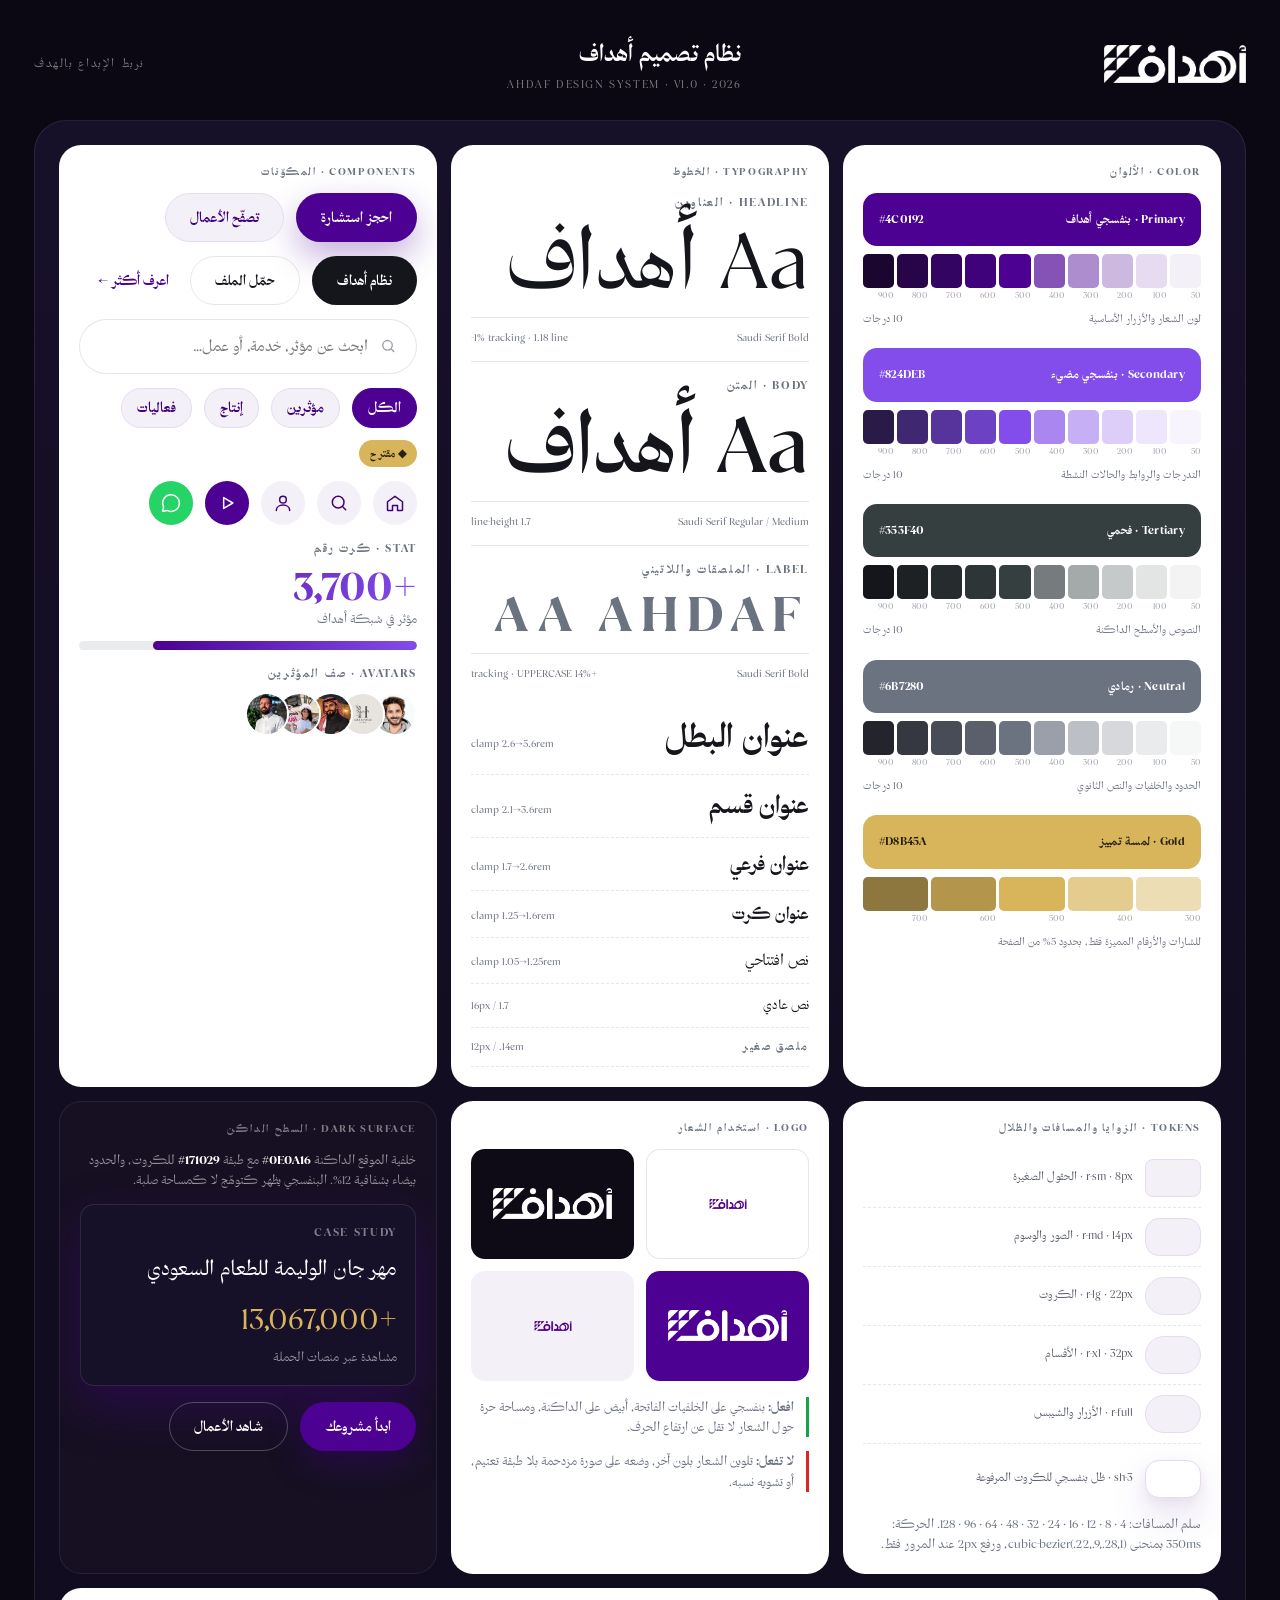
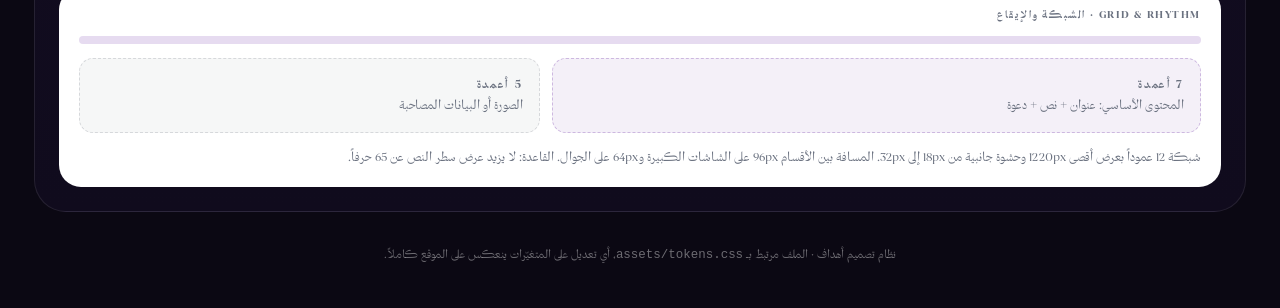
<file: design-system.html>
<!DOCTYPE html>
<html lang="ar" dir="rtl">
<head>
<meta charset="utf-8">
<meta name="viewport" content="width=device-width,initial-scale=1">
<title>نظام تصميم أهداف · Ahdaf Design System v1.0</title>
<link rel="icon" href="assets/ahdaf-logo-sm.png">
<link rel="stylesheet" href="assets/tokens.css">
<style>
  body{background:#0B0813;color:#fff;font-family:var(--font-body)}
  .shell{max-width:1320px;margin:0 auto;padding:clamp(16px,3vw,34px)}
  .top{display:flex;align-items:center;justify-content:space-between;gap:20px;flex-wrap:wrap;
       margin-bottom:26px}
  .top img{height:38px}
  .top .meta{font-family:var(--font-label);font-size:.72rem;letter-spacing:.14em;
             text-transform:uppercase;color:rgba(255,255,255,.45)}
  .frame{background:linear-gradient(180deg,#171029,#100B1D);border:1px solid rgba(255,255,255,.09);
         border-radius:var(--r-xl);padding:clamp(14px,2vw,24px)}
  .grid{display:grid;gap:14px;grid-template-columns:repeat(12,1fr)}
  .panel{background:#fff;color:var(--ink);border-radius:var(--r-lg);padding:20px;overflow:hidden}
  .panel.dark{background:#161022;color:#fff;border:1px solid rgba(255,255,255,.08)}
  .panel h3{font-family:var(--font-label);font-size:.7rem;letter-spacing:.14em;text-transform:uppercase;
            color:var(--n-500);font-weight:600;margin-bottom:14px}
  .panel.dark h3{color:rgba(255,255,255,.45)}
  .c4{grid-column:span 4}.c3{grid-column:span 3}.c6{grid-column:span 6}
  .c8{grid-column:span 8}.c12{grid-column:span 12}.c5{grid-column:span 5}.c7{grid-column:span 7}
  @media(max-width:900px){.c4,.c3,.c6,.c8,.c5,.c7{grid-column:span 12}}

  /* ألوان */
  .swatch span:last-child,.hex{direction:ltr;unicode-bidi:isolate}
  .swatch{border-radius:var(--r-md);padding:16px;color:#fff;display:flex;
          align-items:flex-start;justify-content:space-between;font-family:var(--font-label);
          font-size:.78rem;font-weight:600;letter-spacing:.02em}
  .ramp{display:flex;gap:3px;margin-top:8px}
  .ramp span{flex:1;height:34px;border-radius:5px;position:relative}
  .ramp span::after{content:attr(data-k);position:absolute;inset-inline-start:0;bottom:-16px;
                    font-size:.55rem;color:var(--n-400);font-family:var(--font-label)}
  .ramp-wrap{margin-bottom:20px}
  .hexrow{display:flex;justify-content:space-between;font-size:.68rem;color:var(--n-500);
          font-family:var(--font-label);margin-top:22px}

  /* خطوط */
  .aa{font-family:var(--font-display);font-size:5.4rem;line-height:1;margin:6px 0 4px}
  .aa.body{font-family:var(--font-body);font-weight:500}
  .aa.label{font-family:var(--font-label);font-size:3.4rem;font-weight:600}
  .fontmeta{display:flex;justify-content:space-between;font-family:var(--font-label);
            font-size:.7rem;color:var(--n-500);border-top:1px solid var(--line);padding-top:10px;margin-top:12px}
  .scale li{display:flex;justify-content:space-between;align-items:baseline;gap:16px;
            padding:9px 0;border-bottom:1px dashed var(--line)}
  .scale{list-style:none;margin:0;padding:0}
  .scale b{font-family:var(--font-display);font-weight:700}
  .scale code{font-family:var(--font-label);font-size:.68rem;color:var(--n-500);white-space:nowrap}

  .row{display:flex;flex-wrap:wrap;gap:12px;align-items:center}
  .stack{display:flex;flex-direction:column;gap:14px}
  .bar{height:9px;border-radius:var(--r-full);background:var(--n-100);overflow:hidden}
  .bar i{display:block;height:100%;border-radius:var(--r-full);background:linear-gradient(90deg,var(--p-500),var(--s-500))}
  .tokenbox{display:flex;align-items:center;gap:12px;padding:10px 0;border-bottom:1px dashed var(--line);
            font-family:var(--font-label);font-size:.74rem;color:var(--n-600)}
  .tokenbox .demo{width:56px;height:38px;background:var(--p-50);border:1px solid var(--p-100);flex:none}
  .stat{font-family:var(--font-display);font-size:2.6rem;font-weight:700;line-height:1;
        background:linear-gradient(120deg,var(--p-500),var(--s-500));-webkit-background-clip:text;
        background-clip:text;color:transparent}
  .avatars{display:flex}
  .avatars img{width:44px;height:44px;border-radius:50%;object-fit:cover;border:2.5px solid #fff;
               margin-inline-start:-12px}
  .avatars img:first-child{margin:0}
  .do{border-inline-start:3px solid #16A34A;padding-inline-start:12px}
  .dont{border-inline-start:3px solid #DC2626;padding-inline-start:12px}
  .logo-demo{display:grid;grid-template-columns:1fr 1fr;gap:12px}
  .logo-demo div{border-radius:var(--r-md);display:grid;place-items:center;padding:22px;min-height:110px}
  .note{font-size:.8rem;color:var(--n-500);line-height:1.6}
  .panel.dark .note{color:rgba(255,255,255,.55)}
  .grain{position:relative}
  .grain::after{content:'';position:absolute;inset:0;border-radius:inherit;pointer-events:none;
     background-image:radial-gradient(rgba(255,255,255,.5) .5px,transparent .5px);
     background-size:4px 4px;opacity:.14}
  footer{color:rgba(255,255,255,.4);font-size:.78rem;text-align:center;padding:32px 0 8px}
</style>
</head>
<body>
<div class="shell">

  <div class="top">
    <img src="assets/ahdaf-logo-white.png" alt="أهداف">
    <div>
      <div style="font-family:var(--font-display);font-size:1.5rem;font-weight:700">نظام تصميم أهداف</div>
      <div class="meta">Ahdaf Design System · v1.0 · 2026</div>
    </div>
    <div class="meta">نربط الإبداع بالهدف</div>
  </div>

  <div class="frame grain">
    <div class="grid">

      <!-- ================= الألوان ================= -->
      <section class="panel c4">
        <h3>Color · الألوان</h3>

        <div class="ramp-wrap">
          <div class="swatch" style="background:#4C0192"><span>Primary · بنفسجي أهداف</span><span>#4C0192</span></div>
          <div class="ramp">
            <span data-k="50" style="background:#F4F0F8"></span><span data-k="100" style="background:#E6DBF0"></span>
            <span data-k="200" style="background:#CDB8E0"></span><span data-k="300" style="background:#AE8DCE"></span>
            <span data-k="400" style="background:#8552B5"></span><span data-k="500" style="background:#4C0192"></span>
            <span data-k="600" style="background:#40027A"></span><span data-k="700" style="background:#340462"></span>
            <span data-k="800" style="background:#280549"></span><span data-k="900" style="background:#1B0630"></span>
          </div>
          <div class="hexrow"><span>لون الشعار والأزرار الأساسية</span><span>10 درجات</span></div>
        </div>

        <div class="ramp-wrap">
          <div class="swatch" style="background:#824DEB"><span>Secondary · بنفسجي مضيء</span><span>#824DEB</span></div>
          <div class="ramp">
            <span data-k="50" style="background:#F8F4FE"></span><span data-k="100" style="background:#EEE6FC"></span>
            <span data-k="200" style="background:#DCCDF9"></span><span data-k="300" style="background:#C7AFF6"></span>
            <span data-k="400" style="background:#AA86F1"></span><span data-k="500" style="background:#824DEB"></span>
            <span data-k="600" style="background:#6C41C3"></span><span data-k="700" style="background:#57349B"></span>
            <span data-k="800" style="background:#402771"></span><span data-k="900" style="background:#291A47"></span>
          </div>
          <div class="hexrow"><span>التدرجات والروابط والحالات النشطة</span><span>10 درجات</span></div>
        </div>

        <div class="ramp-wrap">
          <div class="swatch" style="background:#353F40"><span>Tertiary · فحمي</span><span>#353F40</span></div>
          <div class="ramp">
            <span data-k="50" style="background:#F3F3F4"></span><span data-k="100" style="background:#E3E4E4"></span>
            <span data-k="200" style="background:#C6C9CA"></span><span data-k="300" style="background:#A4A9A9"></span>
            <span data-k="400" style="background:#767C7D"></span><span data-k="500" style="background:#353F40"></span>
            <span data-k="600" style="background:#2D3537"></span><span data-k="700" style="background:#262B2E"></span>
            <span data-k="800" style="background:#1D2124"></span><span data-k="900" style="background:#15161B"></span>
          </div>
          <div class="hexrow"><span>النصوص والأسطح الداكنة</span><span>10 درجات</span></div>
        </div>

        <div class="ramp-wrap">
          <div class="swatch" style="background:#6B7280"><span>Neutral · رمادي</span><span>#6B7280</span></div>
          <div class="ramp">
            <span data-k="50" style="background:#F6F7F7"></span><span data-k="100" style="background:#EAEBED"></span>
            <span data-k="200" style="background:#D6D8DB"></span><span data-k="300" style="background:#BCC0C6"></span>
            <span data-k="400" style="background:#9A9FA9"></span><span data-k="500" style="background:#6B7280"></span>
            <span data-k="600" style="background:#5A5F6B"></span><span data-k="700" style="background:#484C57"></span>
            <span data-k="800" style="background:#363841"></span><span data-k="900" style="background:#23242C"></span>
          </div>
          <div class="hexrow"><span>الحدود والخلفيات والنص الثانوي</span><span>10 درجات</span></div>
        </div>

        <div class="ramp-wrap" style="margin-bottom:0">
          <div class="swatch" style="background:#D8B45A;color:#2a2210"><span>Gold · لمسة تمييز</span><span>#D8B45A</span></div>
          <div class="ramp">
            <span data-k="300" style="background:#EDDDB5"></span><span data-k="400" style="background:#E4CC8F"></span>
            <span data-k="500" style="background:#D8B45A"></span><span data-k="600" style="background:#B3954C"></span>
            <span data-k="700" style="background:#8E763F"></span>
          </div>
          <div class="hexrow"><span>للشارات والأرقام المميزة فقط، بحدود 5% من الصفحة</span><span></span></div>
        </div>
      </section>

      <!-- ================= الخطوط ================= -->
      <section class="panel c4">
        <h3>Typography · الخطوط</h3>

        <div style="border-bottom:1px solid var(--line);padding-bottom:14px;margin-bottom:14px">
          <div class="label">Headline · العناوين</div>
          <div class="aa">Aa أهداف</div>
          <div class="fontmeta"><span>Saudi Serif Bold</span><span>‎-1% tracking · 1.18 line</span></div>
        </div>

        <div style="border-bottom:1px solid var(--line);padding-bottom:14px;margin-bottom:14px">
          <div class="label">Body · المتن</div>
          <div class="aa body">Aa أهداف</div>
          <div class="fontmeta"><span>Saudi Serif Regular / Medium</span><span>1.7 line-height</span></div>
        </div>

        <div style="margin-bottom:16px">
          <div class="label">Label · الملصقات واللاتيني</div>
          <div class="aa label">Aa Ahdaf</div>
          <div class="fontmeta"><span>Saudi Serif Bold</span><span>+14% tracking · UPPERCASE</span></div>
        </div>

        <ul class="scale">
          <li><b style="font-size:2.1rem">عنوان البطل</b><code>clamp 2.6→5.6rem</code></li>
          <li><b style="font-size:1.6rem">عنوان قسم</b><code>clamp 2.1→3.6rem</code></li>
          <li><b style="font-size:1.25rem">عنوان فرعي</b><code>clamp 1.7→2.6rem</code></li>
          <li><b style="font-size:1.05rem">عنوان كرت</b><code>clamp 1.25→1.6rem</code></li>
          <li><span style="font-family:var(--font-body)">نص افتتاحي</span><code>clamp 1.05→1.25rem</code></li>
          <li><span style="font-family:var(--font-body);font-size:.9rem">نص عادي</span><code>16px / 1.7</code></li>
          <li><span class="label">ملصق صغير</span><code>12px / .14em</code></li>
        </ul>
      </section>

      <!-- ================= المكوّنات ================= -->
      <section class="panel c4">
        <h3>Components · المكوّنات</h3>
        <div class="stack">
          <div class="row">
            <button class="btn btn-primary">احجز استشارة</button>
            <button class="btn btn-secondary">تصفّح الأعمال</button>
          </div>
          <div class="row">
            <button class="btn btn-inverted">نظام أهداف</button>
            <button class="btn btn-outlined">حمّل الملف</button>
            <button class="btn btn-ghost">اعرف أكثر ←</button>
          </div>

          <div class="field">
            <svg width="18" height="18" viewBox="0 0 24 24" fill="none" stroke="#9A9FA9" stroke-width="2"><circle cx="11" cy="11" r="7"/><path d="m20 20-3.5-3.5" stroke-linecap="round"/></svg>
            <input placeholder="ابحث عن مؤثر، خدمة، أو عمل…">
          </div>

          <div class="row">
            <span class="chip is-on">الكل</span>
            <span class="chip">مؤثرين</span>
            <span class="chip">إنتاج</span>
            <span class="chip">فعاليات</span>
            <span class="badge-idea">◆ مقترح</span>
          </div>

          <div class="row">
            <button class="iconbtn" aria-label="الرئيسية"><svg viewBox="0 0 24 24"><path d="M3 10.5 12 4l9 6.5V20a1 1 0 0 1-1 1h-5v-6H9v6H4a1 1 0 0 1-1-1z"/></svg></button>
            <button class="iconbtn" aria-label="بحث"><svg viewBox="0 0 24 24"><circle cx="11" cy="11" r="7"/><path d="m20 20-3.5-3.5"/></svg></button>
            <button class="iconbtn" aria-label="الحساب"><svg viewBox="0 0 24 24"><circle cx="12" cy="8" r="4"/><path d="M4 21c0-4 3.6-6.5 8-6.5s8 2.5 8 6.5"/></svg></button>
            <button class="iconbtn" style="background:var(--brand);color:#fff" aria-label="تشغيل"><svg viewBox="0 0 24 24" fill="currentColor" stroke="none"><path d="M8 5.5v13l11-6.5z"/></svg></button>
            <button class="iconbtn" style="background:#25D366;color:#fff" aria-label="محادثة"><svg viewBox="0 0 24 24"><path d="M2.992 16.342a2 2 0 0 1 .094 1.167l-1.065 3.29a1 1 0 0 0 1.236 1.168l3.412-.943a2 2 0 0 1 1.099.092 10 10 0 1 0-4.776-4.774"/></svg></button>
          </div>

          <div>
            <div class="label" style="margin-bottom:8px">Stat · كرت رقم</div>
            <div class="stat">+3,700</div>
            <div class="note">مؤثر في شبكة أهداف</div>
            <div class="bar" style="margin-top:12px"><i style="width:78%"></i></div>
          </div>

          <div>
            <div class="label" style="margin-bottom:8px">Avatars · صف المؤثرين</div>
            <div class="avatars">
              <img src="assets/avatars/az_binfahad.jpg" alt=""><img src="assets/avatars/hind_alfawzan.jpg" alt="">
              <img src="assets/avatars/e5bll.jpg" alt=""><img src="assets/avatars/arwa_naseer.jpg" alt="">
              <img src="assets/avatars/ibrahimbasha.jpg" alt="">
            </div>
          </div>
        </div>
      </section>

      <!-- ================= التوكنز ================= -->
      <section class="panel c4">
        <h3>Tokens · الزوايا والمسافات والظلال</h3>
        <div class="tokenbox"><span class="demo" style="border-radius:8px"></span> r-sm · 8px · الحقول الصغيرة</div>
        <div class="tokenbox"><span class="demo" style="border-radius:14px"></span> r-md · 14px · الصور والوسوم</div>
        <div class="tokenbox"><span class="demo" style="border-radius:22px"></span> r-lg · 22px · الكروت</div>
        <div class="tokenbox"><span class="demo" style="border-radius:32px"></span> r-xl · 32px · الأقسام</div>
        <div class="tokenbox"><span class="demo" style="border-radius:999px"></span> r-full · الأزرار والشيبس</div>
        <div class="tokenbox" style="border:0;padding-top:16px">
          <span class="demo" style="border-radius:14px;box-shadow:var(--sh-3);background:#fff"></span> sh-3 · ظل بنفسجي للكروت المرفوعة
        </div>
        <div class="note" style="margin-top:6px">
          سلم المسافات: 4 · 8 · 12 · 16 · 24 · 32 · 48 · 64 · 96 · 128. الحركة: 350ms بمنحنى
          <code style="font-family:var(--font-label)">cubic-bezier(.22,.9,.28,1)</code>، ورفع 2px عند المرور فقط.
        </div>
      </section>

      <!-- ================= الشعار ================= -->
      <section class="panel c4">
        <h3>Logo · استخدام الشعار</h3>
        <div class="logo-demo">
          <div style="background:#fff;border:1px solid var(--line)"><img src="assets/ahdaf-logo.png" style="max-height:44px;width:auto" alt=""></div>
          <div style="background:#0E0A16"><img src="assets/ahdaf-logo-white.png" style="max-height:44px;width:auto" alt=""></div>
          <div style="background:var(--p-500)"><img src="assets/ahdaf-logo-white.png" style="max-height:44px;width:auto" alt=""></div>
          <div style="background:var(--p-50)"><img src="assets/ahdaf-logo.png" style="max-height:44px;width:auto" alt=""></div>
        </div>
        <div class="stack" style="margin-top:16px">
          <div class="do note"><b>افعل:</b> بنفسجي على الخلفيات الفاتحة، أبيض على الداكنة، ومساحة حرة حول الشعار لا تقل عن ارتفاع الحرف.</div>
          <div class="dont note"><b>لا تفعل:</b> تلوين الشعار بلون آخر، وضعه على صورة مزدحمة بلا طبقة تعتيم، أو تشويه نسبه.</div>
        </div>
      </section>

      <!-- ================= الوضع الداكن ================= -->
      <section class="panel dark c4">
        <h3>Dark Surface · السطح الداكن</h3>
        <div class="note" style="margin-bottom:14px">
          خلفية الموقع الداكنة <b class="hex" style="color:#fff">#0E0A16</b> مع طبقة <b class="hex" style="color:#fff">#171029</b> للكروت،
          والحدود بيضاء بشفافية 12%. البنفسجي يظهر كتوهّج لا كمساحة صلبة.
        </div>
        <div style="background:#171029;border:1px solid rgba(255,255,255,.1);border-radius:var(--r-md);
                    padding:18px;box-shadow:0 20px 50px rgba(76,1,146,.35)">
          <div class="label" style="color:rgba(255,255,255,.45)">CASE STUDY</div>
          <div style="font-family:var(--font-display);font-size:1.35rem;margin:6px 0">مهرجان الوليمة للطعام السعودي</div>
          <div style="font-family:var(--font-display);font-size:2rem;color:var(--g-500)">+13,067,000</div>
          <div class="note">مشاهدة عبر منصات الحملة</div>
        </div>
        <div class="row" style="margin-top:16px">
          <button class="btn btn-primary">ابدأ مشروعك</button>
          <button class="btn btn-outlined" style="color:#fff;border-color:rgba(255,255,255,.25)">شاهد الأعمال</button>
        </div>
      </section>

      <!-- ================= الشبكة ================= -->
      <section class="panel c12">
        <h3>Grid & Rhythm · الشبكة والإيقاع</h3>
        <div style="display:grid;grid-template-columns:repeat(12,1fr);gap:12px;margin-bottom:14px">
          <div style="grid-column:span 12;height:8px;background:var(--p-100);border-radius:4px"></div>
        </div>
        <div style="display:grid;grid-template-columns:repeat(12,1fr);gap:12px">
          <div style="grid-column:span 7;background:var(--p-50);border:1px dashed var(--p-200);border-radius:var(--r-md);padding:16px">
            <div class="label">7 أعمدة</div><div class="note">المحتوى الأساسي: عنوان + نص + دعوة</div>
          </div>
          <div style="grid-column:span 5;background:var(--n-50);border:1px dashed var(--n-200);border-radius:var(--r-md);padding:16px">
            <div class="label">5 أعمدة</div><div class="note">الصورة أو البيانات المصاحبة</div>
          </div>
        </div>
        <div class="note" style="margin-top:14px">
          شبكة 12 عموداً بعرض أقصى 1220px وحشوة جانبية من 18px إلى 32px. المسافة بين الأقسام 96px على الشاشات
          الكبيرة و64px على الجوال. القاعدة: لا يزيد عرض سطر النص عن 65 حرفاً.
        </div>
      </section>

    </div>
  </div>

  <footer>نظام تصميم أهداف · الملف مرتبط بـ <code>assets/tokens.css</code>، أي تعديل على المتغيّرات ينعكس على الموقع كاملاً.</footer>
</div>
</body>
</html>
</file>
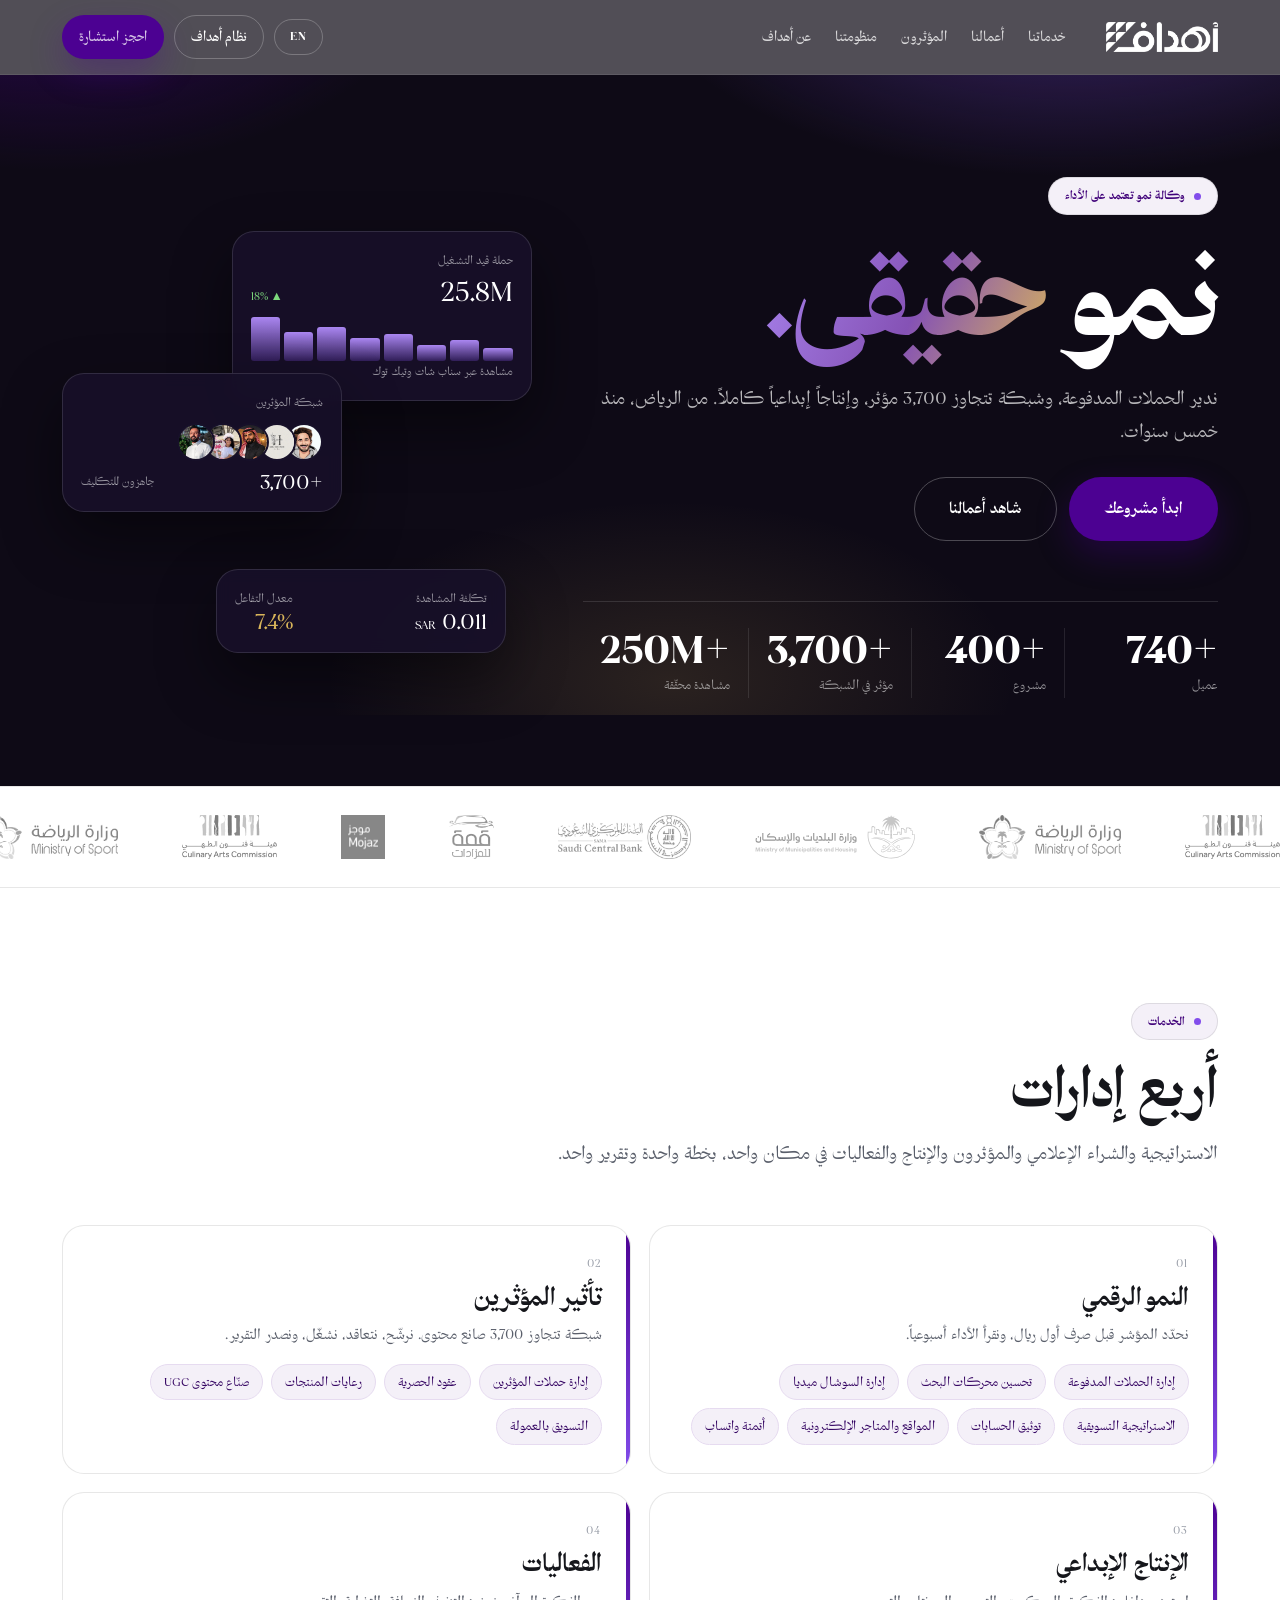
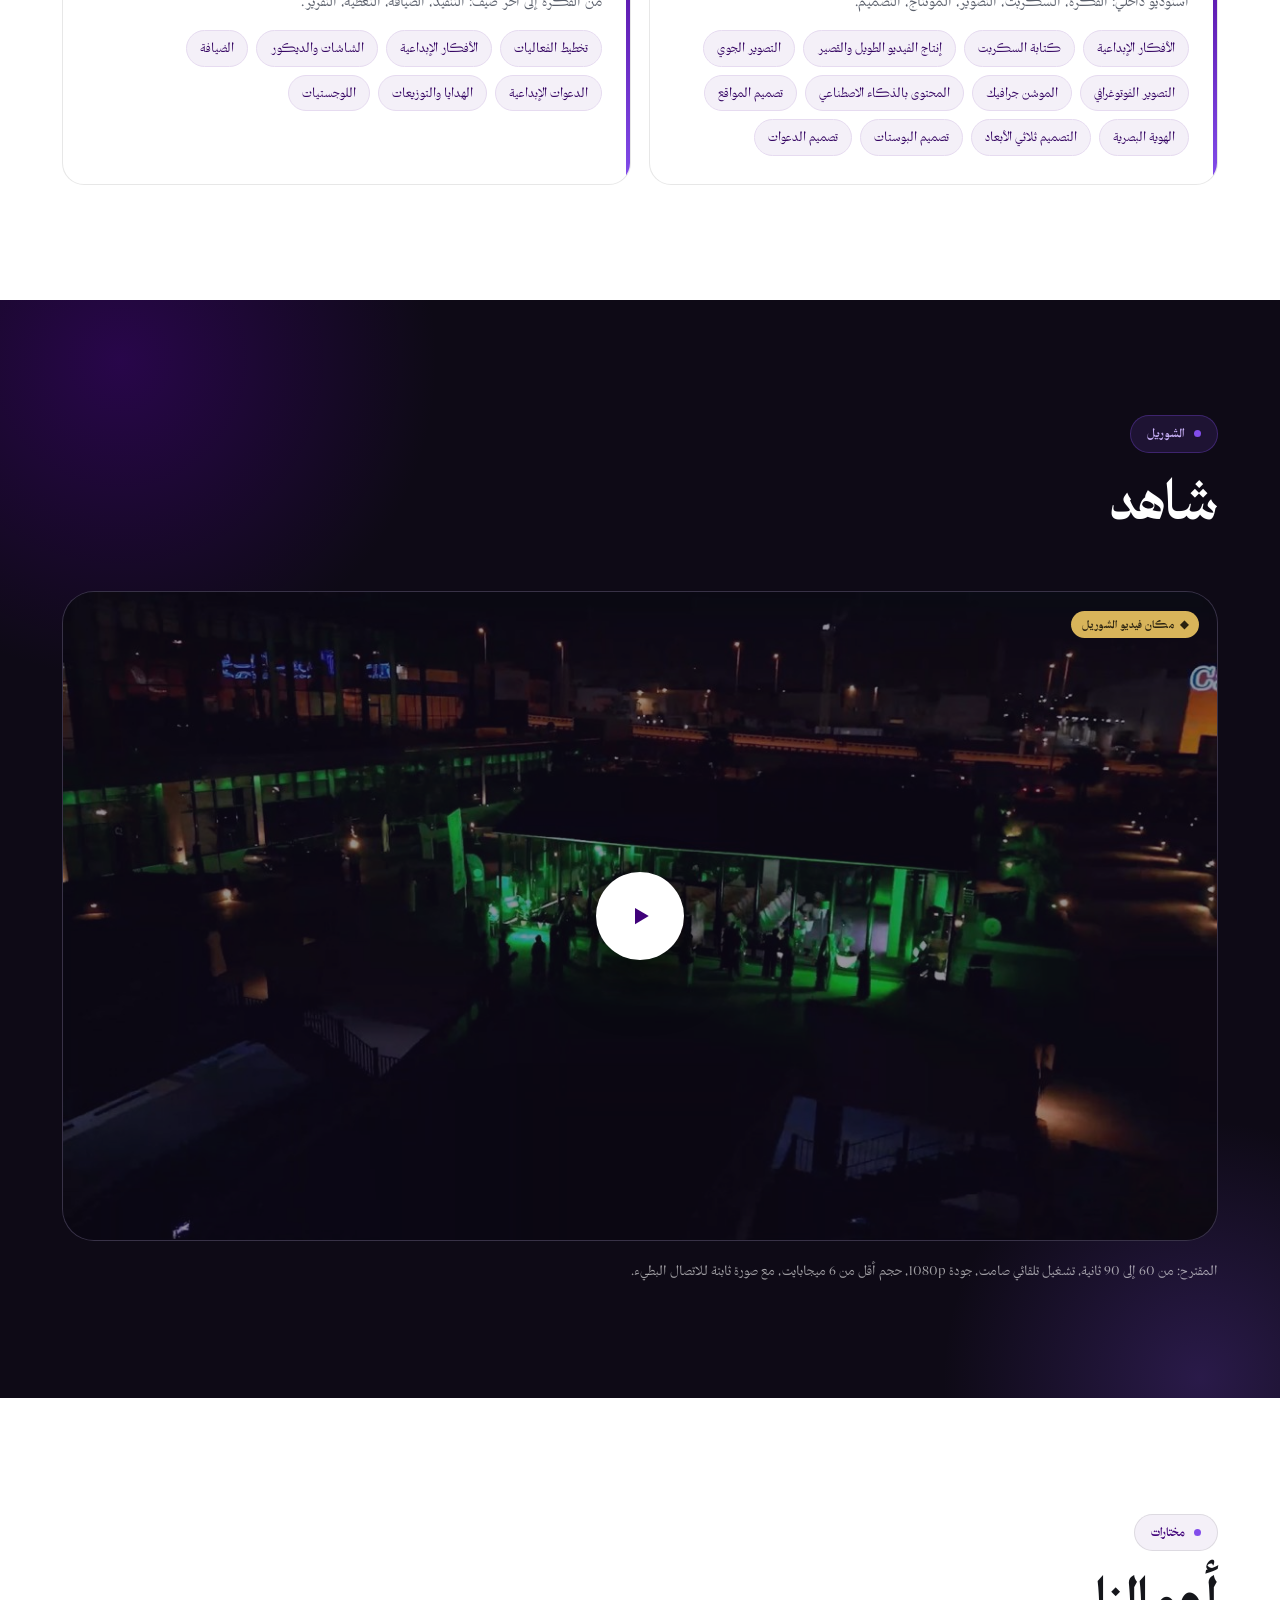
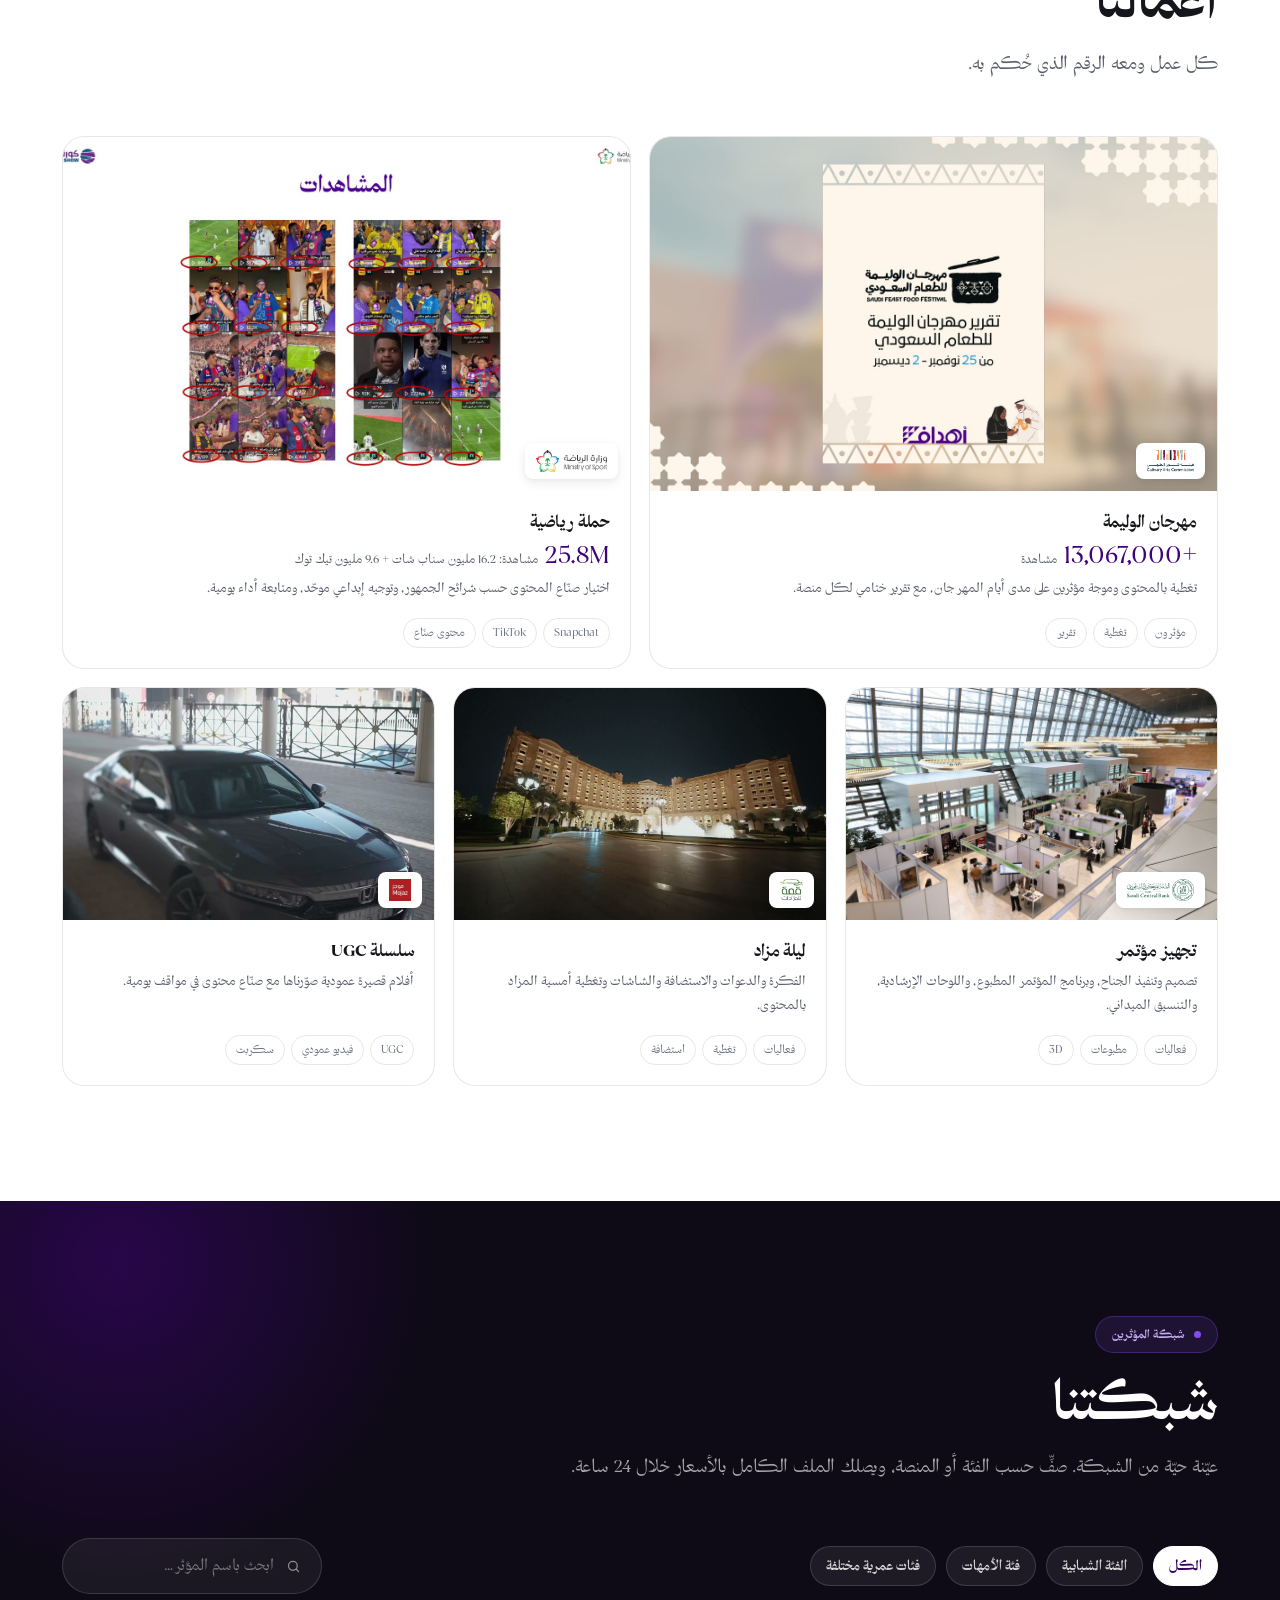
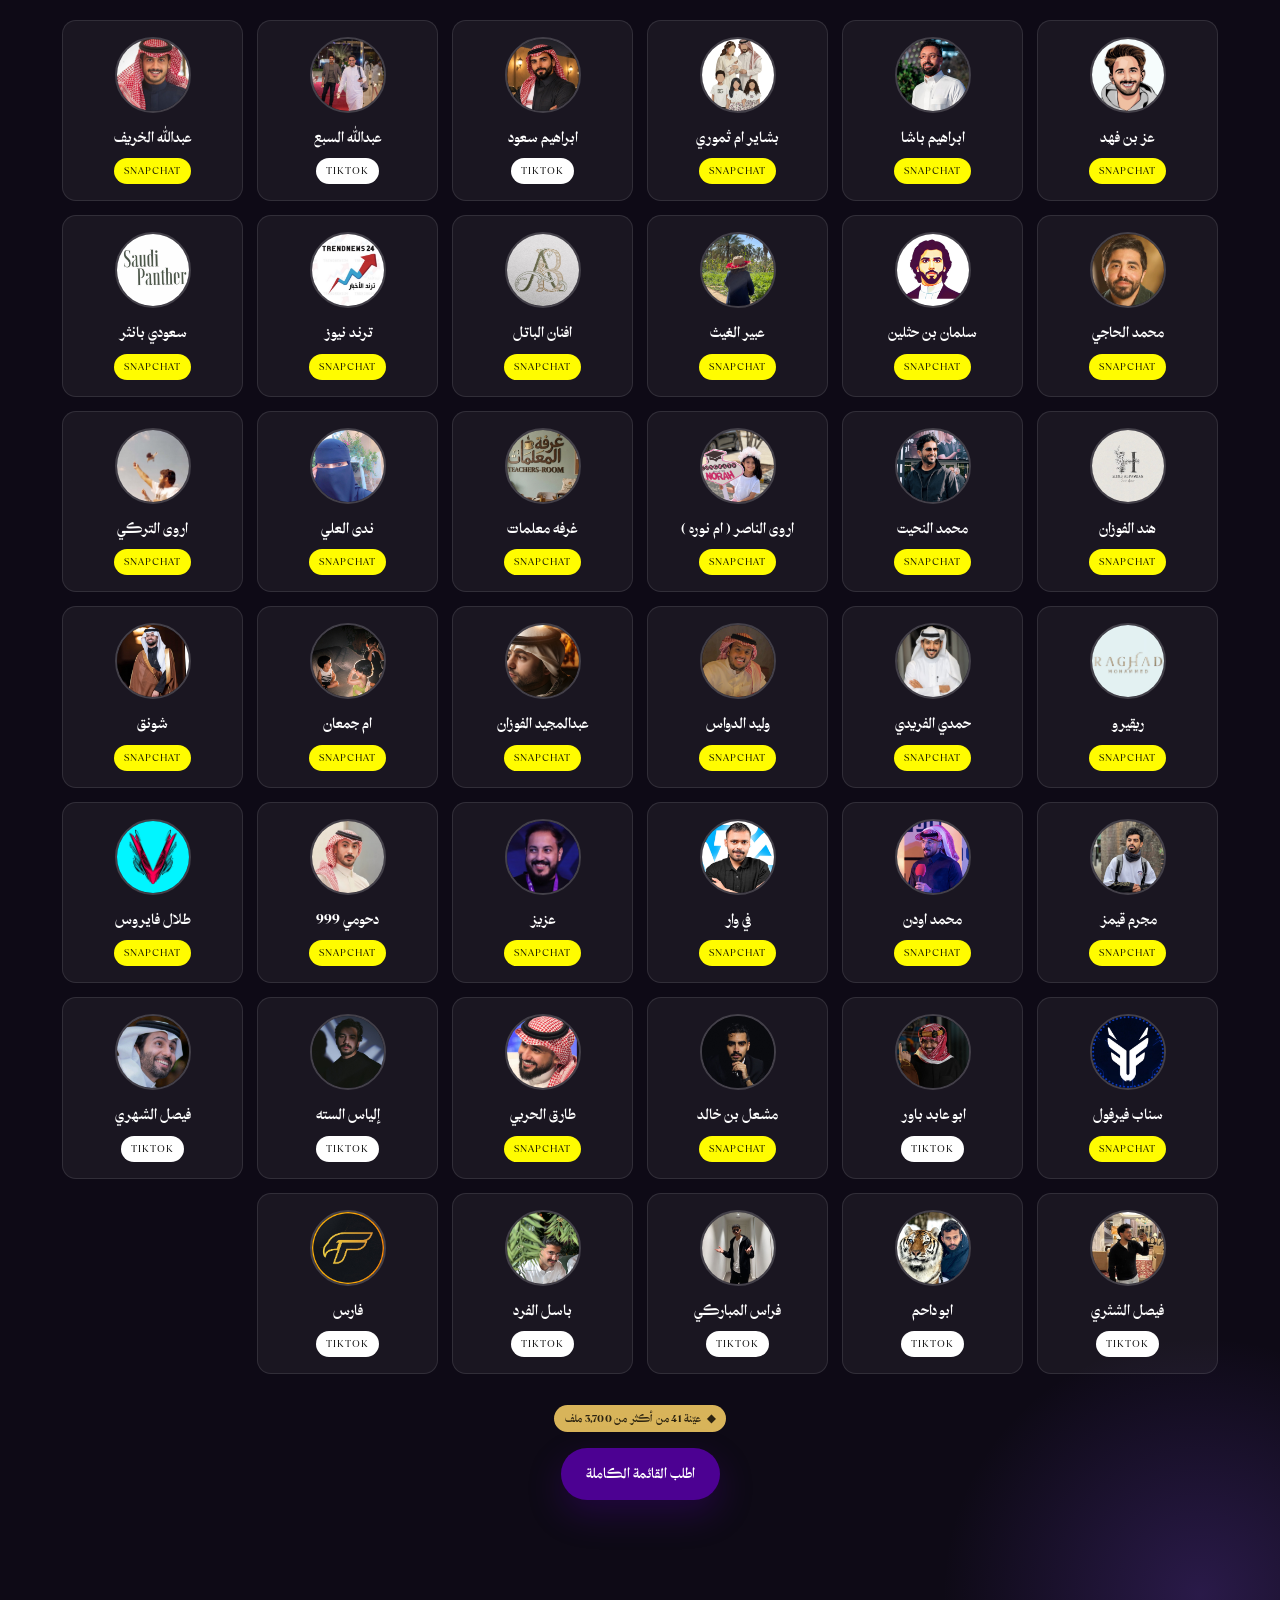
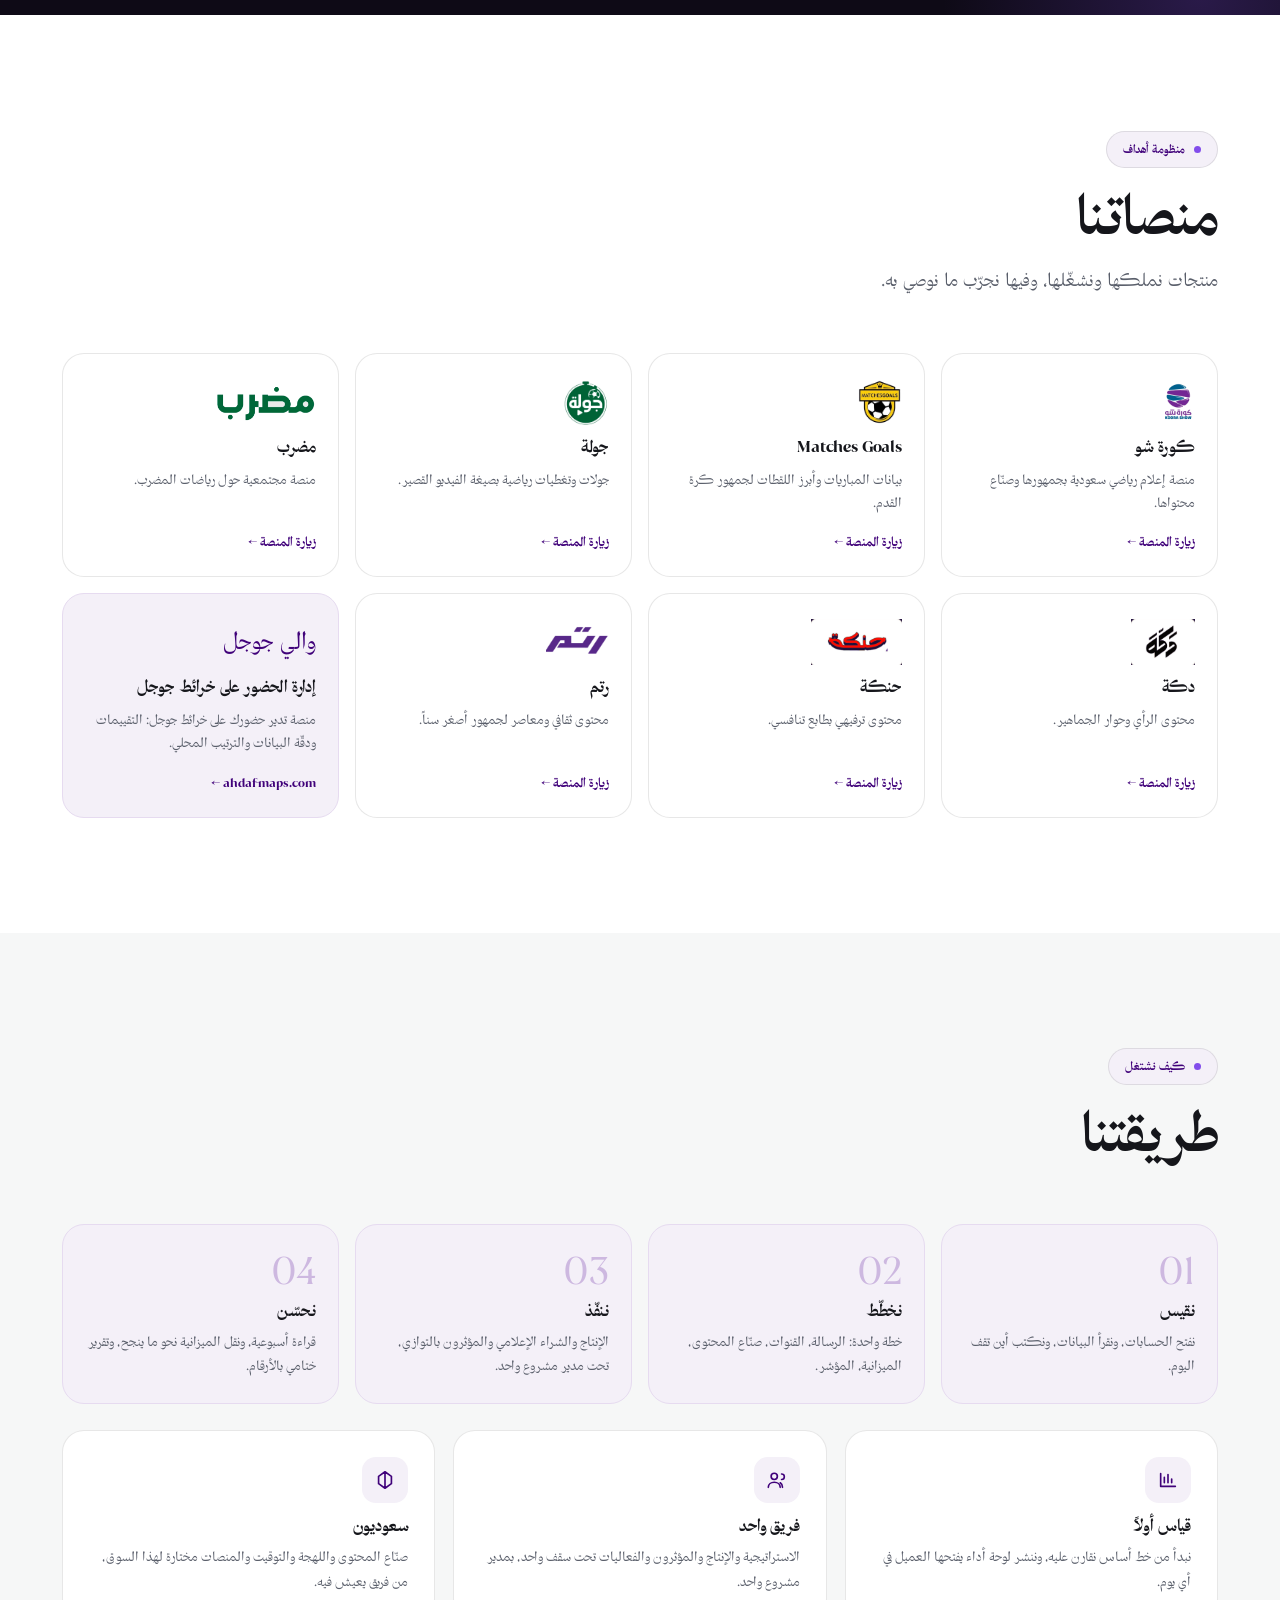
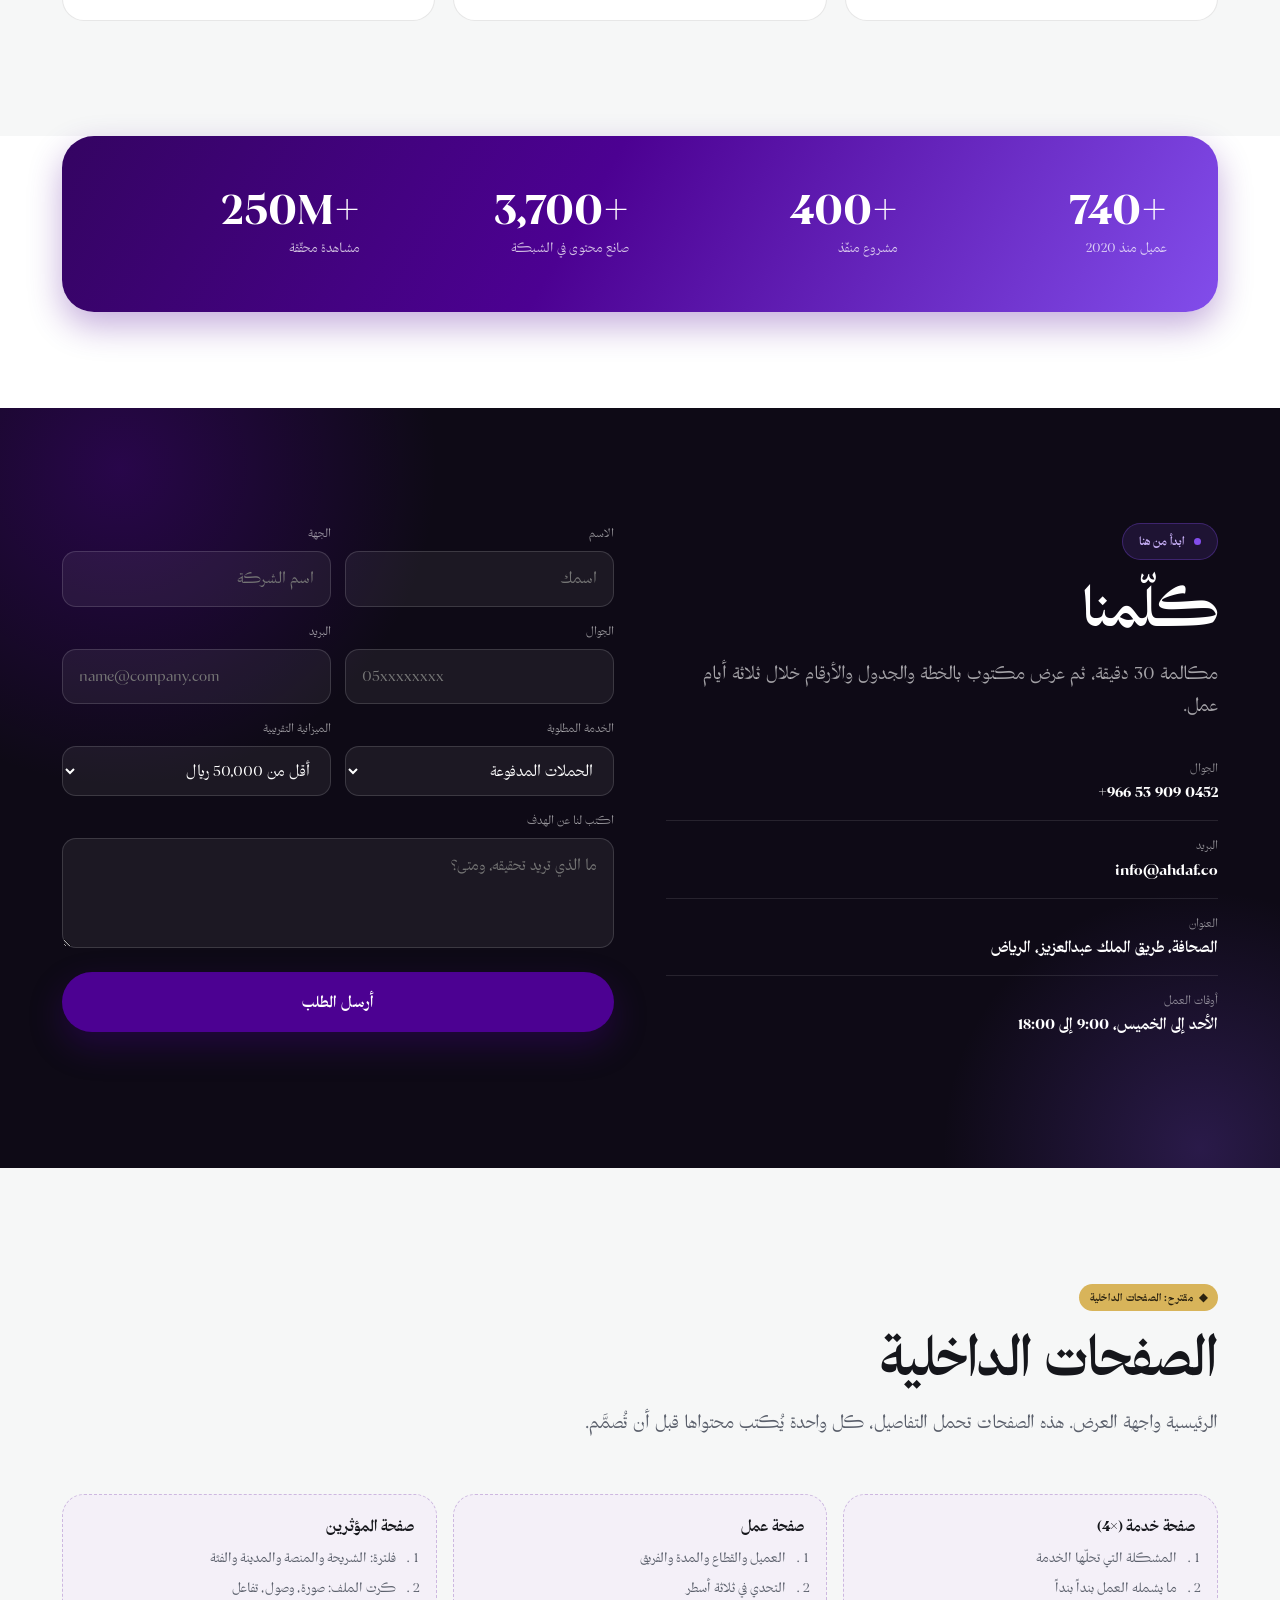
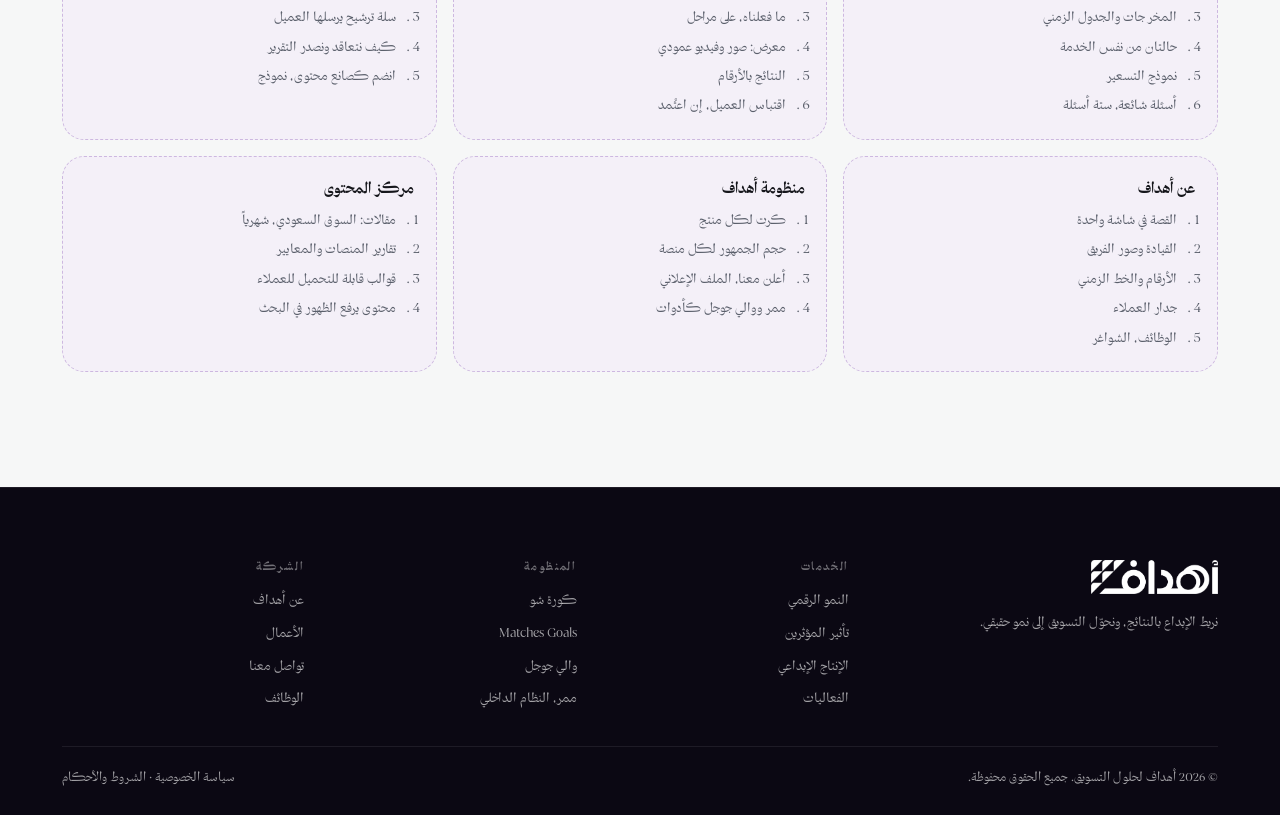
<file: site-v1.html>
<!DOCTYPE html>
<html lang="ar" dir="rtl">
<head>
<meta charset="utf-8">
<meta name="viewport" content="width=device-width,initial-scale=1">
<title>أهداف · نربط الإبداع بالهدف</title>
<link rel="icon" href="assets/ahdaf-logo-sm.png">
<link rel="preconnect" href="https://fonts.googleapis.com">
<link rel="preconnect" href="https://fonts.gstatic.com" crossorigin>
<link href="https://fonts.googleapis.com/css2?family=IBM+Plex+Sans+Arabic:wght@300;400;500;600;700&family=Inter:wght@400;500;600;700;800&display=swap" rel="stylesheet">
<link rel="stylesheet" href="assets/tokens.css">
<style>
/* ================= أساسيات ================= */
body{background:var(--paper)}
section{position:relative}
.sec{padding:clamp(64px,9vw,120px) 0}
.dark-sec{background:var(--dark);color:#fff;overflow:hidden}
/* هالة بنفسجية محيطة، مستوحاة من مخرجات Stitch */
.dark-sec::before{content:'';position:absolute;width:640px;height:640px;border-radius:50%;
  top:-260px;inset-inline-end:-200px;pointer-events:none;
  background:radial-gradient(circle,rgba(76,1,146,.42) 0%,rgba(14,10,22,0) 70%)}
.dark-sec::after{content:'';position:absolute;width:520px;height:520px;border-radius:50%;
  bottom:-240px;inset-inline-start:-180px;pointer-events:none;
  background:radial-gradient(circle,rgba(130,77,235,.24) 0%,rgba(14,10,22,0) 70%)}
.dark-sec .wrap{position:relative;z-index:1}
.dark-sec .label{color:rgba(255,255,255,.45)}
.eyebrow{display:inline-flex;align-items:center;gap:9px;padding:7px 16px;border-radius:var(--r-full);
  border:1px solid var(--line);font-size:.78rem;font-weight:600;color:var(--p-600);background:var(--p-50)}
.dark-sec .eyebrow{background:rgba(130,77,235,.14);border-color:rgba(130,77,235,.32);color:#C7AFF6}
.eyebrow i{width:7px;height:7px;border-radius:50%;background:var(--s-500);display:block}
.sec-head{max-width:720px;margin-bottom:clamp(32px,5vw,56px)}
.sec-head h2{font-size:var(--fs-h1);margin:16px 0 14px}
.sec-head p{color:var(--ink-2);font-size:var(--fs-lead)}
.dark-sec .sec-head p{color:rgba(255,255,255,.62)}
.grad-text{background:linear-gradient(115deg,var(--s-400),var(--p-400) 55%,var(--g-500));
  -webkit-background-clip:text;background-clip:text;color:transparent}

/* ================= الهيدر ================= */
header{position:sticky;top:0;z-index:60;background:rgba(14,10,22,.72);backdrop-filter:blur(14px);
  border-bottom:1px solid rgba(255,255,255,.08)}
header.scrolled{background:rgba(14,10,22,.94)}
.nav{display:flex;align-items:center;gap:22px;height:74px}
.nav .logo img{height:30px;width:auto}
.nav ul{display:flex;gap:24px;list-style:none;margin:0;padding:0;margin-inline-start:18px}
.nav a{color:rgba(255,255,255,.78);font-size:.9rem;font-weight:500;transition:color .25s}
.nav a:hover{color:#fff}
.nav .spacer{flex:1}
.nav-actions{display:flex;align-items:center;gap:10px}
.lang{background:transparent;border:1px solid rgba(255,255,255,.24);color:#fff;border-radius:var(--r-full);
  padding:8px 15px;font-size:.78rem;font-weight:700;cursor:pointer;font-family:var(--font-label);letter-spacing:.06em}
.lang:hover{background:rgba(255,255,255,.1)}
.burger{display:none;background:none;border:0;color:#fff;cursor:pointer}
@media(max-width:1000px){
  .nav ul{display:none}
  .burger{display:block}
  .nav-actions .btn-outlined{display:none}
}
.mobile-menu{display:none;border-top:1px solid rgba(255,255,255,.08);padding:14px 0 22px}
.mobile-menu.open{display:block}
.mobile-menu a{display:block;color:rgba(255,255,255,.85);padding:11px 0;font-size:1rem;
  border-bottom:1px solid rgba(255,255,255,.06)}

/* ================= البطل ================= */
.hero{background:var(--dark);color:#fff;overflow:hidden;padding:clamp(56px,8vw,104px) 0 clamp(48px,7vw,88px)}
.hero::before{content:'';position:absolute;inset:-30% -10% auto -10%;height:120%;pointer-events:none;
  background:
    radial-gradient(46% 40% at 78% 12%,rgba(130,77,235,.42),transparent 62%),
    radial-gradient(40% 44% at 12% 8%,rgba(76,1,146,.55),transparent 64%),
    radial-gradient(34% 32% at 52% 96%,rgba(216,180,90,.14),transparent 66%)}
.hero::after{content:'';position:absolute;inset:0;pointer-events:none;opacity:.16;
  background-image:radial-gradient(rgba(255,255,255,.55) .5px,transparent .5px);background-size:4px 4px}
.hero .wrap{position:relative;z-index:2}
.hero-grid{display:grid;grid-template-columns:1.15fr .85fr;gap:clamp(28px,4vw,56px);align-items:center}
@media(max-width:980px){.hero-grid{grid-template-columns:1fr}}
.hero h1{font-size:clamp(3.6rem,10vw,8.6rem);margin:18px 0 24px;letter-spacing:-.03em;line-height:.98}
.hero p.lead{font-size:var(--fs-lead);color:rgba(255,255,255,.7);max-width:56ch}
.hero-cta{display:flex;gap:12px;flex-wrap:wrap;margin-top:30px}
.hero-cta .btn-outlined{color:#fff;border-color:rgba(255,255,255,.26)}
.hero-cta .btn-outlined:hover{background:rgba(255,255,255,.08)}
.stats{display:grid;grid-template-columns:repeat(4,1fr);gap:0;margin-top:clamp(38px,5vw,60px);
  border-top:1px solid rgba(255,255,255,.12);padding-top:26px}
.stats>div{padding-inline:18px;border-inline-start:1px solid rgba(255,255,255,.1)}
.stats>div:first-child{border:0;padding-inline-start:0}
@media(max-width:680px){.stats{grid-template-columns:repeat(2,1fr);row-gap:20px}
  .stats>div:nth-child(3){border-inline-start:0;padding-inline-start:0}}
.stats b{display:block;font-family:var(--font-display);font-size:clamp(1.7rem,3.4vw,2.7rem);line-height:1}
.stats span{font-size:.82rem;color:rgba(255,255,255,.55)}

/* بطاقات البطل العائمة */
.float-stack{position:relative;min-height:430px}
@media(max-width:980px){.float-stack{min-height:340px;margin-top:16px}}
.fcard{position:absolute;background:rgba(23,16,41,.92);border:1px solid rgba(255,255,255,.12);
  border-radius:var(--r-lg);padding:18px;backdrop-filter:blur(8px);box-shadow:0 26px 60px rgba(0,0,0,.45)}
.fcard-1{inset-inline-start:0;top:8px;width:min(300px,86%);animation:float1 7s ease-in-out infinite}
.fcard-2{inset-inline-end:0;top:150px;width:min(280px,80%);animation:float2 9s ease-in-out infinite}
.fcard-3{inset-inline-start:26px;bottom:0;width:min(290px,84%);animation:float1 8s ease-in-out infinite .6s}
@keyframes float1{0%,100%{transform:translateY(0)}50%{transform:translateY(-12px)}}
@keyframes float2{0%,100%{transform:translateY(0)}50%{transform:translateY(14px)}}
.fcard .row{display:flex;align-items:center;gap:10px}
.fcard .k{font-family:var(--font-display);font-size:1.9rem;line-height:1}
.fcard .t{font-size:.78rem;color:rgba(255,255,255,.55)}
.avatars{display:flex}
.avatars img{width:38px;height:38px;border-radius:50%;object-fit:cover;border:2px solid #171029;margin-inline-start:-11px}
.avatars img:first-child{margin:0}
.spark{display:flex;align-items:flex-end;gap:4px;height:44px;margin-top:10px}
.spark i{flex:1;background:linear-gradient(180deg,var(--s-400),rgba(130,77,235,.25));border-radius:3px}

/* ================= شريط العملاء ================= */
.marquee{overflow:hidden;border-block:1px solid var(--line);padding:28px 0;background:#fff}
.marquee-track{display:flex;gap:64px;width:max-content;animation:slide 32s linear infinite}
.marquee:hover .marquee-track{animation-play-state:paused}
@keyframes slide{from{transform:translateX(0)}to{transform:translateX(-50%)}}
.marquee img{height:44px;width:auto;object-fit:contain;filter:grayscale(1);opacity:.62;
  transition:filter .3s,opacity .3s}
.marquee img:hover{filter:none;opacity:1}

/* ================= الخدمات ================= */
.svc-grid{display:grid;grid-template-columns:repeat(2,1fr);gap:18px}
@media(max-width:860px){.svc-grid{grid-template-columns:1fr}}
.svc{padding:28px;border-radius:var(--r-lg);border:1px solid var(--line);background:var(--paper);
  position:relative;overflow:hidden;transition:transform var(--dur) var(--ease),box-shadow var(--dur) var(--ease)}
.svc:hover{transform:translateY(-4px);box-shadow:var(--sh-3)}
.svc::before{content:'';position:absolute;inset-inline-start:0;top:0;bottom:0;width:4px;
  background:linear-gradient(180deg,var(--p-500),var(--s-500))}
.svc .no{font-family:var(--font-label);font-size:.72rem;color:var(--n-400);letter-spacing:.14em}
.svc h3{font-size:var(--fs-h3);margin:8px 0 10px}
.svc p{color:var(--ink-2);font-size:.94rem;margin-bottom:16px}
.svc ul{list-style:none;padding:0;margin:0;display:flex;flex-wrap:wrap;gap:8px}
.svc li{font-size:.83rem;background:var(--p-50);color:var(--p-700);border:1px solid var(--p-100);
  padding:6px 13px;border-radius:var(--r-full)}

/* ================= الشوريل ================= */
.reel{position:relative;border-radius:var(--r-xl);overflow:hidden;aspect-ratio:16/9;
  border:1px solid rgba(255,255,255,.14);background:#171029}
.reel img{width:100%;height:100%;object-fit:cover;opacity:.55}
.reel .play{position:absolute;inset:0;display:grid;place-items:center}
.reel .play button{width:88px;height:88px;border-radius:50%;border:0;cursor:pointer;background:#fff;
  color:var(--p-600);display:grid;place-items:center;box-shadow:0 20px 50px rgba(0,0,0,.5);
  transition:transform var(--dur) var(--ease)}
.reel .play button:hover{transform:scale(1.08)}
.reel .tag{position:absolute;inset-block-start:18px;inset-inline-start:18px}
.reel-note{display:flex;gap:14px;flex-wrap:wrap;margin-top:18px;color:rgba(255,255,255,.6);font-size:.88rem}

/* ================= الأعمال ================= */
.work-grid{display:grid;grid-template-columns:repeat(6,1fr);gap:18px}
.work{grid-column:span 2;border-radius:var(--r-lg);overflow:hidden;border:1px solid var(--line);
  background:var(--paper);display:flex;flex-direction:column;
  transition:transform var(--dur) var(--ease),box-shadow var(--dur) var(--ease)}
.work:hover{transform:translateY(-5px);box-shadow:var(--sh-3)}
.work.wide{grid-column:span 3}
@media(max-width:900px){.work,.work.wide{grid-column:span 6}}
.work .ph{aspect-ratio:16/10;overflow:hidden;background:var(--n-100);position:relative}
.work .ph img{width:100%;height:100%;object-fit:cover;transition:transform .6s var(--ease)}
.work:hover .ph img{transform:scale(1.05)}
.work .brand{position:absolute;inset-block-end:12px;inset-inline-start:12px;background:#fff;border-radius:var(--r-sm);
  padding:7px 11px;box-shadow:var(--sh-2)}
.work .brand img{height:22px;width:auto;object-fit:contain}
.work .body{padding:20px;display:flex;flex-direction:column;gap:8px;flex:1}
.work h3{font-size:1.15rem}
.work .metric{font-family:var(--font-display);font-size:1.7rem;color:var(--p-600);line-height:1}
.work .desc{font-size:.88rem;color:var(--ink-2)}
.work .tags{display:flex;gap:6px;flex-wrap:wrap;margin-top:auto;padding-top:10px}
.work .tags span{font-size:.72rem;color:var(--n-500);border:1px solid var(--line);padding:4px 10px;border-radius:var(--r-full)}

/* ================= المؤثرون ================= */
.inf-toolbar{display:flex;gap:10px;flex-wrap:wrap;align-items:center;margin-bottom:26px}
.dark-sec .chip{background:rgba(255,255,255,.07);border-color:rgba(255,255,255,.14);color:rgba(255,255,255,.8)}
.dark-sec .chip.is-on{background:#fff;color:var(--p-700);border-color:#fff}
.dark-sec .field{background:rgba(255,255,255,.06);border-color:rgba(255,255,255,.14);color:#fff}
.dark-sec .field input::placeholder{color:rgba(255,255,255,.4)}
.inf-grid{display:grid;grid-template-columns:repeat(auto-fill,minmax(168px,1fr));gap:14px}
.inf{background:rgba(255,255,255,.05);border:1px solid rgba(255,255,255,.1);border-radius:var(--r-md);
  padding:16px;text-align:center;transition:transform var(--dur) var(--ease),background var(--dur) var(--ease)}
.inf:hover{transform:translateY(-4px);background:rgba(130,77,235,.16);
  box-shadow:0 0 40px rgba(76,1,146,.5)}
.inf img{width:76px;height:76px;border-radius:50%;object-fit:cover;margin:0 auto 12px;
  border:2px solid rgba(255,255,255,.18)}
.inf .nm{font-weight:600;font-size:.94rem;margin-bottom:6px}
.inf .pf{font-family:var(--font-label);font-size:.66rem;letter-spacing:.1em;text-transform:uppercase;
  display:inline-flex;align-items:center;gap:5px;padding:4px 10px;border-radius:var(--r-full)}
.pf.snap{background:#FFFC00;color:#1a1a00}
.pf.tiktok{background:#fff;color:#111}
.inf-more{text-align:center;margin-top:30px}

/* ================= المنظومة ================= */
.eco-grid{display:grid;grid-template-columns:repeat(4,1fr);gap:16px}
@media(max-width:980px){.eco-grid{grid-template-columns:repeat(2,1fr)}}
@media(max-width:560px){.eco-grid{grid-template-columns:1fr}}
.eco{border:1px solid var(--line);border-radius:var(--r-lg);padding:22px;background:var(--paper);
  display:flex;flex-direction:column;gap:10px;transition:transform var(--dur) var(--ease),box-shadow var(--dur) var(--ease)}
.eco:hover{transform:translateY(-4px);box-shadow:var(--sh-3)}
.eco .mark{height:52px;display:flex;align-items:center}
.eco .mark img{max-height:46px;width:auto;object-fit:contain}
.eco h3{font-size:1.05rem}
.eco p{font-size:.86rem;color:var(--ink-2)}
.eco a{font-size:.8rem;color:var(--p-600);font-weight:600;margin-top:auto;padding-top:8px}

/* ================= المنهجية ================= */
.steps{display:grid;grid-template-columns:repeat(4,1fr);gap:16px;counter-reset:s}
@media(max-width:900px){.steps{grid-template-columns:repeat(2,1fr)}}
@media(max-width:520px){.steps{grid-template-columns:1fr}}
.step{position:relative;padding:26px 22px;border-radius:var(--r-lg);background:var(--p-50);
  border:1px solid var(--p-100)}
.step::before{counter-increment:s;content:'0' counter(s);font-family:var(--font-display);font-size:2.6rem;
  color:var(--p-200);line-height:1;display:block;margin-bottom:10px}
.step h3{font-size:1.05rem;margin-bottom:8px}
.step p{font-size:.87rem;color:var(--ink-2)}

/* ================= شريط الأرقام ================= */
.band{background:linear-gradient(120deg,var(--p-700),var(--p-500) 45%,var(--s-500));color:#fff;
  border-radius:var(--r-xl);padding:clamp(30px,4vw,52px);display:grid;
  grid-template-columns:repeat(4,1fr);gap:22px;box-shadow:var(--sh-brand)}
@media(max-width:820px){.band{grid-template-columns:repeat(2,1fr)}}
.band b{display:block;font-family:var(--font-display);font-size:clamp(1.9rem,3.6vw,3rem);line-height:1}
.band span{font-size:.85rem;color:rgba(255,255,255,.75)}

/* ================= لماذا أهداف ================= */
.why-grid{display:grid;grid-template-columns:repeat(3,1fr);gap:18px}
@media(max-width:860px){.why-grid{grid-template-columns:1fr}}
.why{padding:26px;border-radius:var(--r-lg);border:1px solid var(--line)}
.why .ic{width:46px;height:46px;border-radius:var(--r-md);background:var(--p-50);color:var(--p-600);
  display:grid;place-items:center;margin-bottom:14px}
.why .ic svg{width:22px;height:22px;stroke:currentColor;fill:none;stroke-width:1.8;stroke-linecap:round;stroke-linejoin:round}
.why h3{font-size:1.05rem;margin-bottom:8px}
.why p{font-size:.9rem;color:var(--ink-2)}

/* ================= تواصل ================= */
.contact-grid{display:grid;grid-template-columns:1fr 1fr;gap:clamp(24px,4vw,54px);align-items:start}
@media(max-width:900px){.contact-grid{grid-template-columns:1fr}}
.form{display:grid;grid-template-columns:1fr 1fr;gap:14px}
.form .full{grid-column:span 2}
@media(max-width:560px){.form{grid-template-columns:1fr}.form .full{grid-column:span 1}}
.form label{display:block;font-size:.78rem;color:rgba(255,255,255,.55);margin-bottom:7px}
.form input,.form select,.form textarea{width:100%;background:rgba(255,255,255,.06);color:#fff;
  border:1px solid rgba(255,255,255,.14);border-radius:var(--r-md);padding:13px 16px;font:inherit;outline:0}
.form textarea{min-height:110px;resize:vertical}
.form input:focus,.form select:focus,.form textarea:focus{border-color:var(--s-400)}
.form option{color:#111}
.contact-info li{list-style:none;display:flex;gap:12px;align-items:flex-start;padding:14px 0;
  border-bottom:1px solid rgba(255,255,255,.1)}
.contact-info{padding:0;margin:22px 0 0}
.contact-info .k{font-size:.78rem;color:rgba(255,255,255,.5)}
.contact-info .v{font-weight:600}

/* ================= الفوتر ================= */
footer.site{background:#0B0813;color:rgba(255,255,255,.62);padding:clamp(40px,6vw,72px) 0 26px;
  border-top:1px solid rgba(255,255,255,.08)}
.foot-grid{display:grid;grid-template-columns:1.4fr 1fr 1fr 1fr;gap:30px}
@media(max-width:860px){.foot-grid{grid-template-columns:1fr 1fr}}
footer.site h4{font-family:var(--font-label);font-size:.72rem;letter-spacing:.14em;text-transform:uppercase;
  color:rgba(255,255,255,.42);margin-bottom:14px;font-weight:600}
footer.site ul{list-style:none;padding:0;margin:0;display:grid;gap:9px;font-size:.88rem}
footer.site a:hover{color:#fff}
.foot-bottom{display:flex;justify-content:space-between;gap:16px;flex-wrap:wrap;
  border-top:1px solid rgba(255,255,255,.08);margin-top:36px;padding-top:20px;font-size:.8rem}

/* ================= خريطة الصفحات ================= */
.map-grid{display:grid;grid-template-columns:repeat(3,1fr);gap:16px}
@media(max-width:860px){.map-grid{grid-template-columns:1fr}}
.map{border:1px dashed var(--p-200);background:var(--p-50);border-radius:var(--r-lg);padding:22px}
.map h3{font-size:1.02rem;margin-bottom:10px}
.map ol{margin:0;padding-inline-start:18px;font-size:.86rem;color:var(--ink-2);display:grid;gap:6px}

/* ظهور تدريجي */
.reveal{opacity:0;transform:translateY(22px);transition:opacity .7s var(--ease),transform .7s var(--ease)}
.reveal.in{opacity:1;transform:none}
</style>
</head>
<body>

<!-- ============================ الهيدر ============================ -->
<header id="hdr">
  <div class="wrap">
    <nav class="nav">
      <a class="logo" href="#top"><img src="assets/ahdaf-logo-white.png" alt="أهداف"></a>
      <ul>
        <li><a href="#services" data-en="Services">خدماتنا</a></li>
        <li><a href="#work" data-en="Work">أعمالنا</a></li>
        <li><a href="#influencers" data-en="Influencers">المؤثرون</a></li>
        <li><a href="#ecosystem" data-en="Ecosystem">منظومتنا</a></li>
        <li><a href="#about" data-en="About">عن أهداف</a></li>
      </ul>
      <span class="spacer"></span>
      <div class="nav-actions">
        <button class="lang" id="langBtn">EN</button>
        <a class="btn btn-outlined btn-sm" style="color:#fff;border-color:rgba(255,255,255,.24)"
           href="#" data-en="Client Login">نظام أهداف</a>
        <a class="btn btn-primary btn-sm" href="#contact" data-en="Book a consultation">احجز استشارة</a>
        <button class="burger" id="burger" aria-label="القائمة">
          <svg width="26" height="26" viewBox="0 0 24 24" stroke="currentColor" stroke-width="2" stroke-linecap="round"><path d="M4 7h16M4 12h16M4 17h16"/></svg>
        </button>
      </div>
    </nav>
    <div class="mobile-menu" id="mobileMenu">
      <a href="#services" data-en="Services">خدماتنا</a>
      <a href="#work" data-en="Work">أعمالنا</a>
      <a href="#influencers" data-en="Influencers">المؤثرون</a>
      <a href="#ecosystem" data-en="Ecosystem">منظومتنا</a>
      <a href="#about" data-en="About">عن أهداف</a>
      <a href="#contact" data-en="Contact">تواصل معنا</a>
    </div>
  </div>
</header>

<!-- ============================ البطل ============================ -->
<section class="hero" id="top">
  <div class="wrap">
    <div class="hero-grid">
      <div>
        <span class="eyebrow"><i></i><span data-en="Performance-driven growth agency">وكالة نمو تعتمد على الأداء</span></span>
        <h1><span data-en="Real">نمو</span> <span class="grad-text" data-en="growth.">حقيقي.</span></h1>
        <p class="lead" data-en="We run paid campaigns, a network of 3,700+ influencers, and full creative production. From Riyadh, for five years.">
          ندير الحملات المدفوعة، وشبكة تتجاوز 3,700 مؤثر، وإنتاجاً إبداعياً كاملاً. من الرياض، منذ خمس سنوات.
        </p>
        <div class="hero-cta">
          <a class="btn btn-primary btn-lg" href="#contact" data-en="Start your project">ابدأ مشروعك</a>
          <a class="btn btn-outlined btn-lg" href="#work" data-en="See our work">شاهد أعمالنا</a>
        </div>
        <div class="stats">
          <div><b>+740</b><span data-en="Clients">عميل</span></div>
          <div><b>+400</b><span data-en="Projects">مشروع</span></div>
          <div><b>+3,700</b><span data-en="Influencers in network">مؤثر في الشبكة</span></div>
          <div><b>+250M</b><span data-en="Views delivered">مشاهدة محقّقة</span></div>
        </div>
      </div>

      <div class="float-stack" aria-hidden="true">
        <div class="fcard fcard-1">
          <div class="t" data-en="Live campaign">حملة قيد التشغيل</div>
          <div class="row" style="justify-content:space-between;align-items:flex-end;margin-top:6px">
            <div class="k">25.8M</div>
            <div class="t" style="color:#7DD87D">▲ 18%</div>
          </div>
          <div class="spark">
            <i style="height:30%"></i><i style="height:48%"></i><i style="height:38%"></i><i style="height:62%"></i>
            <i style="height:54%"></i><i style="height:78%"></i><i style="height:66%"></i><i style="height:100%"></i>
          </div>
          <div class="t" data-en="Views across Snapchat and TikTok">مشاهدة عبر سناب شات وتيك توك</div>
        </div>

        <div class="fcard fcard-2">
          <div class="t" data-en="Influencer network">شبكة المؤثرين</div>
          <div class="avatars" style="margin:10px 0">
            <img src="assets/avatars/az_binfahad.jpg" alt=""><img src="assets/avatars/hind_alfawzan.jpg" alt="">
            <img src="assets/avatars/e5bll.jpg" alt=""><img src="assets/avatars/arwa_naseer.jpg" alt="">
            <img src="assets/avatars/ibrahimbasha.jpg" alt="">
          </div>
          <div class="row" style="justify-content:space-between">
            <div class="k" style="font-size:1.4rem">+3,700</div>
            <div class="t" data-en="ready to brief">جاهزون للتكليف</div>
          </div>
        </div>

        <div class="fcard fcard-3">
          <div class="row" style="justify-content:space-between">
            <div>
              <div class="t" data-en="Cost per view">تكلفة المشاهدة</div>
              <div class="k" style="font-size:1.5rem">0.011 <span style="font-size:.8rem">SAR</span></div>
            </div>
            <div>
              <div class="t" data-en="Engagement rate">معدل التفاعل</div>
              <div class="k" style="font-size:1.5rem;color:var(--g-500)">7.4%</div>
            </div>
          </div>
        </div>
      </div>
    </div>
  </div>
</section>

<!-- ============================ شريط العملاء ============================ -->
<div class="marquee">
  <div class="marquee-track">
    <img src="assets/logos/culinary.png" alt="هيئة فنون الطهي">
    <img src="assets/logos/mos.png" alt="وزارة الرياضة">
    <img src="assets/logos/momah.svg" alt="وزارة الشؤون البلدية والقروية والإسكان">
    <img src="assets/logos/sama.png" alt="البنك المركزي السعودي">
    <img src="assets/logos/qemah.png" alt="قمة للمزادات">
    <img src="assets/logos/mojaz.png" alt="موجز">
    <img src="assets/logos/culinary.png" alt="">
    <img src="assets/logos/mos.png" alt="">
    <img src="assets/logos/momah.svg" alt="">
    <img src="assets/logos/sama.png" alt="">
    <img src="assets/logos/qemah.png" alt="">
    <img src="assets/logos/mojaz.png" alt="">
  </div>
</div>

<!-- ============================ الخدمات ============================ -->
<section class="sec" id="services">
  <div class="wrap">
    <div class="sec-head reveal">
      <span class="eyebrow"><i></i><span data-en="Services">الخدمات</span></span>
      <h2 data-en="Four divisions">أربع إدارات</h2>
      <p data-en="Strategy, media buying, influencers, production and events in one place, with one plan and one report.">
        الاستراتيجية والشراء الإعلامي والمؤثرون والإنتاج والفعاليات في مكان واحد، بخطة واحدة وتقرير واحد.
      </p>
    </div>

    <div class="svc-grid">
      <article class="svc reveal">
        <div class="no">01</div>
        <h3 data-en="Digital Growth">النمو الرقمي</h3>
        <p data-en="We set the metric before the first riyal is spent, and read performance weekly.">
          نحدّد المؤشر قبل صرف أول ريال، ونقرأ الأداء أسبوعياً.
        </p>
        <ul>
          <li data-en="Paid campaign management">إدارة الحملات المدفوعة</li>
          <li data-en="SEO">تحسين محركات البحث</li>
          <li data-en="Social media management">إدارة السوشال ميديا</li>
          <li data-en="Marketing strategy">الاستراتيجية التسويقية</li>
          <li data-en="Account verification">توثيق الحسابات</li>
          <li data-en="Websites & e-commerce">المواقع والمتاجر الإلكترونية</li>
          <li data-en="WhatsApp automation">أتمتة واتساب</li>
        </ul>
      </article>

      <article class="svc reveal">
        <div class="no">02</div>
        <h3 data-en="Influencer Impact">تأثير المؤثرين</h3>
        <p data-en="3,700+ creators. We shortlist, contract, run the campaign and issue the report.">
          شبكة تتجاوز 3,700 صانع محتوى. نرشّح، نتعاقد، نشغّل، ونصدر التقرير.
        </p>
        <ul>
          <li data-en="Influencer campaigns">إدارة حملات المؤثرين</li>
          <li data-en="Exclusive contracts">عقود الحصرية</li>
          <li data-en="Product sponsorships">رعايات المنتجات</li>
          <li data-en="UGC creators">صنّاع محتوى UGC</li>
          <li data-en="Affiliate marketing">التسويق بالعمولة</li>
        </ul>
      </article>

      <article class="svc reveal">
        <div class="no">03</div>
        <h3 data-en="Creative Production">الإنتاج الإبداعي</h3>
        <p data-en="An in-house studio: idea, script, shoot, edit, design.">
          استوديو داخلي: الفكرة، السكربت، التصوير، المونتاج، التصميم.
        </p>
        <ul>
          <li data-en="Creative concepts">الأفكار الإبداعية</li>
          <li data-en="Scriptwriting">كتابة السكربت</li>
          <li data-en="Long & short video">إنتاج الفيديو الطويل والقصير</li>
          <li data-en="Drone">التصوير الجوي</li>
          <li data-en="Photography">التصوير الفوتوغرافي</li>
          <li data-en="Motion graphics">الموشن جرافيك</li>
          <li data-en="AI-generated content">المحتوى بالذكاء الاصطناعي</li>
          <li data-en="Web design">تصميم المواقع</li>
          <li data-en="Branding">الهوية البصرية</li>
          <li data-en="3D design">التصميم ثلاثي الأبعاد</li>
          <li data-en="Post design">تصميم البوستات</li>
          <li data-en="Invitation design">تصميم الدعوات</li>
        </ul>
      </article>

      <article class="svc reveal">
        <div class="no">04</div>
        <h3 data-en="Events">الفعاليات</h3>
        <p data-en="From the concept to the last guest: build, hospitality, coverage, report.">
          من الفكرة إلى آخر ضيف: التنفيذ، الضيافة، التغطية، التقرير.
        </p>
        <ul>
          <li data-en="Event planning">تخطيط الفعاليات</li>
          <li data-en="Creative concepts">الأفكار الإبداعية</li>
          <li data-en="Screens & décor">الشاشات والديكور</li>
          <li data-en="Hospitality">الضيافة</li>
          <li data-en="Creative invitations">الدعوات الإبداعية</li>
          <li data-en="Gifts & giveaways">الهدايا والتوزيعات</li>
          <li data-en="Logistics">اللوجستيات</li>
        </ul>
      </article>
    </div>
  </div>
</section>

<!-- ============================ الشوريل ============================ -->
<section class="sec dark-sec">
  <div class="wrap">
    <div class="sec-head reveal">
      <span class="eyebrow"><i></i><span data-en="Showreel">الشوريل</span></span>
      <h2 data-en="Watch">شاهد</h2>
    </div>
    <div class="reel reveal">
      <img src="assets/works/momah-event.jpg" alt="">
      <div class="tag"><span class="badge-idea">◆ <span data-en="Slot: agency showreel video">مكان فيديو الشوريل</span></span></div>
      <div class="play">
        <button aria-label="تشغيل"><svg width="30" height="30" viewBox="0 0 24 24" fill="currentColor"><path d="M8 5.5v13l11-6.5z"/></svg></button>
      </div>
    </div>
    <div class="reel-note">
      <span data-en="Recommended: 60 to 90 seconds, muted autoplay, 1080p, under 6 MB, with a still poster for slow connections.">
        المقترح: من 60 إلى 90 ثانية، تشغيل تلقائي صامت، جودة 1080p، حجم أقل من 6 ميجابايت، مع صورة ثابتة للاتصال البطيء.
      </span>
    </div>
  </div>
</section>

<!-- ============================ الأعمال ============================ -->
<section class="sec" id="work">
  <div class="wrap">
    <div class="sec-head reveal">
      <span class="eyebrow"><i></i><span data-en="Selected work">مختارات</span></span>
      <h2 data-en="Our work">أعمالنا</h2>
      <p data-en="Each case carries the number it was judged by.">
        كل عمل ومعه الرقم الذي حُكم به.
      </p>
    </div>

    <div class="work-grid">
      <article class="work wide reveal">
        <div class="ph"><img src="assets/works/walimah-cover.jpg" alt="">
          <div class="brand"><img src="assets/logos/culinary.png" alt="هيئة فنون الطهي"></div></div>
        <div class="body">
          <h3 data-en="Al Walimah Festival">مهرجان الوليمة</h3>
          <div class="metric">+13,067,000 <span style="font-size:.8rem;color:var(--ink-2)" data-en="views">مشاهدة</span></div>
          <p class="desc" data-en="Content coverage and an influencer wave across the festival days, with a closing report per platform.">
            تغطية بالمحتوى وموجة مؤثرين على مدى أيام المهرجان، مع تقرير ختامي لكل منصة.
          </p>
          <div class="tags"><span data-en="Influencers">مؤثرون</span><span data-en="Coverage">تغطية</span><span data-en="Report">تقرير</span></div>
        </div>
      </article>

      <article class="work wide reveal">
        <div class="ph"><img src="assets/works/mos-content.jpg" alt="">
          <div class="brand"><img src="assets/logos/mos.png" alt="وزارة الرياضة"></div></div>
        <div class="body">
          <h3 data-en="Sports campaign">حملة رياضية</h3>
          <div class="metric">25.8M <span style="font-size:.8rem;color:var(--ink-2)" data-en="views: 16.2M Snapchat + 9.6M TikTok">مشاهدة: 16.2 مليون سناب شات + 9.6 مليون تيك توك</span></div>
          <p class="desc" data-en="Creator selection by audience segment, unified creative direction, and daily performance tracking.">
            اختيار صنّاع المحتوى حسب شرائح الجمهور، وتوجيه إبداعي موحّد، ومتابعة أداء يومية.
          </p>
          <div class="tags"><span>Snapchat</span><span>TikTok</span><span data-en="UGC">محتوى صنّاع</span></div>
        </div>
      </article>

      <article class="work reveal">
        <div class="ph"><img src="assets/works/sama-a.jpg" alt="">
          <div class="brand"><img src="assets/logos/sama.png" alt="البنك المركزي السعودي"></div></div>
        <div class="body">
          <h3 data-en="Conference build">تجهيز مؤتمر</h3>
          <p class="desc" data-en="Booth design and build, printed conference program, signage and on-site coordination.">
            تصميم وتنفيذ الجناح، وبرنامج المؤتمر المطبوع، واللوحات الإرشادية، والتنسيق الميداني.
          </p>
          <div class="tags"><span data-en="Events">فعاليات</span><span data-en="Print">مطبوعات</span><span>3D</span></div>
        </div>
      </article>

      <article class="work reveal">
        <div class="ph"><img src="assets/works/qemah-event.jpg" alt="">
          <div class="brand"><img src="assets/logos/qemah.png" alt="قمة للمزادات"></div></div>
        <div class="body">
          <h3 data-en="Auction night">ليلة مزاد</h3>
          <p class="desc" data-en="Concept, invitations, hosting, screens and content coverage of the auction evening.">
            الفكرة والدعوات والاستضافة والشاشات وتغطية أمسية المزاد بالمحتوى.
          </p>
          <div class="tags"><span data-en="Events">فعاليات</span><span data-en="Coverage">تغطية</span><span data-en="Hosting">استضافة</span></div>
        </div>
      </article>

      <article class="work reveal">
        <div class="ph"><img src="assets/works/mojaz1.jpg" alt="">
          <div class="brand"><img src="assets/logos/mojaz.png" alt="موجز"></div></div>
        <div class="body">
          <h3 data-en="UGC series">سلسلة UGC</h3>
          <p class="desc" data-en="Short vertical films shot with creators in everyday settings.">
            أفلام قصيرة عمودية صوّرناها مع صنّاع محتوى في مواقف يومية.
          </p>
          <div class="tags"><span>UGC</span><span data-en="Vertical video">فيديو عمودي</span><span data-en="Script">سكربت</span></div>
        </div>
      </article>
    </div>
  </div>
</section>

<!-- ============================ المؤثرون ============================ -->
<section class="sec dark-sec" id="influencers">
  <div class="wrap">
    <div class="sec-head reveal">
      <span class="eyebrow"><i></i><span data-en="Influencer network">شبكة المؤثرين</span></span>
      <h2 data-en="Our network">شبكتنا</h2>
      <p data-en="A live sample. Filter by segment or platform, and the full sheet with rates arrives within 24 hours.">
        عيّنة حيّة من الشبكة. صفِّ حسب الفئة أو المنصة، ويصلك الملف الكامل بالأسعار خلال 24 ساعة.
      </p>
    </div>

    <div class="inf-toolbar reveal">
      <span class="chip is-on" data-cat="all" data-en="All">الكل</span>
      <span class="chip" data-cat="الفئة الشبابية" data-en="Youth">الفئة الشبابية</span>
      <span class="chip" data-cat="فئة الأمهات" data-en="Mothers">فئة الأمهات</span>
      <span class="chip" data-cat="فئات عمرية مختلفة" data-en="Mixed ages">فئات عمرية مختلفة</span>
      <span style="flex:1"></span>
      <div class="field" style="max-width:260px">
        <svg width="17" height="17" viewBox="0 0 24 24" fill="none" stroke="currentColor" stroke-width="2" style="opacity:.5"><circle cx="11" cy="11" r="7"/><path d="m20 20-3.5-3.5" stroke-linecap="round"/></svg>
        <input id="infSearch" placeholder="ابحث باسم المؤثر…" data-en-ph="Search by name…">
      </div>
    </div>

    <div class="inf-grid" id="infGrid"></div>
    <div class="inf-more">
      <span class="badge-idea">◆ <span data-en="Sample of 41 of 3,700+ profiles">عيّنة 41 من أكثر من 3,700 ملف</span></span>
      <div style="margin-top:16px">
        <a class="btn btn-primary" href="#contact" data-en="Request the full list">اطلب القائمة الكاملة</a>
      </div>
    </div>
  </div>
</section>

<!-- ============================ المنظومة ============================ -->
<section class="sec" id="ecosystem">
  <div class="wrap">
    <div class="sec-head reveal">
      <span class="eyebrow"><i></i><span data-en="The Ahdaf ecosystem">منظومة أهداف</span></span>
      <h2 data-en="Our platforms">منصاتنا</h2>
      <p data-en="Products we own and operate, where we test what we recommend.">
        منتجات نملكها ونشغّلها، وفيها نجرّب ما نوصي به.
      </p>
    </div>

    <div class="eco-grid">
      <article class="eco reveal">
        <div class="mark"><img src="assets/platforms/koorashow.png" alt="كورة شو"></div>
        <h3 data-en="Koora Show">كورة شو</h3>
        <p data-en="A Saudi sports media platform with its own audience and creators.">منصة إعلام رياضي سعودية بجمهورها وصنّاع محتواها.</p>
        <a href="#" data-en="Visit platform ←">زيارة المنصة ←</a>
      </article>

      <article class="eco reveal">
        <div class="mark"><img src="assets/platforms/matchesgoals.png" alt="Matches Goals"></div>
        <h3>Matches Goals</h3>
        <p data-en="Match data and highlights for football fans.">بيانات المباريات وأبرز اللقطات لجمهور كرة القدم.</p>
        <a href="#" data-en="Visit platform ←">زيارة المنصة ←</a>
      </article>

      <article class="eco reveal">
        <div class="mark"><img src="assets/platforms/jawlah.png" alt="جولة"></div>
        <h3 data-en="Jawlah">جولة</h3>
        <p data-en="Sports rounds and coverage in short-form video.">جولات وتغطيات رياضية بصيغة الفيديو القصير.</p>
        <a href="#" data-en="Visit platform ←">زيارة المنصة ←</a>
      </article>

      <article class="eco reveal">
        <div class="mark"><img src="assets/platforms/midrab.png" alt="مضرب"></div>
        <h3 data-en="Midrab">مضرب</h3>
        <p data-en="A community platform around racket sports.">منصة مجتمعية حول رياضات المضرب.</p>
        <a href="#" data-en="Visit platform ←">زيارة المنصة ←</a>
      </article>

      <article class="eco reveal">
        <div class="mark"><img src="assets/platforms/dakkah.png" alt="دكة"></div>
        <h3 data-en="Dakkah">دكة</h3>
        <p data-en="Fan conversation and opinion content.">محتوى الرأي وحوار الجماهير.</p>
        <a href="#" data-en="Visit platform ←">زيارة المنصة ←</a>
      </article>

      <article class="eco reveal">
        <div class="mark"><img src="assets/platforms/hankah.png" alt="حنكة"></div>
        <h3 data-en="Hankah">حنكة</h3>
        <p data-en="Entertainment content with a competitive edge.">محتوى ترفيهي بطابع تنافسي.</p>
        <a href="#" data-en="Visit platform ←">زيارة المنصة ←</a>
      </article>

      <article class="eco reveal">
        <div class="mark"><img src="assets/platforms/ratm.png" alt="رتم"></div>
        <h3 data-en="Ratm">رتم</h3>
        <p data-en="Culture and lifestyle content for a younger audience.">محتوى ثقافي ومعاصر لجمهور أصغر سناً.</p>
        <a href="#" data-en="Visit platform ←">زيارة المنصة ←</a>
      </article>

      <article class="eco reveal" style="background:var(--p-50);border-color:var(--p-100)">
        <div class="mark" style="font-family:var(--font-display);font-size:1.5rem;color:var(--p-600)">والي جوجل</div>
        <h3 data-en="Wali Google">إدارة الحضور على خرائط جوجل</h3>
        <p data-en="A platform that manages your Google Maps presence: reviews, data accuracy and local ranking.">
          منصة تدير حضورك على خرائط جوجل: التقييمات ودقّة البيانات والترتيب المحلي.
        </p>
        <a href="https://ahdaf-maps.com/" target="_blank" rel="noopener" data-en="ahdaf-maps.com ←">ahdaf-maps.com ←</a>
      </article>
    </div>
  </div>
</section>

<!-- ============================ المنهجية ============================ -->
<section class="sec" id="about" style="background:var(--paper-2)">
  <div class="wrap">
    <div class="sec-head reveal">
      <span class="eyebrow"><i></i><span data-en="How we work">كيف نشتغل</span></span>
      <h2 data-en="How we work">طريقتنا</h2>
    </div>
    <div class="steps">
      <div class="step reveal"><h3 data-en="Measure">نقيس</h3>
        <p data-en="We open the accounts, read the data, and write down where you stand today.">
          نفتح الحسابات، ونقرأ البيانات، ونكتب أين تقف اليوم.</p></div>
      <div class="step reveal"><h3 data-en="Plan">نخطّط</h3>
        <p data-en="One plan: message, channels, creators, budget, target metric.">
          خطة واحدة: الرسالة، القنوات، صنّاع المحتوى، الميزانية، المؤشر.</p></div>
      <div class="step reveal"><h3 data-en="Execute">ننفّذ</h3>
        <p data-en="Production, media buying and influencers run in parallel under one project manager.">
          الإنتاج والشراء الإعلامي والمؤثرون بالتوازي، تحت مدير مشروع واحد.</p></div>
      <div class="step reveal"><h3 data-en="Optimize">نحسّن</h3>
        <p data-en="Weekly reading, budget shifted toward what works, closing report with the real numbers.">
          قراءة أسبوعية، ونقل الميزانية نحو ما ينجح، وتقرير ختامي بالأرقام.</p></div>
    </div>

    <div class="why-grid reveal" style="margin-top:26px">
      <div class="why" style="background:#fff">
        <div class="ic"><svg viewBox="0 0 24 24"><path d="M4 19V5m0 14h16M8 15V9m4 6V6m4 9v-4"/></svg></div>
        <h3 data-en="Measured">قياس أولاً</h3>
        <p data-en="We start from a baseline, and publish a live dashboard the client can open any day.">
          نبدأ من خط أساس نقارن عليه، وننشر لوحة أداء يفتحها العميل في أي يوم.</p>
      </div>
      <div class="why" style="background:#fff">
        <div class="ic"><svg viewBox="0 0 24 24"><circle cx="9" cy="8" r="3.4"/><path d="M2.5 20c0-3.6 3-5.6 6.5-5.6s6.5 2 6.5 5.6M17 11.5a3 3 0 1 0 0-6M18 20c0-2.4-.9-4-2.4-5"/></svg></div>
        <h3 data-en="One team">فريق واحد</h3>
        <p data-en="Strategy, production, influencers and events under one roof, with one project manager.">
          الاستراتيجية والإنتاج والمؤثرون والفعاليات تحت سقف واحد، بمدير مشروع واحد.</p>
      </div>
      <div class="why" style="background:#fff">
        <div class="ic"><svg viewBox="0 0 24 24"><path d="M12 3v18M5 8l7-5 7 5v8l-7 5-7-5z"/></svg></div>
        <h3 data-en="Saudi">سعوديون</h3>
        <p data-en="Creators, dialect, timing and platforms chosen for this market, by a team that lives in it.">
          صنّاع المحتوى واللهجة والتوقيت والمنصات مختارة لهذا السوق، من فريق يعيش فيه.</p>
      </div>
    </div>
  </div>
</section>

<!-- ============================ شريط الأرقام ============================ -->
<section style="padding:0 0 clamp(56px,8vw,96px)">
  <div class="wrap">
    <div class="band reveal">
      <div><b>+740</b><span data-en="Clients since 2020">عميل منذ 2020</span></div>
      <div><b>+400</b><span data-en="Delivered projects">مشروع منفّذ</span></div>
      <div><b>+3,700</b><span data-en="Creators in network">صانع محتوى في الشبكة</span></div>
      <div><b>+250M</b><span data-en="Views delivered">مشاهدة محقّقة</span></div>
    </div>
  </div>
</section>

<!-- ============================ تواصل ============================ -->
<section class="sec dark-sec" id="contact">
  <div class="wrap">
    <div class="contact-grid">
      <div class="reveal">
        <span class="eyebrow"><i></i><span data-en="Start here">ابدأ من هنا</span></span>
        <h2 style="font-size:var(--fs-h1);margin:16px 0 14px"
            data-en="Talk to us">كلّمنا</h2>
        <p style="color:rgba(255,255,255,.62);font-size:var(--fs-lead)"
           data-en="A 30-minute call, then a written proposal with the plan, the timeline and the expected numbers within three working days.">
          مكالمة 30 دقيقة، ثم عرض مكتوب بالخطة والجدول والأرقام خلال ثلاثة أيام عمل.
        </p>
        <ul class="contact-info">
          <li><div><div class="k" data-en="Phone">الجوال</div><div class="v" dir="ltr">+966 53 909 0452</div></div></li>
          <li><div><div class="k" data-en="Email">البريد</div><div class="v" dir="ltr">info@ahdaf.co</div></div></li>
          <li><div><div class="k" data-en="Address">العنوان</div><div class="v" data-en="Al Sahafa, King Abdulaziz Road, Riyadh">الصحافة، طريق الملك عبدالعزيز، الرياض</div></div></li>
          <li style="border:0"><div><div class="k" data-en="Working hours">أوقات العمل</div><div class="v" data-en="Sunday to Thursday, 9:00 to 18:00">الأحد إلى الخميس، 9:00 إلى 18:00</div></div></li>
        </ul>
      </div>

      <form class="form reveal" onsubmit="event.preventDefault();alert('نموذج تجريبي في التصوّر، يُربط بنظام أهداف عند التنفيذ.')">
        <div><label data-en="Full name">الاسم</label><input required placeholder="اسمك" data-en-ph="Your name"></div>
        <div><label data-en="Company">الجهة</label><input placeholder="اسم الشركة" data-en-ph="Company name"></div>
        <div><label data-en="Mobile">الجوال</label><input dir="ltr" required placeholder="05xxxxxxxx"></div>
        <div><label data-en="Email">البريد</label><input dir="ltr" type="email" placeholder="name@company.com"></div>
        <div><label data-en="Service">الخدمة المطلوبة</label>
          <select>
            <option data-en="Paid campaigns">الحملات المدفوعة</option>
            <option data-en="Influencer campaign">حملة مؤثرين</option>
            <option data-en="Creative production">إنتاج إبداعي</option>
            <option data-en="Event">فعالية</option>
            <option data-en="Full annual account">إدارة حساب سنوية</option>
          </select>
        </div>
        <div><label data-en="Approximate budget">الميزانية التقريبية</label>
          <select>
            <option data-en="Under 50,000 SAR">أقل من 50,000 ريال</option>
            <option data-en="50,000 to 150,000 SAR">50,000 إلى 150,000 ريال</option>
            <option data-en="150,000 to 500,000 SAR">150,000 إلى 500,000 ريال</option>
            <option data-en="Above 500,000 SAR">أكثر من 500,000 ريال</option>
          </select>
        </div>
        <div class="full"><label data-en="Tell us about the goal">اكتب لنا عن الهدف</label>
          <textarea placeholder="ما الذي تريد تحقيقه، ومتى؟" data-en-ph="What do you want to achieve, and by when?"></textarea></div>
        <div class="full"><button class="btn btn-primary btn-lg" style="width:100%" data-en="Send the brief">أرسل الطلب</button></div>
      </form>
    </div>
  </div>
</section>

<!-- ============================ خريطة الصفحات ============================ -->
<section class="sec" style="background:var(--paper-2)">
  <div class="wrap">
    <div class="sec-head reveal">
      <span class="badge-idea">◆ <span data-en="Proposal: inner pages">مقترح: الصفحات الداخلية</span></span>
      <h2 style="margin-top:14px" data-en="Inner pages">الصفحات الداخلية</h2>
      <p data-en="The homepage is the window. These pages carry the detail, each one written before it is designed.">
        الرئيسية واجهة العرض. هذه الصفحات تحمل التفاصيل، كل واحدة يُكتب محتواها قبل أن تُصمَّم.
      </p>
    </div>
    <div class="map-grid">
      <div class="map reveal"><h3 data-en="Service page (×4)">صفحة خدمة (×4)</h3>
        <ol>
          <li data-en="The problem the service solves">المشكلة التي تحلّها الخدمة</li>
          <li data-en="What is included, item by item">ما يشمله العمل بنداً بنداً</li>
          <li data-en="Deliverables and timeline">المخرجات والجدول الزمني</li>
          <li data-en="Two case studies from the same service">حالتان من نفس الخدمة</li>
          <li data-en="Pricing model">نموذج التسعير</li>
          <li data-en="FAQ, six questions">أسئلة شائعة، ستة أسئلة</li>
        </ol></div>

      <div class="map reveal"><h3 data-en="Case study page">صفحة عمل</h3>
        <ol>
          <li data-en="Client, sector, duration, team">العميل والقطاع والمدة والفريق</li>
          <li data-en="The challenge in three lines">التحدي في ثلاثة أسطر</li>
          <li data-en="What we did, in phases">ما فعلناه، على مراحل</li>
          <li data-en="Gallery: photos and vertical video">معرض: صور وفيديو عمودي</li>
          <li data-en="Results with the numbers">النتائج بالأرقام</li>
          <li data-en="Client quote, if approved">اقتباس العميل، إن اعتُمد</li>
        </ol></div>

      <div class="map reveal"><h3 data-en="Influencers page">صفحة المؤثرين</h3>
        <ol>
          <li data-en="Filter: segment, platform, city, category">فلترة: الشريحة والمنصة والمدينة والفئة</li>
          <li data-en="Profile card: photo, reach, engagement">كرت الملف: صورة، وصول، تفاعل</li>
          <li data-en="Shortlist builder the client can send">سلة ترشيح يرسلها العميل</li>
          <li data-en="How we contract and report">كيف نتعاقد ونصدر التقرير</li>
          <li data-en="Join as a creator, form">انضم كصانع محتوى، نموذج</li>
        </ol></div>

      <div class="map reveal"><h3 data-en="About page">عن أهداف</h3>
        <ol>
          <li data-en="The story in one screen">القصة في شاشة واحدة</li>
          <li data-en="Leadership and team photos">القيادة وصور الفريق</li>
          <li data-en="Numbers and timeline">الأرقام والخط الزمني</li>
          <li data-en="Clients wall">جدار العملاء</li>
          <li data-en="Careers, open roles">الوظائف، الشواغر</li>
        </ol></div>

      <div class="map reveal"><h3 data-en="Ecosystem page">منظومة أهداف</h3>
        <ol>
          <li data-en="Platform card for each product">كرت لكل منتج</li>
          <li data-en="Audience size per platform">حجم الجمهور لكل منصة</li>
          <li data-en="Advertise with us, media kit">أعلن معنا، الملف الإعلاني</li>
          <li data-en="Mamar and Wali Google as tools">ممر ووالي جوجل كأدوات</li>
        </ol></div>

      <div class="map reveal"><h3 data-en="Content hub">مركز المحتوى</h3>
        <ol>
          <li data-en="Articles: the Saudi market, monthly">مقالات: السوق السعودي، شهرياً</li>
          <li data-en="Platform reports and benchmarks">تقارير المنصات والمعايير</li>
          <li data-en="Downloadable templates for clients">قوالب قابلة للتحميل للعملاء</li>
          <li data-en="Content that lifts search visibility">محتوى يرفع الظهور في البحث</li>
        </ol></div>
    </div>
  </div>
</section>

<!-- ============================ الفوتر ============================ -->
<footer class="site">
  <div class="wrap">
    <div class="foot-grid">
      <div>
        <img src="assets/ahdaf-logo-white.png" alt="أهداف" style="height:34px;margin-bottom:16px">
        <p style="font-size:.9rem;max-width:34ch" data-en="We connect creativity to results and turn marketing into real growth.">
          نربط الإبداع بالنتائج، ونحوّل التسويق إلى نمو حقيقي.
        </p>
      </div>
      <div>
        <h4 data-en="Services">الخدمات</h4>
        <ul>
          <li><a href="#services" data-en="Digital growth">النمو الرقمي</a></li>
          <li><a href="#services" data-en="Influencer impact">تأثير المؤثرين</a></li>
          <li><a href="#services" data-en="Creative production">الإنتاج الإبداعي</a></li>
          <li><a href="#services" data-en="Events">الفعاليات</a></li>
        </ul>
      </div>
      <div>
        <h4 data-en="Ecosystem">المنظومة</h4>
        <ul>
          <li><a href="#ecosystem" data-en="Koora Show">كورة شو</a></li>
          <li><a href="#ecosystem">Matches Goals</a></li>
          <li><a href="https://ahdaf-maps.com/" target="_blank" rel="noopener" data-en="Wali Google">والي جوجل</a></li>
          <li><a href="#ecosystem" data-en="Mamar, internal system">ممر، النظام الداخلي</a></li>
        </ul>
      </div>
      <div>
        <h4 data-en="Company">الشركة</h4>
        <ul>
          <li><a href="#about" data-en="About Ahdaf">عن أهداف</a></li>
          <li><a href="#work" data-en="Work">الأعمال</a></li>
          <li><a href="#contact" data-en="Contact">تواصل معنا</a></li>
          <li><a href="#" data-en="Careers">الوظائف</a></li>
        </ul>
      </div>
    </div>
    <div class="foot-bottom">
      <span data-en="© 2026 Ahdaf Marketing Solutions. All rights reserved.">© 2026 أهداف لحلول التسويق. جميع الحقوق محفوظة.</span>
      <span><a href="#" data-en="Privacy policy">سياسة الخصوصية</a> · <a href="#" data-en="Terms">الشروط والأحكام</a></span>
    </div>
  </div>
</footer>

<script>
/* ---------- بيانات المؤثرين ---------- */
const INF = [
{
"name": "عز بن فهد",
"platform": "snap",
"url": "https://www.snapchat.com/@az_binfahad?locale=ar",
"handle": "az_binfahad",
"cat": "فئات عمرية مختلفة",
"img": "assets/avatars/az_binfahad.jpg"
},
{
"name": "ابراهيم باشا",
"platform": "snap",
"url": "https://www.snapchat.com/@ibrahimbasha?locale=ar",
"handle": "ibrahimbasha",
"cat": "فئات عمرية مختلفة",
"img": "assets/avatars/ibrahimbasha.jpg"
},
{
"name": "بشاير ام ثموري",
"platform": "snap",
"url": "https://www.snapchat.com/@bshaeer_al",
"handle": "bshaeer_al",
"cat": "فئات عمرية مختلفة",
"img": "assets/avatars/bshaeer_al.jpg"
},
{
"name": "ابراهيم سعود",
"platform": "tiktok",
"url": "https://www.tiktok.com/@e5bll?lang=ar",
"handle": "e5bll",
"cat": "فئات عمرية مختلفة",
"img": "assets/avatars/e5bll.jpg"
},
{
"name": "عبدالله السبع",
"platform": "tiktok",
"url": "https://www.tiktok.com/@7alsabe?lang=ar",
"handle": "7alsabe",
"cat": "فئات عمرية مختلفة",
"img": "assets/avatars/7alsabe.jpg"
},
{
"name": "عبدالله الخريف",
"platform": "snap",
"url": "https://snapchat.com/t/IrGcGxMA",
"handle": "abdullahk5",
"cat": "فئات عمرية مختلفة",
"img": "assets/avatars/abdullahk5.jpg"
},
{
"name": "محمد الحاجي",
"platform": "snap",
"url": "https://snapchat.com/t/1cib6MIh",
"handle": "midoalhajji",
"cat": "فئات عمرية مختلفة",
"img": "assets/avatars/midoalhajji.jpg"
},
{
"name": "سلمان بن حثلين",
"platform": "snap",
"url": "https://www.snapchat.com/@salman1dh?locale=ar",
"handle": "salman1dh",
"cat": "فئات عمرية مختلفة",
"img": "assets/avatars/salman1dh.jpg"
},
{
"name": "عبير الغيث",
"platform": "snap",
"url": "https://www.snapchat.com/@abeeralghaith91?locale=ar",
"handle": "abeeralghaith91",
"cat": "فئات عمرية مختلفة",
"img": "assets/avatars/abeeralghaith91.jpg"
},
{
"name": "افنان الباتل",
"platform": "snap",
"url": "https://www.snapchat.com/@iafnanalbatel?locale=ar",
"handle": "iafnanalbatel",
"cat": "فئات عمرية مختلفة",
"img": "assets/avatars/iafnanalbatel.jpg"
},
{
"name": "ترند نيوز",
"platform": "snap",
"url": "https://www.snapchat.com/@trendnews24?locale=ar",
"handle": "trendnews24",
"cat": "فئات عمرية مختلفة",
"img": "assets/avatars/trendnews24.jpg"
},
{
"name": "سعودي بانثر",
"platform": "snap",
"url": "https://www.snapchat.com/@saudi.panther?locale=ar",
"handle": "saudi.panther",
"cat": "فئات عمرية مختلفة",
"img": "assets/avatars/saudi.panther.jpg"
},
{
"name": "هند الفوزان",
"platform": "snap",
"url": "https://www.snapchat.com/@hind_alfawzan",
"handle": "hind_alfawzan",
"cat": "فئة الأمهات",
"img": "assets/avatars/hind_alfawzan.jpg"
},
{
"name": "محمد النحيت",
"platform": "snap",
"url": "https://www.snapchat.com/@m_alnhet",
"handle": "m_alnhet",
"cat": "فئة الأمهات",
"img": "assets/avatars/m_alnhet.jpg"
},
{
"name": "اروى الناصر ( ام نوره )",
"platform": "snap",
"url": "https://snapchat.com/t/r3lapvuO",
"handle": "arwa_naseer",
"cat": "فئة الأمهات",
"img": "assets/avatars/arwa_naseer.jpg"
},
{
"name": "غرفه معلمات",
"platform": "snap",
"url": "https://www.snapchat.com/@teachers_room",
"handle": "teachers_room",
"cat": "فئة الأمهات",
"img": "assets/avatars/teachers_room.jpg"
},
{
"name": "ندى العلي",
"platform": "snap",
"url": "https://www.snapchat.com/@nada_ali667?locale=ar",
"handle": "nada_ali667",
"cat": "فئة الأمهات",
"img": "assets/avatars/nada_ali667.jpg"
},
{
"name": "اروى التركي",
"platform": "snap",
"url": "https://www.snapchat.com/@arwa.homaidan?locale=ar",
"handle": "arwa.homaidan",
"cat": "فئة الأمهات",
"img": "assets/avatars/arwa.homaidan.jpg"
},
{
"name": "ريقيرو",
"platform": "snap",
"url": "https://www.snapchat.com/@reegero?locale=ar",
"handle": "reegero",
"cat": "فئة الأمهات",
"img": "assets/avatars/reegero.jpg"
},
{
"name": "حمدي الفريدي",
"platform": "snap",
"url": "https://www.snapchat.com/@hamdy_ss",
"handle": "hamdy_ss",
"cat": "فئة الأمهات",
"img": "assets/avatars/hamdy_ss.jpg"
},
{
"name": "وليد الدواس",
"platform": "snap",
"url": "https://www.snapchat.com/@iwaled575?locale=ar",
"handle": "iwaled575",
"cat": "فئة الأمهات",
"img": "assets/avatars/iwaled575.jpg"
},
{
"name": "عبدالمجيد الفوزان",
"platform": "snap",
"url": "https://www.snapchat.com/@mjeedalfawzan",
"handle": "mjeedalfawzan",
"cat": "فئة الأمهات",
"img": "assets/avatars/mjeedalfawzan.jpg"
},
{
"name": "ام جمعان",
"platform": "snap",
"url": "https://www.snapchat.com/@ash.06a",
"handle": "ash.06a",
"cat": "فئة الأمهات",
"img": "assets/avatars/ash.06a.jpg"
},
{
"name": "شونق",
"platform": "snap",
"url": "https://www.snapchat.com/@shongxbong_yt",
"handle": "shongxbong_yt",
"cat": "الفئة الشبابية",
"img": "assets/avatars/shongxbong_yt.jpg"
},
{
"name": "مجرم قيمز",
"platform": "snap",
"url": "https://www.snapchat.com/@mjrmgems",
"handle": "mjrmgems",
"cat": "الفئة الشبابية",
"img": "assets/avatars/mjrmgems.jpg"
},
{
"name": "محمد اودن",
"platform": "snap",
"url": "https://www.snapchat.com/@mohammed_oden?locale=ar",
"handle": "mohammed_oden",
"cat": "الفئة الشبابية",
"img": "assets/avatars/mohammed_oden.jpg"
},
{
"name": "في وار",
"platform": "snap",
"url": "https://www.snapchat.com/@osvwar",
"handle": "osvwar",
"cat": "الفئة الشبابية",
"img": "assets/avatars/osvwar.jpg"
},
{
"name": "عزيز",
"platform": "snap",
"url": "https://www.snapchat.com/@azizsamily",
"handle": "azizsamily",
"cat": "الفئة الشبابية",
"img": "assets/avatars/azizsamily.jpg"
},
{
"name": "دحومي 999",
"platform": "snap",
"url": "https://www.snapchat.com/@d7oomysnap?locale=ar",
"handle": "d7oomysnap",
"cat": "الفئة الشبابية",
"img": "assets/avatars/d7oomysnap.jpg"
},
{
"name": "طلال فايروس",
"platform": "snap",
"url": "https://www.snapchat.com/@virussyyy/spotlight/W7_EDlXWTBiXAEEniNoMPwAAYYXB2Ym5rZnVyAZK2v8VpAZK2v4RDAAAAAQ",
"handle": "virussyyy",
"cat": "الفئة الشبابية",
"img": "assets/avatars/virussyyy.jpg"
},
{
"name": "سناب فيرفول",
"platform": "snap",
"url": "https://www.snapchat.com/@ffearfful?locale=ar",
"handle": "ffearfful",
"cat": "الفئة الشبابية",
"img": "assets/avatars/ffearfful.jpg"
},
{
"name": "ابو عابد باور",
"platform": "tiktok",
"url": "https://www.tiktok.com/@xabo3abd1?lang=ar",
"handle": "xabo3abd1",
"cat": "الفئة الشبابية",
"img": "assets/avatars/xabo3abd1.jpg"
},
{
"name": "مشعل بن خالد",
"platform": "snap",
"url": "https://www.snapchat.com/@i_m4l?locale=ar",
"handle": "i_m4l",
"cat": "الفئة الشبابية",
"img": "assets/avatars/i_m4l.jpg"
},
{
"name": "طارق الحربي",
"platform": "snap",
"url": "https://www.snapchat.com/@tariq_alharbi80",
"handle": "tariq_alharbi80",
"cat": "الفئة الشبابية",
"img": "assets/avatars/tariq_alharbi80.jpg"
},
{
"name": "إلياس السته",
"platform": "tiktok",
"url": "https://www.tiktok.com/@elias_setta?lang=ar",
"handle": "elias_setta",
"cat": "الفئة الشبابية",
"img": "assets/avatars/elias_setta.jpg"
},
{
"name": "فيصل الشهري",
"platform": "tiktok",
"url": "https://www.tiktok.com/@faisal_alshehri7?lang=ar",
"handle": "faisal_alshehri7",
"cat": "الفئة الشبابية",
"img": "assets/avatars/faisal_alshehri7.jpg"
},
{
"name": "فيصل الشثري",
"platform": "tiktok",
"url": "https://www.tiktok.com/@faisxal33?lang=ar",
"handle": "faisxal33",
"cat": "الفئة الشبابية",
"img": "assets/avatars/faisxal33.jpg"
},
{
"name": "ابو داحم",
"platform": "tiktok",
"url": "https://www.tiktok.com/@9.um?lang=ar",
"handle": "9.um",
"cat": "الفئة الشبابية",
"img": "assets/avatars/9.um.jpg"
},
{
"name": "فراس المباركي",
"platform": "tiktok",
"url": "https://www.tiktok.com/@ferasjtl?lang=ar",
"handle": "ferasjtl",
"cat": "الفئة الشبابية",
"img": "assets/avatars/ferasjtl.jpg"
},
{
"name": "باسل الفرد",
"platform": "tiktok",
"url": "https://www.tiktok.com/@saybasl?lang=ar",
"handle": "saybasl",
"cat": "الفئة الشبابية",
"img": "assets/avatars/saybasl.jpg"
},
{
"name": "فارس",
"platform": "tiktok",
"url": "https://www.tiktok.com/@frs97_/video/7341373806939835650?_r=1&_t=ZS-98ivxhgu49A",
"handle": "frs97_",
"cat": "الفئة الشبابية",
"img": "assets/avatars/frs97_.jpg"
}
];

const grid = document.getElementById('infGrid');
let state = {cat:'all', q:''};

function render(){
  const q = state.q.trim();
  const items = INF.filter(x =>
    (state.cat === 'all' || x.cat === state.cat) &&
    (!q || x.name.includes(q) || (x.handle||'').toLowerCase().includes(q.toLowerCase()))
  );
  grid.innerHTML = items.map(x => `
    <a class="inf" href="${x.url}" target="_blank" rel="noopener">
      <img src="${x.img}" alt="${x.name}" loading="lazy">
      <div class="nm">${x.name}</div>
      <span class="pf ${x.platform}">${x.platform === 'snap' ? 'Snapchat' : 'TikTok'}</span>
    </a>`).join('') ||
    `<div style="grid-column:1/-1;opacity:.6;padding:26px 0">لا توجد نتائج مطابقة.</div>`;
}

document.querySelectorAll('.inf-toolbar .chip').forEach(c => c.addEventListener('click', () => {
  document.querySelectorAll('.inf-toolbar .chip').forEach(o => o.classList.remove('is-on'));
  c.classList.add('is-on');
  state.cat = c.dataset.cat;
  render();
}));
document.getElementById('infSearch').addEventListener('input', e => { state.q = e.target.value; render(); });
render();

/* ---------- تبديل اللغة ---------- */
const langBtn = document.getElementById('langBtn');
let lang = 'ar';
langBtn.addEventListener('click', () => {
  lang = lang === 'ar' ? 'en' : 'ar';
  const html = document.documentElement;
  html.lang = lang;
  html.dir = lang === 'ar' ? 'rtl' : 'ltr';
  langBtn.textContent = lang === 'ar' ? 'EN' : 'ع';
  document.querySelectorAll('[data-en]').forEach(el => {
    if(!el.dataset.ar) el.dataset.ar = el.textContent.trim();
    el.textContent = lang === 'en' ? el.dataset.en : el.dataset.ar;
  });
  document.querySelectorAll('[data-en-ph]').forEach(el => {
    if(!el.dataset.arPh) el.dataset.arPh = el.placeholder;
    el.placeholder = lang === 'en' ? el.dataset.enPh : el.dataset.arPh;
  });
  document.body.style.fontFamily = lang === 'en'
    ? "'Inter',var(--font-body)" : 'var(--font-body)';
});

/* ---------- قائمة الجوال والهيدر ---------- */
document.getElementById('burger').addEventListener('click', () =>
  document.getElementById('mobileMenu').classList.toggle('open'));
document.querySelectorAll('#mobileMenu a').forEach(a =>
  a.addEventListener('click', () => document.getElementById('mobileMenu').classList.remove('open')));
addEventListener('scroll', () =>
  document.getElementById('hdr').classList.toggle('scrolled', scrollY > 40));

/* ---------- الظهور التدريجي ---------- */
const io = new IntersectionObserver(es => es.forEach(e => {
  if(e.isIntersecting){ e.target.classList.add('in'); io.unobserve(e.target); }
}), {threshold:.12});
document.querySelectorAll('.reveal').forEach(el => io.observe(el));
</script>
</body>
</html>
</file>
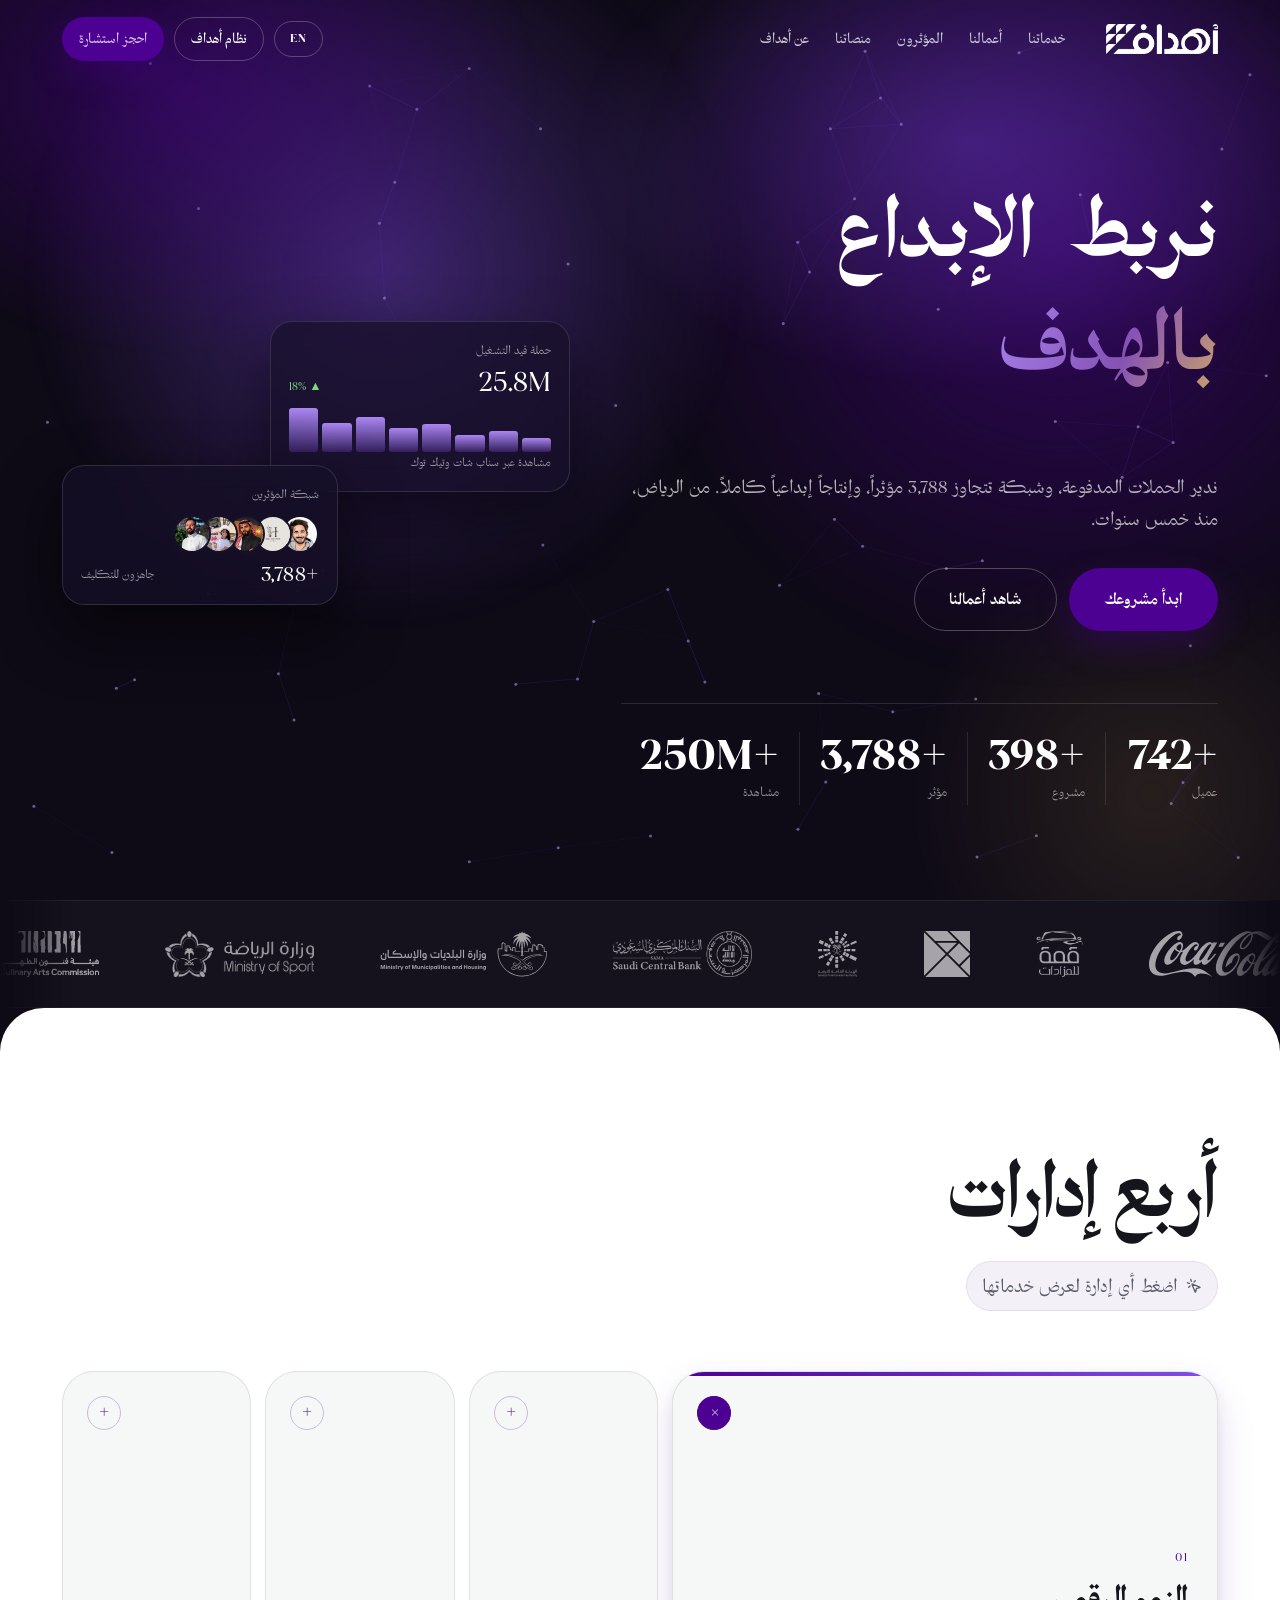
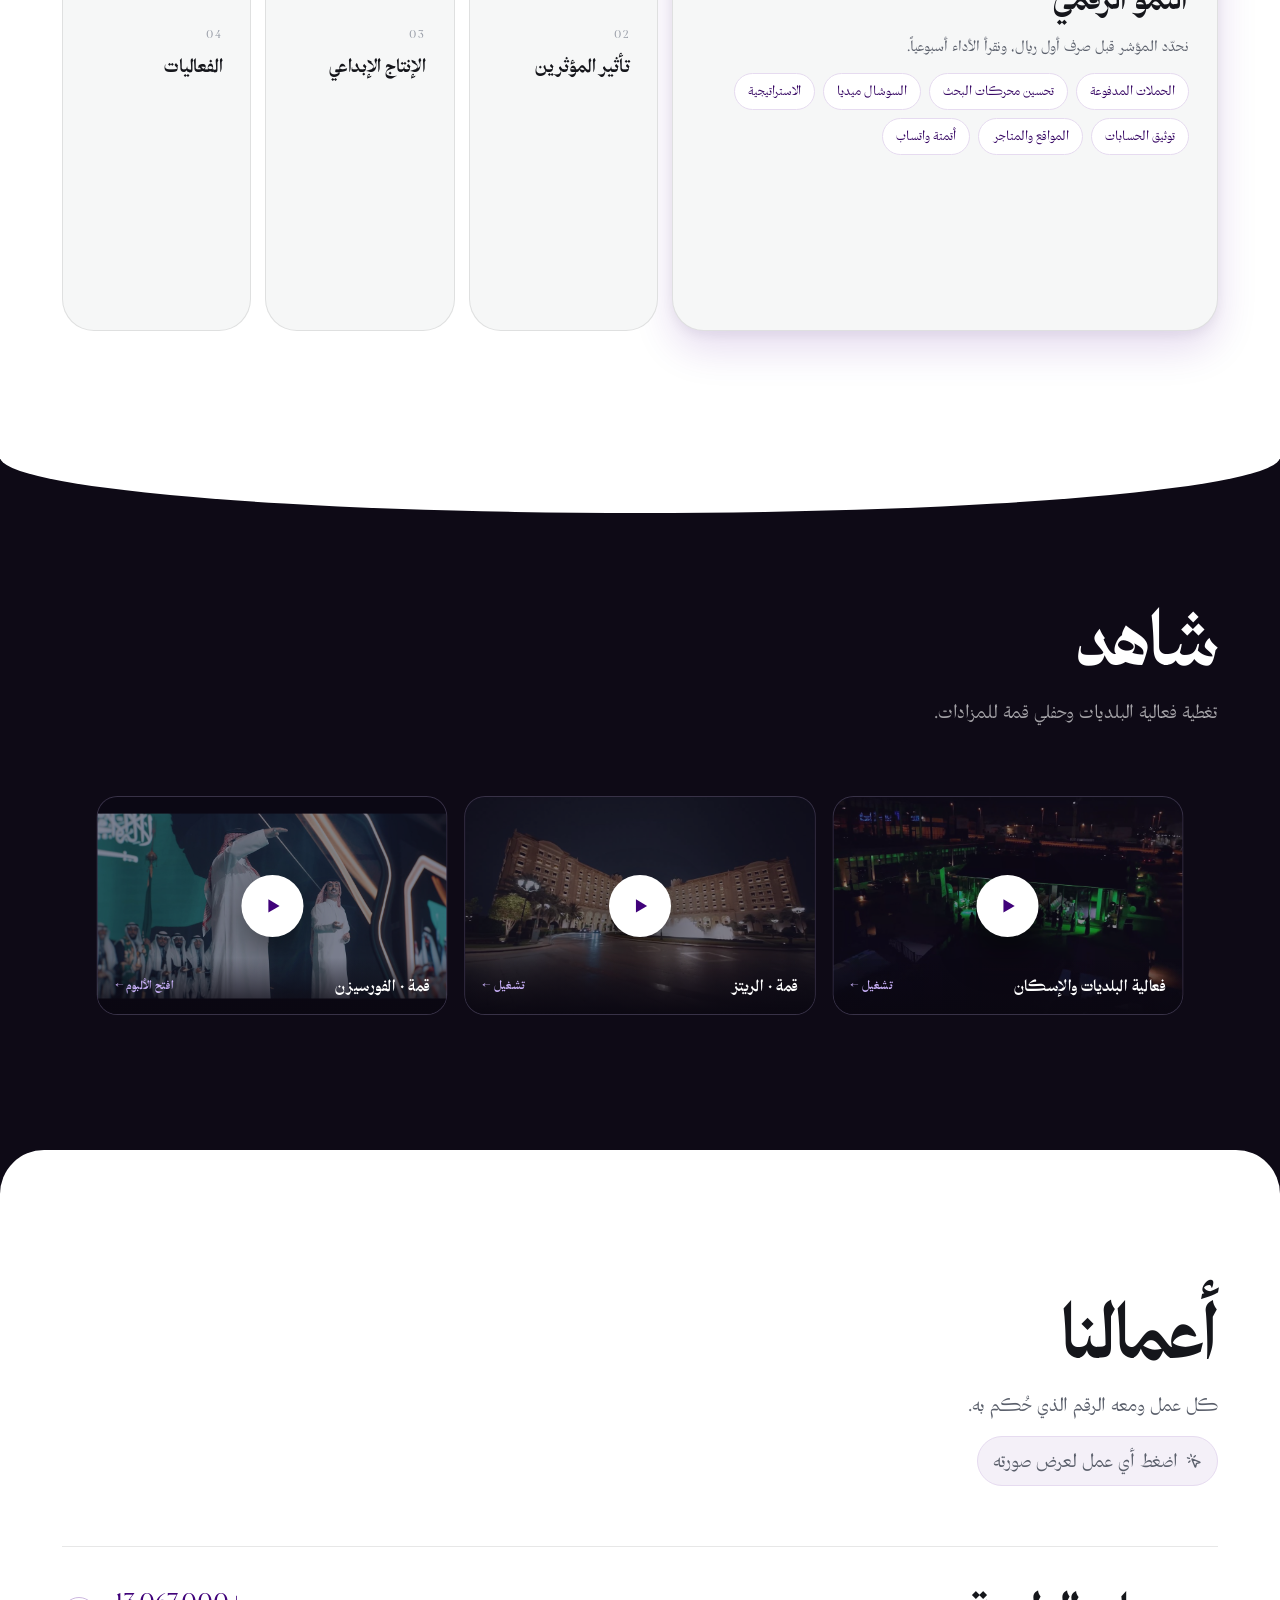
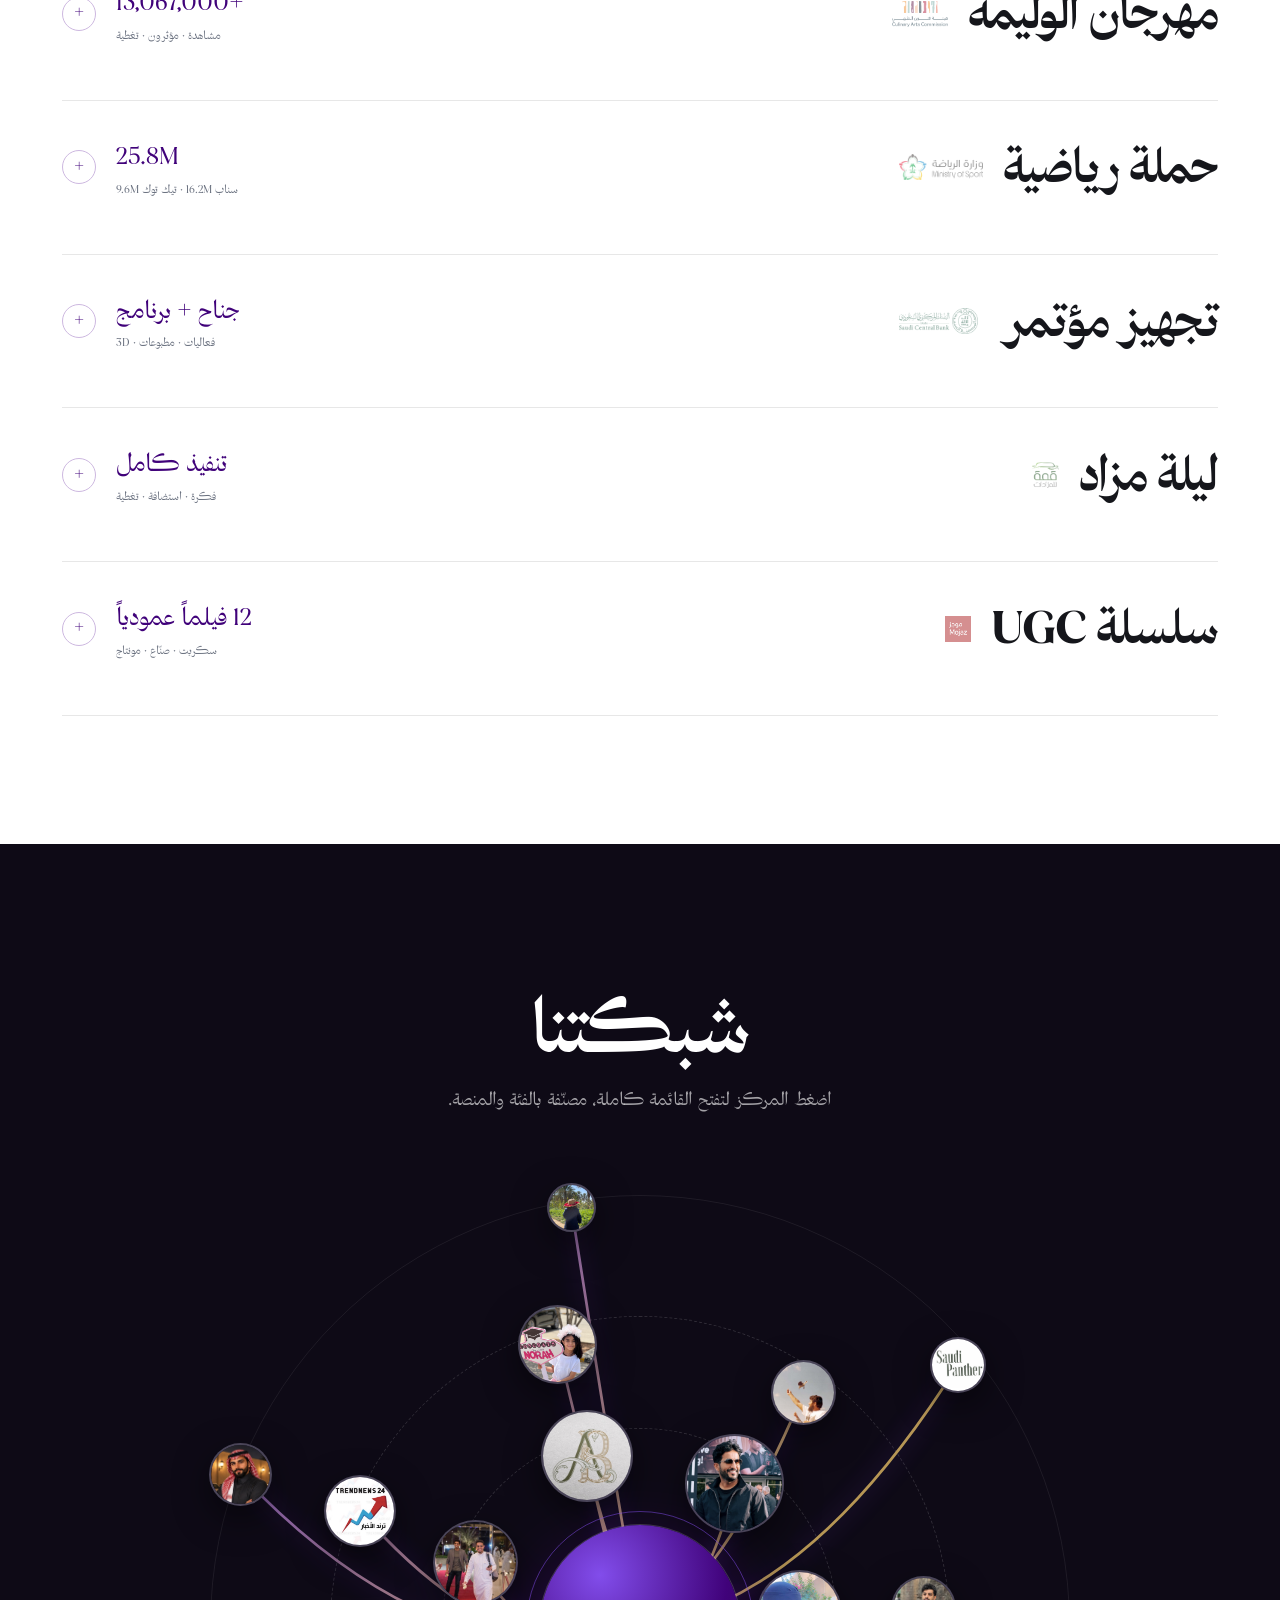
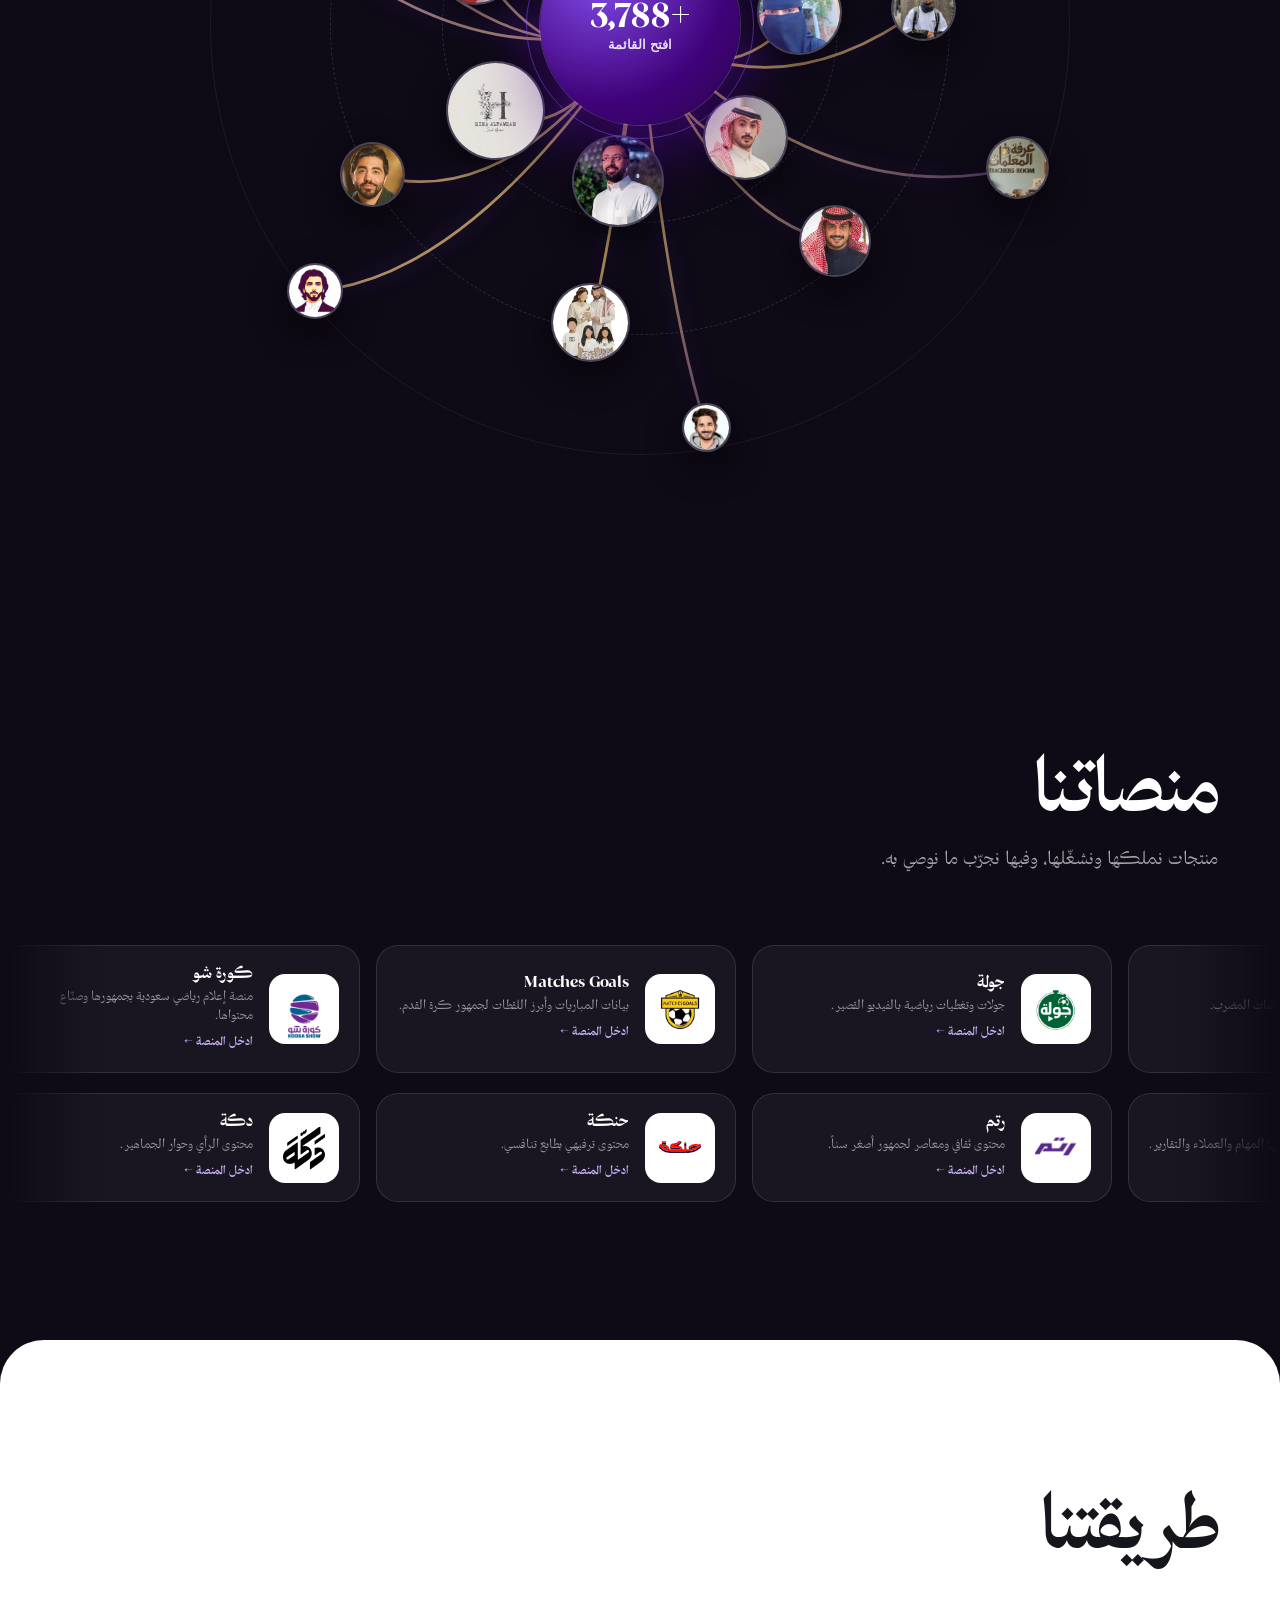
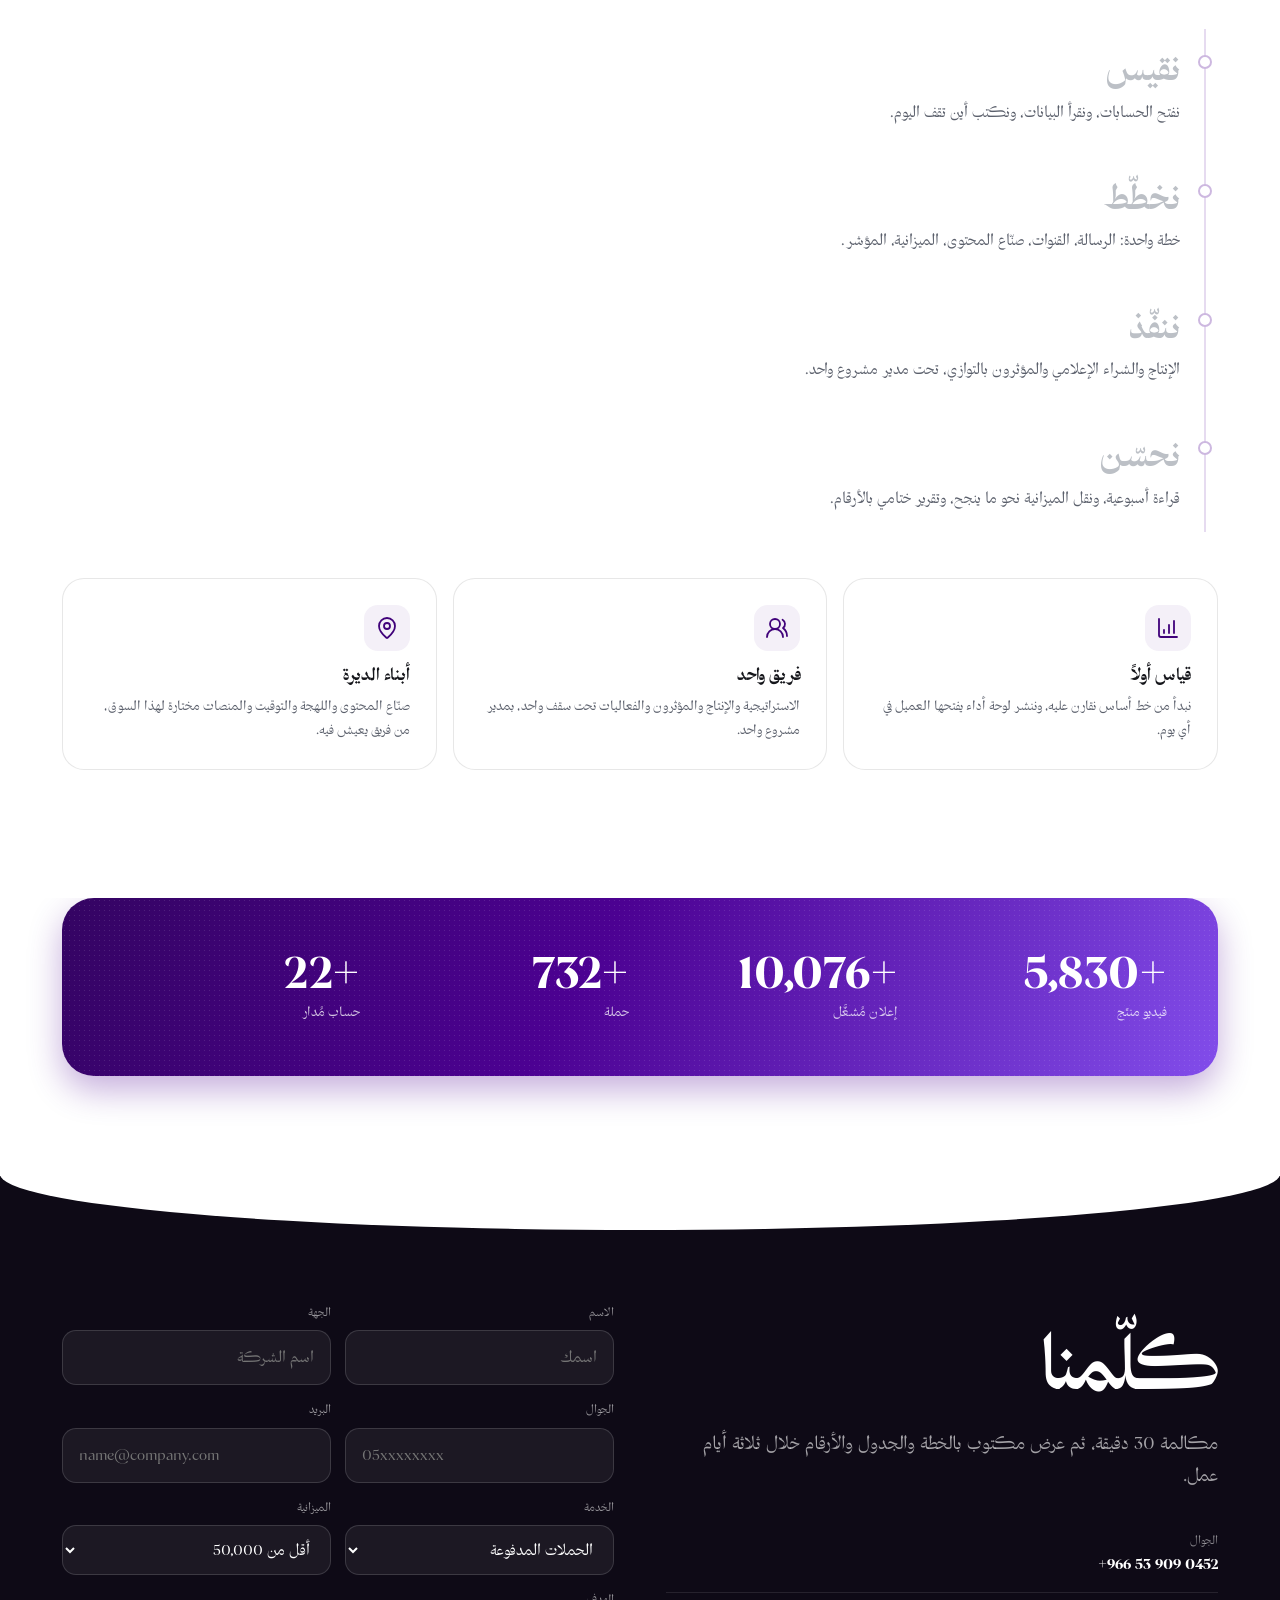
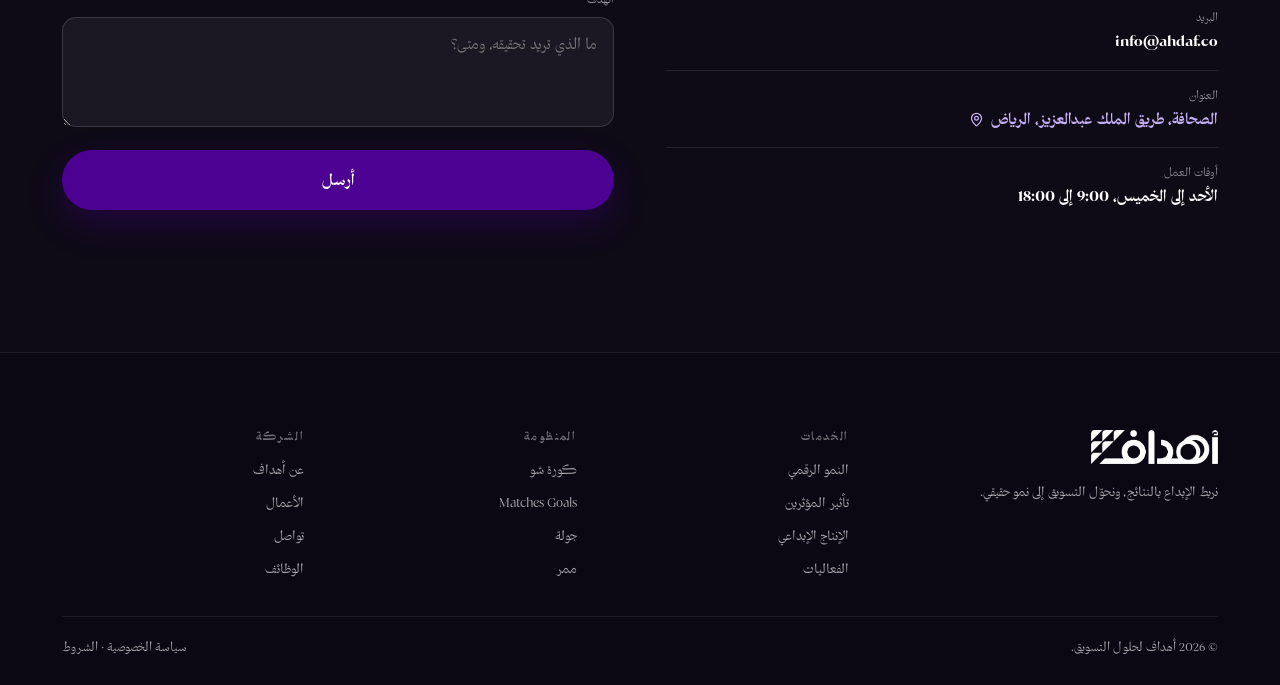
<file: site.html>
<!DOCTYPE html>
<html lang="ar" dir="rtl">
<head>
<meta charset="utf-8">
<meta name="viewport" content="width=device-width,initial-scale=1">
<title>أهداف · نمو حقيقي</title>
<link rel="icon" href="assets/ahdaf-logo-sm.png">
<link rel="stylesheet" href="assets/tokens.css">
<style>
/* ================================================================
   أهداف · تصوّر تفاعلي
   كل قسم له حركة خاصة به: خطوط، مدارات، رسم بالتمرير، معاينة تتبع المؤشر
   ================================================================ */
html{overflow-x:hidden}
body{background:var(--dark);color:#fff;overflow-x:hidden}
::selection{background:var(--s-500);color:#fff}
section{position:relative}
.sec{padding:clamp(72px,10vw,140px) 0}
@media(max-width:700px){.sec{padding:56px 0}
  .sec-head{margin-bottom:26px}
  .pcard{width:80vw}}
.light{background:var(--paper);color:var(--ink)}
.light .label{color:var(--n-500)}

/* شريط تقدّم التمرير */
#bar{position:fixed;inset-block-start:0;inset-inline-start:0;height:3px;width:0;z-index:99;
  background:linear-gradient(90deg,var(--p-500),var(--s-400),var(--g-500))}

.light @keyframes pulse{0%,100%{opacity:1;transform:scale(1)}50%{opacity:.35;transform:scale(.7)}}

.sec-head{max-width:760px;margin-bottom:clamp(34px,5vw,60px)}
.sec-head h2{font-size:clamp(2.6rem,6vw,5rem);margin:18px 0 16px;letter-spacing:-.03em;line-height:1}
.sec-head p{color:rgba(255,255,255,.62);font-size:var(--fs-lead)}
.light .sec-head p{color:var(--ink-2)}
.grad-text{background:linear-gradient(115deg,var(--s-400),var(--p-400) 55%,var(--g-500));
  -webkit-background-clip:text;background-clip:text;color:transparent}

/* كشف بالتمرير */
.rv{opacity:0;transform:translateY(26px);transition:opacity .8s var(--ease),transform .8s var(--ease)}
.rv.in{opacity:1;transform:none}
.rv.d1{transition-delay:.08s}.rv.d2{transition-delay:.16s}.rv.d3{transition-delay:.24s}

/* ================= الهيدر ================= */
header{position:fixed;top:0;inset-inline:0;z-index:60;transition:background .4s,backdrop-filter .4s,
  border-color .4s;border-bottom:1px solid transparent}
header.solid{background:rgba(14,10,22,.82);backdrop-filter:blur(16px);border-color:rgba(255,255,255,.08)}
.nav{display:flex;align-items:center;gap:22px;height:78px}
.nav .logo img{height:30px;width:auto}
.nav ul{display:flex;gap:26px;list-style:none;margin:0 18px 0 0;padding:0}
.nav a{color:rgba(255,255,255,.76);font-size:.9rem;font-weight:500;position:relative}
.nav a::after{content:'';position:absolute;inset-block-end:-6px;inset-inline-start:0;width:0;height:1.5px;
  background:var(--s-400);transition:width .3s var(--ease)}
.nav a:hover{color:#fff}.nav a:hover::after{width:100%}
.nav .spacer{flex:1}
.nav-actions{display:flex;align-items:center;gap:10px}
.lang{background:transparent;border:1px solid rgba(255,255,255,.24);color:#fff;border-radius:var(--r-full);
  padding:8px 15px;font-size:.78rem;font-weight:700;cursor:pointer;font-family:var(--font-label);letter-spacing:.06em}
.lang:hover{background:rgba(255,255,255,.1)}
.burger{display:none;background:none;border:0;color:#fff;cursor:pointer}
@media(max-width:1040px){.nav ul{display:none}.burger{display:block}.nav-actions .btn-outlined{display:none}}
@media(max-width:560px){.nav-actions .btn-primary{display:none}}
.mobile-menu{display:none;background:rgba(14,10,22,.97);border-top:1px solid rgba(255,255,255,.08);padding:12px 0 22px}
.mobile-menu.open{display:block}
.mobile-menu a{display:block;color:rgba(255,255,255,.85);padding:12px 0;font-size:1.05rem;
  border-bottom:1px solid rgba(255,255,255,.06)}

/* ================= البطل ================= */
.hero{min-height:100svh;display:flex;align-items:center;padding:120px 0 60px;overflow:hidden}
#net{position:absolute;inset:0;width:100%;height:100%;z-index:0}
.hero::before{content:'';position:absolute;inset:0;z-index:1;pointer-events:none;
  background:radial-gradient(50% 44% at 76% 16%,rgba(130,77,235,.34),transparent 62%),
             radial-gradient(44% 46% at 14% 10%,rgba(76,1,146,.5),transparent 64%)}
.hero .wrap{position:relative;z-index:2;width:100%}
.hero-grid{display:grid;grid-template-columns:1.08fr .92fr;gap:clamp(24px,4vw,56px);align-items:center}
@media(max-width:980px){.hero-grid{grid-template-columns:1fr}}
.hero h1{font-size:clamp(2.4rem,6.6vw,5.6rem);line-height:1.34;letter-spacing:0;word-spacing:.14em;
  margin:18px 0 clamp(34px,4vw,60px);max-width:15ch}
.hero h1 span{display:inline-block}
/* الذيل العربي يخرج عن صندوق العنصر، و background-clip:text ما يلوّن خارجه.
   نكبّر الصندوق بالحشو ونلغيه بهامش سالب حتى لا يتغيّر التخطيط. */
.hero h1 .grad-text{padding:.06em .10em .34em;margin:-.06em -.10em -.10em}
.word{display:inline-block;vertical-align:top}
.word>b{display:inline-block;font-weight:700;opacity:0;transform:translateY(.35em);
  animation:rise .9s var(--ease) forwards}
.word:nth-child(2)>b{animation-delay:.12s}
@keyframes rise{to{opacity:1;transform:none}}
.hero p.lead{font-size:var(--fs-lead);color:rgba(255,255,255,.68);max-width:52ch}
.hero-cta{display:flex;gap:12px;flex-wrap:wrap;margin-top:32px}
.hero-cta .btn-outlined{color:#fff;border-color:rgba(255,255,255,.26)}
.hero-cta .btn-outlined:hover{background:rgba(255,255,255,.08)}
.mag{position:relative;will-change:transform}

.stats{display:grid;grid-template-columns:repeat(4,1fr);margin-top:clamp(44px,6vw,72px);
  border-top:1px solid rgba(255,255,255,.12);padding-top:28px}
.stats>div{padding-inline:20px;border-inline-start:1px solid rgba(255,255,255,.1)}
.stats>div:first-child{border:0;padding-inline-start:0}
@media(max-width:680px){.stats{grid-template-columns:repeat(2,1fr);row-gap:22px}
  .stats>div:nth-child(3){border-inline-start:0;padding-inline-start:0}}
.stats b{display:block;font-family:var(--font-display);font-size:clamp(1.8rem,3.6vw,2.9rem);line-height:1}
.stats span{font-size:.82rem;color:rgba(255,255,255,.55)}

.float-stack{position:relative;min-height:330px}
@media(max-width:980px){.float-stack{min-height:300px;margin-top:20px}}
.fcard{position:absolute;background:rgba(23,16,41,.72);border:1px solid rgba(255,255,255,.12);
  border-radius:var(--r-lg);padding:18px;backdrop-filter:blur(14px);box-shadow:0 26px 60px rgba(0,0,0,.5)}
.fcard-1{inset-inline-start:0;top:6px;width:min(300px,86%)}
.fcard-2{inset-inline-end:0;top:150px;width:min(276px,80%)}
.fcard .row{display:flex;align-items:center;gap:10px}
.fcard .k{font-family:var(--font-display);font-size:1.9rem;line-height:1}
.fcard .t{font-size:.78rem;color:rgba(255,255,255,.55)}
.avatars{display:flex}
.avatars img{width:38px;height:38px;border-radius:50%;object-fit:cover;border:2px solid #171029;margin-inline-start:-11px}
.avatars img:first-child{margin:0}
.spark{display:flex;align-items:flex-end;gap:4px;height:44px;margin-top:10px}
.spark i{flex:1;background:linear-gradient(180deg,var(--s-400),rgba(130,77,235,.25));border-radius:3px;
  transform-origin:bottom;animation:grow 1.1s var(--ease) backwards}
@keyframes grow{from{transform:scaleY(0)}}
.scrollhint{position:absolute;inset-block-end:26px;inset-inline-start:50%;transform:translateX(50%);
  z-index:3;font-size:.72rem;color:rgba(255,255,255,.45);display:flex;flex-direction:column;
  align-items:center;gap:8px;font-family:var(--font-label);letter-spacing:.2em}
.scrollhint i{width:1px;height:44px;background:linear-gradient(180deg,rgba(255,255,255,.5),transparent);
  animation:drop 1.9s ease-in-out infinite}
@keyframes drop{0%{transform:scaleY(.2);transform-origin:top}50%{transform:scaleY(1);transform-origin:top}
  51%{transform-origin:bottom}100%{transform:scaleY(.2);transform-origin:bottom}}

/* ================= شريط العملاء ================= */
.marquee{overflow:hidden;background:rgba(255,255,255,.03);border-block:1px solid rgba(255,255,255,.08);
  padding:30px 0;direction:ltr;
  -webkit-mask-image:linear-gradient(90deg,transparent,#000 6%,#000 94%,transparent);
  mask-image:linear-gradient(90deg,transparent,#000 6%,#000 94%,transparent)}
.marquee-track{display:flex;gap:66px;width:max-content;animation:slide 34s linear infinite}
.marquee:hover .marquee-track{animation-play-state:paused}
@keyframes slide{from{transform:translateX(0)}to{transform:translateX(-50%)}}
.marquee img{height:46px;width:auto;object-fit:contain;opacity:.62;
  filter:brightness(0) invert(1);transition:filter .4s var(--ease),opacity .4s,transform .4s var(--ease)}
.marquee img:hover{filter:none;opacity:1;transform:scale(1.12)}

/* ================= الخدمات: ألواح تتمدّد ================= */
.panels{display:flex;gap:14px;height:min(560px,72vh)}
@media(max-width:900px){.panels{flex-direction:column;height:auto}}
.panel{position:relative;flex:1;border-radius:var(--r-xl);overflow:hidden;cursor:pointer;
  border:1px solid var(--line);background:var(--paper-2);
  transition:flex 1s var(--ease),box-shadow .6s var(--ease)}
.panel.open{flex:2.9;box-shadow:var(--sh-3)}
.panel .inner{position:absolute;inset:0;padding:28px;display:flex;flex-direction:column;justify-content:center}
.panel .no{font-family:var(--font-label);font-size:.72rem;letter-spacing:.16em;color:var(--n-400);
  transition:color .6s var(--ease)}
.panel.open .no{color:var(--p-500)}
.panel .grow-wrap{margin-top:auto}
.panel h3{font-size:clamp(1.05rem,1.5vw,1.4rem);margin:10px 0 0;line-height:1.25}
.panel.open h3{font-size:clamp(1.4rem,2.6vw,2.2rem)}
.panel .body{max-height:0;opacity:0;overflow:hidden;transition:max-height .8s var(--ease),opacity .5s}
.panel.open .body{max-height:340px;opacity:1;margin-top:14px}
.panel .body p{color:var(--ink-2);font-size:.95rem;margin-bottom:14px;max-width:46ch}
.panel ul{list-style:none;padding:0;margin:0;display:flex;flex-wrap:wrap;gap:8px}
.panel li{font-size:.83rem;background:#fff;color:var(--p-700);border:1px solid var(--p-100);
  padding:6px 13px;border-radius:var(--r-full)}
.panel::after{content:'';position:absolute;inset-block-start:0;inset-inline-start:0;width:100%;height:4px;
  background:linear-gradient(90deg,var(--p-500),var(--s-500));transform:scaleX(0);transform-origin:right;
  transition:transform .7s var(--ease)}
.panel.open::after{transform:scaleX(1)}
@media(max-width:900px){
  .panel{flex:none;min-height:0}
  .panel .inner{position:relative;inset:auto;padding:20px 22px;justify-content:flex-start}
  .panel h3{font-size:1.2rem;margin:4px 0 0}
  .panel.open .body{max-height:520px}
}

/* إشارة «اضغط» — العميل ما يعرف إن العنصر تفاعلي إلا إذا شفناه له */
.cue{width:34px;height:34px;flex:none;border-radius:50%;border:1.5px solid var(--p-200);
  color:var(--p-600);display:grid;place-items:center;font-size:1.15rem;line-height:1;
  transition:transform .45s var(--ease),background .35s,color .35s,border-color .35s}
.workrow:hover .cue,.panel:hover .cue{background:var(--p-500);color:#fff;border-color:var(--p-500)}
.workrow.open .cue,.panel.open .cue{background:var(--p-500);color:#fff;border-color:var(--p-500);
  transform:rotate(45deg)}
.panel .cue{position:absolute;inset-block-start:24px;inset-inline-end:24px;z-index:2}
.hint{display:inline-flex;align-items:center;gap:8px;font-size:.86rem;color:var(--p-600);
  background:var(--p-50);border:1px solid var(--p-100);padding:8px 15px;border-radius:var(--r-full);
  margin-top:14px}
.hint svg{width:16px;height:16px;stroke:currentColor;fill:none;stroke-width:2;
  stroke-linecap:round;stroke-linejoin:round}

/* ================= الشوريل: شبكة مقاطع ================= */
.reels{display:grid;grid-template-columns:repeat(3,1fr);gap:18px}
@media(max-width:900px){.reels{grid-template-columns:1fr}}
.reel{position:relative;display:block;border-radius:var(--r-lg);overflow:hidden;aspect-ratio:16/10;
  border:1px solid rgba(255,255,255,.14);background:#171029;
  transition:transform .5s var(--ease),box-shadow .5s var(--ease),border-color .4s}
.reel:hover{transform:translateY(-6px);border-color:rgba(130,77,235,.6);
  box-shadow:0 26px 70px rgba(76,1,146,.5)}
.reel img{width:100%;height:100%;object-fit:cover;opacity:.5;transform:scale(1.06);
  transition:transform 1.2s var(--ease),opacity .5s}
.reel:hover img{transform:scale(1);opacity:.68}
.reel .play{position:absolute;inset-block-start:50%;inset-inline-start:50%;transform:translate(50%,-50%);
  width:66px;height:66px;border-radius:50%;background:#fff;color:var(--p-600);display:grid;place-items:center;
  box-shadow:0 16px 40px rgba(0,0,0,.5);transition:transform .45s var(--ease)}
[dir=ltr] .reel .play{transform:translate(-50%,-50%)}
.reel:hover .play{transform:translate(50%,-50%) scale(1.12)}
[dir=ltr] .reel:hover .play{transform:translate(-50%,-50%) scale(1.12)}
.reel .cap{position:absolute;inset-block-end:0;inset-inline:0;padding:16px 18px;display:flex;
  align-items:center;justify-content:space-between;gap:10px;flex-wrap:wrap;
  background:linear-gradient(0deg,rgba(10,7,17,.92),transparent)}
.reel .cap b{font-family:var(--font-display);font-size:1.05rem;font-weight:700}
.reel .cap i{font-style:normal;font-size:.8rem;color:#C7AFF6;font-weight:600}
/* صندوق تشغيل المقطع */
#lb{position:fixed;inset:0;z-index:95;background:rgba(8,5,14,.94);backdrop-filter:blur(14px);
  display:grid;place-items:center;padding:28px;opacity:0;pointer-events:none;
  transition:opacity .4s var(--ease)}
#lb.on{opacity:1;pointer-events:auto}
#lb .box{width:min(1100px,94vw);aspect-ratio:16/9;border-radius:var(--r-lg);overflow:hidden;
  border:1px solid rgba(255,255,255,.16);box-shadow:0 40px 100px rgba(0,0,0,.6);background:#000}
#lb iframe{width:100%;height:100%;border:0}
#lb .x{position:absolute;inset-block-start:22px;inset-inline-end:26px;width:46px;height:46px;
  border-radius:50%;border:1px solid rgba(255,255,255,.24);background:transparent;color:#fff;
  font-size:1.2rem;cursor:pointer}
#lb .x:hover{background:rgba(255,255,255,.12)}

/* ================= الأعمال: قائمة بمعاينة تتبع المؤشر ================= */
.worklist{border-top:1px solid var(--line)}
.workrow{display:flex;flex-wrap:wrap;align-items:center;gap:20px;padding:clamp(20px,3vw,34px) 0;
  border-bottom:1px solid var(--line);position:relative;cursor:pointer}
.workrow .idx{display:none}
/* العنوان أولاً ملتصقاً باليمين، ثم الشعار، والإشارة في الطرف المقابل */
.workrow h3{order:1}
.workrow .cbrand{order:2}
.workrow .wdesc{order:3}
.workrow .meta{order:4}
.workrow .cue{order:5}
.workrow .wshot{order:6}
.workrow h3{font-size:clamp(1.5rem,4vw,3.1rem);letter-spacing:-.02em;transition:transform .5s var(--ease),color .3s;
  transform-origin:right}
.workrow:hover h3{transform:translateX(-18px);color:var(--p-600)}
[dir=ltr] .workrow h3{transform-origin:left}
[dir=ltr] .workrow:hover h3{transform:translateX(18px)}
.workrow .wdesc{font-size:.86rem;color:var(--n-500);max-width:34ch;display:none}
@media(min-width:1100px){.workrow .wdesc{display:block}}
.workrow .meta{margin-inline-start:auto;text-align:end;flex:none}
.workrow .metric{font-family:var(--font-display);font-size:clamp(1.1rem,2vw,1.6rem);color:var(--p-600)}
.workrow .tags{font-size:.78rem;color:var(--n-500)}
.workrow .cbrand{height:26px;width:auto;object-fit:contain;opacity:.5;flex:none;
  transition:opacity .3s}
.workrow:hover .cbrand{opacity:1}
@media(max-width:720px){.workrow .cbrand{display:none}.workrow .meta{margin-inline-start:auto}}
.wshot{flex:0 0 100%;max-height:0;overflow:hidden;transition:max-height .7s var(--ease)}
.workrow.open .wshot{max-height:340px}
.wshot img{width:100%;height:300px;object-fit:cover;border-radius:var(--r-md);margin-top:16px;
  transform:translateX(-56px);opacity:0;
  transition:transform .7s var(--ease) .05s,opacity .55s .05s}
.workrow.open .wshot img{transform:none;opacity:1}
.workrow.open h3{color:var(--p-600)}
@media(max-width:900px){
  .workrow.open .wshot{max-height:240px}
  .wshot img{height:196px;transform:translateX(-46px)}
}
#wprev{position:fixed;right:auto;width:min(360px,32vw);aspect-ratio:4/3;border-radius:var(--r-lg);overflow:hidden;
  pointer-events:none;z-index:40;opacity:0;transform:translate(-50%,-50%) scale(.9);
  transition:opacity .35s var(--ease),transform .35s var(--ease);box-shadow:0 30px 70px rgba(0,0,0,.4)}
#wprev.on{opacity:1;transform:translate(-50%,-50%) scale(1)}
#wprev img{width:100%;height:100%;object-fit:cover}
@media(max-width:900px){#wprev{display:none}}

/* ================= المؤثرون: المحور والمدارات ================= */
.hubwrap{position:relative;height:min(900px,98vw);display:grid;place-items:center;margin-top:10px}
.hub{position:relative;width:min(860px,92vw);height:min(860px,92vw);display:grid;place-items:center}
.rings{position:absolute;inset:0;pointer-events:none}
.rings i{position:absolute;inset:0;margin:auto;border-radius:50%;border:1px dashed rgba(255,255,255,.14)}
.rings i:nth-child(1){width:46%;height:46%;animation:spin 34s linear infinite}
.rings i:nth-child(2){width:72%;height:72%;animation:spin 52s linear infinite reverse}
.rings i:nth-child(3){width:100%;height:100%;border-style:solid;border-color:rgba(255,255,255,.07)}
@keyframes spin{to{transform:rotate(360deg)}}
.hubline{position:absolute;inset:0;width:100%;height:100%;overflow:visible}
.hubline path{fill:none;stroke:url(#lg);stroke-width:1.6;stroke-linecap:round;opacity:.85;
  filter:drop-shadow(0 0 7px rgba(130,77,235,.55))}
.hubbtn{position:relative;z-index:3;width:min(200px,36vw);height:min(200px,36vw);border-radius:50%;border:0;
  cursor:pointer;color:#fff;background:radial-gradient(circle at 30% 25%,var(--s-500),var(--p-600) 62%,var(--p-800));
  box-shadow:0 0 0 1px rgba(255,255,255,.18),0 30px 70px rgba(76,1,146,.6);
  display:flex;flex-direction:column;align-items:center;justify-content:center;gap:2px;padding:0;
  transition:transform .5s var(--ease),box-shadow .5s}
.hubbtn:hover{transform:scale(1.06);box-shadow:0 0 0 1px rgba(255,255,255,.32),0 36px 90px rgba(130,77,235,.7)}
.hubbtn b{font-family:var(--font-display);font-size:clamp(1.25rem,3.4vw,2.3rem);line-height:1;display:block}
@media(max-width:700px){.hubbtn{width:30vw;height:30vw}.hubbtn span{font-size:.7rem}
  .hubwrap{height:min(560px,96vw)}.hub{width:96vw;height:96vw}
  .node .nm{display:none}}
.hubbtn span{font-size:.84rem;color:rgba(255,255,255,.85);display:block;margin:0;font-weight:600}
.hubbtn::after{content:'';position:absolute;inset:-14px;border-radius:50%;border:1px solid rgba(130,77,235,.5);
  animation:ring 3s ease-out infinite}
.node{position:absolute;z-index:2;border-radius:50%;overflow:hidden;
  border:2px solid rgba(255,255,255,.22);box-shadow:0 12px 34px rgba(0,0,0,.5);
  transition:transform .4s var(--ease),border-color .3s;background:#171029}
.node img{width:100%;height:100%;object-fit:cover}
.node:hover{transform:scale(1.14);border-color:var(--s-400);z-index:5}
.node .nm{position:absolute;inset-block-end:-26px;inset-inline-start:50%;transform:translateX(50%);
  font-size:.7rem;color:rgba(255,255,255,.7);white-space:nowrap;opacity:0;transition:opacity .3s}
.node:hover .nm{opacity:1}


/* لوحة القائمة */
.roster{position:fixed;inset:0;z-index:80;background:rgba(10,7,17,.92);backdrop-filter:blur(18px);
  opacity:0;pointer-events:none;transition:opacity .45s var(--ease);overflow-y:auto;padding:26px 0 60px}
.roster.open{opacity:1;pointer-events:auto}
.roster .head{display:flex;align-items:center;gap:14px;flex-wrap:wrap;margin-bottom:22px}
.roster h3{font-size:clamp(1.6rem,3vw,2.4rem)}
.closebtn{margin-inline-start:auto;width:46px;height:46px;border-radius:50%;border:1px solid rgba(255,255,255,.2);
  background:transparent;color:#fff;cursor:pointer;font-size:1.2rem}
.closebtn:hover{background:rgba(255,255,255,.1)}
.chip{background:rgba(255,255,255,.07);border-color:rgba(255,255,255,.14);color:rgba(255,255,255,.8)}
.chip.is-on{background:#fff;color:var(--p-700);border-color:#fff}
.field{background:rgba(255,255,255,.06);border-color:rgba(255,255,255,.14);color:#fff}
.field input::placeholder{color:rgba(255,255,255,.4)}
.inf-grid{display:grid;grid-template-columns:repeat(auto-fill,minmax(166px,1fr));gap:14px;margin-top:22px}
.inf{background:rgba(255,255,255,.05);border:1px solid rgba(255,255,255,.1);border-radius:var(--r-md);
  padding:16px;text-align:center;transition:transform .4s var(--ease),background .4s,box-shadow .4s}
.inf:hover{transform:translateY(-5px);background:rgba(130,77,235,.16);box-shadow:0 0 40px rgba(76,1,146,.5)}
.inf img{width:76px;height:76px;border-radius:50%;object-fit:cover;margin:0 auto 12px;
  border:2px solid rgba(255,255,255,.18)}
.inf .nm{font-weight:600;font-size:.94rem;margin-bottom:6px}
.inf .pf{font-family:var(--font-label);font-size:.64rem;letter-spacing:.1em;text-transform:uppercase;
  display:inline-flex;padding:4px 10px;border-radius:var(--r-full)}
.pf.snap{background:#FFFC00;color:#1a1a00}
.pf.tiktok{background:#fff;color:#111}

/* ================= طبقة المشهد: كل قسم يدخلك جوّاً جديداً ================= */
#scene{position:fixed;inset:0;z-index:0;pointer-events:none;overflow:hidden;background:var(--dark);
  transition:background 1.2s var(--ease)}
#scene i{position:absolute;border-radius:50%;filter:blur(10px);
  transition:transform 1.6s var(--ease),opacity 1.6s var(--ease),background 1.6s var(--ease)}
#scene .g1{width:70vw;height:70vw;background:radial-gradient(circle,rgba(76,1,146,.55),transparent 68%)}
#scene .g2{width:56vw;height:56vw;background:radial-gradient(circle,rgba(130,77,235,.42),transparent 70%)}
#scene .g3{width:40vw;height:40vw;background:radial-gradient(circle,rgba(216,180,90,.18),transparent 70%)}
#scene .grain{position:absolute;inset:0;width:auto;height:auto;border-radius:0;filter:none;opacity:.16;
  background-image:radial-gradient(rgba(255,255,255,.55) .5px,transparent .5px);background-size:4px 4px}
body[data-scene="hero"]     #scene .g1{transform:translate(18vw,-22vh)}
body[data-scene="hero"]     #scene .g2{transform:translate(-42vw,-10vh)}
body[data-scene="hero"]     #scene .g3{transform:translate(10vw,60vh);opacity:.7}
body[data-scene="reel"]     #scene .g1{transform:translate(-30vw,20vh)}
body[data-scene="reel"]     #scene .g2{transform:translate(46vw,44vh)}
body[data-scene="reel"]     #scene .g3{transform:translate(-20vw,-30vh);opacity:1}
body[data-scene="inf"]      #scene .g1{transform:translate(6vw,10vh) scale(1.15)}
body[data-scene="inf"]      #scene .g2{transform:translate(-24vw,52vh)}
body[data-scene="inf"]      #scene .g3{transform:translate(38vw,-16vh);opacity:.9}
body[data-scene="plat"]     #scene .g1{transform:translate(-46vw,-14vh)}
body[data-scene="plat"]     #scene .g2{transform:translate(38vw,26vh) scale(1.2)}
body[data-scene="plat"]     #scene .g3{transform:translate(-6vw,70vh);opacity:.8}
body[data-scene="contact"]  #scene{background:#0B0813}
body[data-scene="contact"]  #scene .g1{transform:translate(30vw,40vh) scale(1.1)}
body[data-scene="contact"]  #scene .g2{transform:translate(-36vw,-6vh)}
body[data-scene="contact"]  #scene .g3{transform:translate(0,-24vh);opacity:1}
.sec,.hero,footer.site{position:relative;z-index:1}
.hero,.sec:not(.light){background:transparent}

/* حواف منحنية بين الأقسام الفاتحة والداكنة */
.light{border-radius:44px 44px 0 0}
.light + .sec:not(.light),.light + section:not(.light){margin-top:-2px}
.light:has(+ .sec:not(.light))::after,
.light:has(+ footer)::after{content:'';position:absolute;
  inset-block-end:-54px;inset-inline:0;height:56px;background:inherit;
  border-radius:0 0 50% 50% / 0 0 100% 100%;pointer-events:none}

/* ================= مستطيلات المنصات ================= */
.ptrack{direction:ltr;overflow:hidden;padding:10px 0;-webkit-mask-image:linear-gradient(90deg,transparent,#000 8%,#000 92%,transparent);
  mask-image:linear-gradient(90deg,transparent,#000 8%,#000 92%,transparent)}
.prow{display:flex;gap:16px;width:max-content;direction:ltr;animation:pslide 44s linear infinite}
.prow.rev{animation-direction:reverse;animation-duration:52s}
.ptrack:hover .prow{animation-play-state:paused}
@keyframes pslide{from{transform:translateX(0)}to{transform:translateX(-50%)}}
.pcard{direction:rtl;width:min(360px,78vw);flex:none;display:flex;gap:16px;align-items:center;padding:18px 20px;
  border-radius:var(--r-lg);background:rgba(255,255,255,.05);border:1px solid rgba(255,255,255,.11);
  transition:transform .45s var(--ease),background .45s,border-color .45s,box-shadow .45s;position:relative;overflow:hidden}
.pcard::before{content:'';position:absolute;inset:0;opacity:0;transition:opacity .45s;
  background:radial-gradient(120% 100% at 20% 0%,rgba(130,77,235,.42),transparent 72%)}
.pcard:hover{transform:translateY(-6px);border-color:rgba(130,77,235,.6);
  box-shadow:0 22px 60px rgba(76,1,146,.45);background:rgba(255,255,255,.08)}
.pcard:hover::before{opacity:1}
.pcard>*{position:relative}
.pcard .mk{width:64px;height:64px;flex:none;border-radius:16px;display:grid;place-items:center;
  background:#fff;border:1px solid rgba(255,255,255,.16);transition:transform .45s var(--ease)}
.pcard:hover .mk{transform:scale(1.06)}
.pcard .mk{width:70px;height:70px}
.pcard .mk img{width:100%;height:100%;max-width:none;max-height:none;object-fit:contain;padding:13px}
.pcard h3{font-size:1.05rem;margin-bottom:3px}
.pcard p{font-size:.8rem;color:rgba(255,255,255,.55);line-height:1.5}
.pcard .go{font-size:.76rem;color:#C7AFF6;font-weight:600;margin-top:7px;display:inline-block}
.pcard .soon{font-size:.72rem;color:rgba(255,255,255,.38);margin-top:7px;display:inline-block}

/* ================= سلة الترشيح وخانة الطلب ================= */
.inf{position:relative;cursor:pointer}
.inf.sel{background:rgba(130,77,235,.22);border-color:var(--s-400);box-shadow:0 0 34px rgba(130,77,235,.45)}
.inf .add{margin-top:10px;display:inline-flex;align-items:center;gap:6px;font-size:.74rem;font-weight:600;
  padding:6px 12px;border-radius:var(--r-full);border:1px solid rgba(255,255,255,.18);
  background:rgba(255,255,255,.05);color:rgba(255,255,255,.75);transition:all .3s var(--ease)}
.inf.sel .add{background:#fff;color:var(--p-700);border-color:#fff}
.inf .out{position:absolute;inset-block-start:10px;inset-inline-end:10px;width:26px;height:26px;border-radius:50%;
  display:grid;place-items:center;background:rgba(255,255,255,.08);color:rgba(255,255,255,.7);opacity:0;
  transition:opacity .3s}
.inf:hover .out{opacity:1}
.inf .out:hover{background:#fff;color:var(--p-700)}

.selbar{position:sticky;inset-block-end:10px;z-index:5;margin-top:18px;display:flex;align-items:center;gap:14px;
  padding:12px 16px;border-radius:var(--r-full);background:rgba(23,16,41,.92);backdrop-filter:blur(14px);
  border:1px solid rgba(130,77,235,.4);box-shadow:0 18px 50px rgba(0,0,0,.5);
  transform:translateY(20px);opacity:0;pointer-events:none;transition:all .4s var(--ease)}
.selbar.on{transform:none;opacity:1;pointer-events:auto}
.selbar .av{display:flex}
.selbar .av img{width:34px;height:34px;border-radius:50%;object-fit:cover;border:2px solid #171029;margin-inline-start:-10px}
.selbar .av img:first-child{margin:0}
.selbar .txt{font-size:.86rem;color:rgba(255,255,255,.75)}
.selbar .clr{background:none;border:0;color:rgba(255,255,255,.45);cursor:pointer;font-size:.8rem}
.selbar .clr:hover{color:#fff}

.order{margin-top:42px;border-radius:var(--r-xl);padding:clamp(24px,3.4vw,44px);position:relative;overflow:hidden;
  background:linear-gradient(160deg,rgba(130,77,235,.16),rgba(23,16,41,.9));
  border:1px solid rgba(130,77,235,.34)}
.order::before{content:'';position:absolute;width:520px;height:520px;border-radius:50%;top:-280px;
  inset-inline-end:-160px;background:radial-gradient(circle,rgba(130,77,235,.36),transparent 70%);pointer-events:none}
.order>*{position:relative}
.order h3{font-size:clamp(1.8rem,3.4vw,2.8rem);letter-spacing:-.02em}
.order .sub{color:rgba(255,255,255,.6);margin-top:8px;font-size:.98rem}
.picked{display:flex;flex-wrap:wrap;gap:8px;margin:20px 0 8px;min-height:38px;align-items:center}
.ptag{display:inline-flex;align-items:center;gap:8px;padding:5px 12px 5px 5px;border-radius:var(--r-full);
  background:rgba(255,255,255,.08);border:1px solid rgba(255,255,255,.14);font-size:.82rem}
.ptag img{width:26px;height:26px;border-radius:50%;object-fit:cover}
.ptag button{background:none;border:0;color:rgba(255,255,255,.5);cursor:pointer;font-size:.9rem;padding:0 2px}
.ptag button:hover{color:#fff}
.pempty{color:rgba(255,255,255,.4);font-size:.86rem}

.ogrid{display:grid;grid-template-columns:1fr 1fr;gap:16px;margin-top:22px}
.ogrid .full{grid-column:span 2}
@media(max-width:680px){.ogrid{grid-template-columns:1fr}.ogrid .full{grid-column:span 1}}
.ogrid label{display:block;font-size:.8rem;color:rgba(255,255,255,.6);margin-bottom:8px;font-weight:600}
.ogrid label b{color:var(--g-500);font-weight:600}
.ogrid input,.ogrid textarea{width:100%;background:rgba(255,255,255,.05);color:#fff;
  border:1px solid rgba(255,255,255,.14);border-radius:var(--r-md);padding:13px 16px;font:inherit;outline:0;
  transition:border-color .3s,background .3s}
.ogrid textarea{min-height:96px;resize:vertical}
.ogrid input:focus,.ogrid textarea:focus{border-color:var(--s-400);background:rgba(255,255,255,.09)}
.cgroup{display:flex;flex-wrap:wrap;gap:9px}
.opt{padding:10px 16px;border-radius:var(--r-full);border:1px solid rgba(255,255,255,.16);
  background:rgba(255,255,255,.05);color:rgba(255,255,255,.78);font-size:.85rem;font-weight:600;cursor:pointer;
  transition:all .3s var(--ease)}
.opt:hover{border-color:rgba(130,77,235,.6)}
.opt.on{background:#fff;color:var(--p-700);border-color:#fff}
.osend{display:flex;gap:12px;flex-wrap:wrap;align-items:center;margin-top:26px}
.osend .hint{font-size:.8rem;color:rgba(255,255,255,.45)}
.odone{display:none;text-align:center;padding:26px 0}
.odone.on{display:block}
.odone .tick{width:74px;height:74px;border-radius:50%;margin:0 auto 16px;display:grid;place-items:center;
  background:rgba(130,77,235,.2);border:1px solid var(--s-400);font-size:2rem;color:#fff;
  animation:pop .5s var(--ease)}
@keyframes pop{from{transform:scale(.5);opacity:0}}
.odone h4{font-family:var(--font-display);font-size:1.6rem;margin-bottom:8px}
.odone p{color:rgba(255,255,255,.6);font-size:.92rem;max-width:44ch;margin:0 auto 18px}
.osum{text-align:start;background:rgba(0,0,0,.28);border:1px solid rgba(255,255,255,.1);
  border-radius:var(--r-md);padding:16px 18px;font-size:.86rem;color:rgba(255,255,255,.75);
  max-width:520px;margin:0 auto;line-height:2}

/* ================= المنصات ================= */
.eco-grid{display:grid;grid-template-columns:repeat(4,1fr);gap:14px}
@media(max-width:980px){.eco-grid{grid-template-columns:repeat(2,1fr)}}
@media(max-width:560px){.eco-grid{grid-template-columns:1fr}}
.eco{position:relative;border:1px solid rgba(255,255,255,.1);border-radius:var(--r-lg);padding:24px;
  overflow:hidden;background:rgba(255,255,255,.03);min-height:190px;display:flex;flex-direction:column;
  justify-content:space-between;transition:transform .5s var(--ease),border-color .4s}
.eco::before{content:'';position:absolute;inset:0;opacity:0;transition:opacity .5s;
  background:radial-gradient(120% 90% at 50% 0%,rgba(130,77,235,.4),transparent 70%)}
.eco:hover{transform:translateY(-6px);border-color:rgba(130,77,235,.5)}
.eco:hover::before{opacity:1}
.eco>*{position:relative}
.eco .mark{height:54px;display:flex;align-items:center}
.eco .mark img{max-height:44px;width:auto;object-fit:contain;filter:grayscale(1) brightness(2.4);
  opacity:.7;transition:filter .45s,opacity .45s}
.eco:hover .mark img{filter:none;opacity:1}
.eco h3{font-size:1.05rem;margin-top:14px}
.eco p{font-size:.85rem;color:rgba(255,255,255,.55);margin-top:6px}
.eco .go{font-size:.78rem;color:#C7AFF6;margin-top:14px;opacity:0;transform:translateY(6px);
  transition:opacity .4s,transform .4s}
.eco:hover .go{opacity:1;transform:none}

/* ================= المنهجية: خط يُرسم بالتمرير ================= */
.track{position:relative;padding-inline-start:38px}
[dir=ltr] .track{padding-inline-start:38px}
.track .rail{position:absolute;inset-block:6px;inset-inline-start:12px;width:2px;background:var(--p-100)}
.track .fill{position:absolute;inset-block-start:6px;inset-inline-start:12px;width:2px;height:0;
  background:linear-gradient(180deg,var(--p-500),var(--s-500))}
.stepx{position:relative;padding:26px 0 26px 0}
.stepx .dot{position:absolute;inset-inline-start:-32px;top:32px;width:14px;height:14px;border-radius:50%;
  background:var(--paper);border:2px solid var(--p-200);transition:border-color .4s,background .4s,transform .4s}
.stepx.hit .dot{border-color:var(--p-500);background:var(--p-500);transform:scale(1.25)}
.stepx h3{font-size:clamp(1.4rem,3vw,2.2rem);transition:color .4s;color:var(--n-300)}
.stepx.hit h3{color:var(--ink)}
.stepx p{color:var(--ink-2);max-width:56ch;margin-top:8px}

/* ================= شريط الأرقام ================= */
.band{background:linear-gradient(120deg,var(--p-700),var(--p-500) 45%,var(--s-500));color:#fff;
  border-radius:var(--r-xl);padding:clamp(32px,4vw,56px);display:grid;grid-template-columns:repeat(4,1fr);
  gap:22px;box-shadow:var(--sh-brand);position:relative;overflow:hidden}
.band::after{content:'';position:absolute;inset:0;opacity:.16;
  background-image:radial-gradient(rgba(255,255,255,.7) .6px,transparent .6px);background-size:5px 5px}
@media(max-width:820px){.band{grid-template-columns:repeat(2,1fr)}}
.band b{display:block;font-family:var(--font-display);font-size:clamp(2rem,3.8vw,3.2rem);line-height:1}
.band span{font-size:.85rem;color:rgba(255,255,255,.78)}

/* ================= لماذا ================= */
.why-grid{display:grid;grid-template-columns:repeat(3,1fr);gap:16px}
@media(max-width:860px){.why-grid{grid-template-columns:1fr}}
.why{padding:26px;border-radius:var(--r-lg);border:1px solid var(--line);background:#fff}
.why .ic{width:46px;height:46px;border-radius:var(--r-md);background:var(--p-50);color:var(--p-600);
  display:grid;place-items:center;margin-bottom:14px}
/* أيقونات Lucide الرسمية (ISC) v1.39 */
.why .ic svg{width:24px;height:24px;stroke:currentColor;fill:none;stroke-width:1.8;stroke-linecap:round;stroke-linejoin:round}
.why h3{font-size:1.1rem;margin-bottom:8px}
.why p{font-size:.9rem;color:var(--ink-2)}

/* ================= تواصل ================= */
.contact-grid{display:grid;grid-template-columns:1fr 1fr;gap:clamp(26px,4vw,56px);align-items:start}
@media(max-width:900px){.contact-grid{grid-template-columns:1fr}}
.form{display:grid;grid-template-columns:1fr 1fr;gap:14px}
.form .full{grid-column:span 2}
@media(max-width:560px){.form{grid-template-columns:1fr}.form .full{grid-column:span 1}}
.form label{display:block;font-size:.78rem;color:rgba(255,255,255,.55);margin-bottom:7px}
.form input,.form select,.form textarea{width:100%;background:rgba(255,255,255,.06);color:#fff;
  border:1px solid rgba(255,255,255,.14);border-radius:var(--r-md);padding:13px 16px;font:inherit;outline:0;
  transition:border-color .3s,background .3s}
.form textarea{min-height:110px;resize:vertical}
.form input:focus,.form select:focus,.form textarea:focus{border-color:var(--s-400);background:rgba(255,255,255,.09)}
.form option{color:#111}
.contact-info{padding:0;margin:24px 0 0}
.contact-info li{list-style:none;padding:14px 0;border-bottom:1px solid rgba(255,255,255,.1)}
.contact-info .k{font-size:.78rem;color:rgba(255,255,255,.5)}
.contact-info .v{font-weight:600}

/* ================= خريطة الصفحات ================= */

/* ================= الفوتر ================= */
footer.site{background:#0B0813;color:rgba(255,255,255,.62);padding:clamp(44px,6vw,80px) 0 26px;
  border-top:1px solid rgba(255,255,255,.08)}
.foot-grid{display:grid;grid-template-columns:1.4fr 1fr 1fr 1fr;gap:30px}
@media(max-width:860px){.foot-grid{grid-template-columns:1fr 1fr}}
footer.site h4{font-family:var(--font-label);font-size:.72rem;letter-spacing:.14em;text-transform:uppercase;
  color:rgba(255,255,255,.42);margin-bottom:14px;font-weight:600}
footer.site ul{list-style:none;padding:0;margin:0;display:grid;gap:9px;font-size:.88rem}
footer.site a:hover{color:#fff}
.foot-bottom{display:flex;justify-content:space-between;gap:16px;flex-wrap:wrap;
  border-top:1px solid rgba(255,255,255,.08);margin-top:36px;padding-top:20px;font-size:.8rem}
</style>
</head>
<body>
<div id="bar"></div>
<div id="lb"><button class="x" aria-label="إغلاق">✕</button><div class="box"></div></div>
<div id="scene"><i class="g1"></i><i class="g2"></i><i class="g3"></i><i class="grain"></i></div>

<!-- ============================ الهيدر ============================ -->
<header id="hdr">
  <div class="wrap">
    <nav class="nav">
      <a class="logo" href="#top"><img src="assets/ahdaf-logo-white.png" alt="أهداف"></a>
      <ul>
        <li><a href="#services" data-en="Services">خدماتنا</a></li>
        <li><a href="#work" data-en="Work">أعمالنا</a></li>
        <li><a href="#influencers" data-en="Influencers">المؤثرون</a></li>
        <li><a href="#ecosystem" data-en="Platforms">منصاتنا</a></li>
        <li><a href="#about" data-en="About">عن أهداف</a></li>
      </ul>
      <span class="spacer"></span>
      <div class="nav-actions">
        <button class="lang" id="langBtn">EN</button>
        <a class="btn btn-outlined btn-sm" style="color:#fff;border-color:rgba(255,255,255,.24)" href="#" data-en="Client Login">نظام أهداف</a>
        <a class="btn btn-primary btn-sm mag" href="#contact" data-en="Book a consultation">احجز استشارة</a>
        <button class="burger" id="burger" aria-label="القائمة">
          <svg width="26" height="26" viewBox="0 0 24 24" stroke="currentColor" stroke-width="2" stroke-linecap="round"><path d="M4 7h16M4 12h16M4 17h16"/></svg>
        </button>
      </div>
    </nav>
  </div>
  <div class="mobile-menu" id="mobileMenu">
    <div class="wrap">
      <a href="#services" data-en="Services">خدماتنا</a>
      <a href="#work" data-en="Work">أعمالنا</a>
      <a href="#influencers" data-en="Influencers">المؤثرون</a>
      <a href="#ecosystem" data-en="Platforms">منصاتنا</a>
      <a href="#about" data-en="About">عن أهداف</a>
      <a href="#contact" data-en="Contact">تواصل</a>
    </div>
  </div>
</header>

<!-- ============================ البطل ============================ -->
<section class="hero" id="top" data-scene="hero">
  <canvas id="net"></canvas>
  <div class="wrap">
    <div class="hero-grid">
      <div>
        <h1><span class="word"><b data-en="We connect creativity">نربط الإبداع</b></span> <span class="word"><b class="grad-text" data-en="to purpose">بالهدف</b></span></h1>
        <p class="lead" data-en="We run paid campaigns, a network of 3,788+ influencers, and full creative production. From Riyadh, for five years.">
          ندير الحملات المدفوعة، وشبكة تتجاوز 3,788 مؤثراً، وإنتاجاً إبداعياً كاملاً. من الرياض، منذ خمس سنوات.
        </p>
        <div class="hero-cta">
          <a class="btn btn-primary btn-lg mag" href="#contact" data-en="Start your project">ابدأ مشروعك</a>
          <a class="btn btn-outlined btn-lg" href="#work" data-en="See our work">شاهد أعمالنا</a>
        </div>
        <div class="stats">
          <div><b class="cnt" data-to="742" data-pre="+">+0</b><span data-en="Clients">عميل</span></div>
          <div><b class="cnt" data-to="398" data-pre="+">+0</b><span data-en="Projects">مشروع</span></div>
          <div><b class="cnt" data-to="3788" data-pre="+">+0</b><span data-en="Influencers">مؤثر</span></div>
          <div><b class="cnt" data-to="250" data-pre="+" data-suf="M">+0</b><span data-en="Views">مشاهدة</span></div>
        </div>
      </div>

      <div class="float-stack" aria-hidden="true">
        <div class="fcard fcard-1">
          <div class="t" data-en="Live campaign">حملة قيد التشغيل</div>
          <div class="row" style="justify-content:space-between;align-items:flex-end;margin-top:6px">
            <div class="k">25.8M</div><div class="t" style="color:#7DD87D">▲ 18%</div>
          </div>
          <div class="spark">
            <i style="height:30%;animation-delay:.05s"></i><i style="height:48%;animation-delay:.1s"></i>
            <i style="height:38%;animation-delay:.15s"></i><i style="height:62%;animation-delay:.2s"></i>
            <i style="height:54%;animation-delay:.25s"></i><i style="height:78%;animation-delay:.3s"></i>
            <i style="height:66%;animation-delay:.35s"></i><i style="height:100%;animation-delay:.4s"></i>
          </div>
          <div class="t" data-en="Views across Snapchat and TikTok">مشاهدة عبر سناب شات وتيك توك</div>
        </div>
        <div class="fcard fcard-2">
          <div class="t" data-en="Influencer network">شبكة المؤثرين</div>
          <div class="avatars" style="margin:10px 0">
            <img src="assets/avatars/az_binfahad.jpg" alt=""><img src="assets/avatars/hind_alfawzan.jpg" alt="">
            <img src="assets/avatars/e5bll.jpg" alt=""><img src="assets/avatars/arwa_naseer.jpg" alt="">
            <img src="assets/avatars/ibrahimbasha.jpg" alt="">
          </div>
          <div class="row" style="justify-content:space-between">
            <div class="k" style="font-size:1.4rem">+3,788</div>
            <div class="t" data-en="ready to brief">جاهزون للتكليف</div>
          </div>
        </div>
            </div>
  </div>
</section>

<!-- ============================ العملاء ============================ -->
<div class="marquee">
  <div class="marquee-track">
    <img src="assets/logos/culinary.png" alt="هيئة فنون الطهي">
    <img src="assets/logos/mos.png" alt="وزارة الرياضة">
    <img src="assets/logos/momah.svg" alt="وزارة البلديات والإسكان">
    <img src="assets/logos/sama.png" alt="البنك المركزي السعودي">
    <img src="assets/logos/gea.svg" alt="الهيئة العامة للترفيه">
    <img src="assets/logos/elm.svg" alt="علم">
    <img src="assets/logos/qemah.png" alt="قمة للمزادات">
    <img src="assets/logos/cocacola.svg" alt="كوكاكولا">
    <img src="assets/logos/lays.svg" alt="ليز">
    <img src="assets/logos/mcdonalds.svg" alt="ماكدونالدز">
    <img src="assets/logos/adidas.svg" alt="أديداس">
    <img src="assets/logos/newbalance.svg" alt="نيو بالانس">
    <img src="assets/logos/ikea.svg" alt="إيكيا">
    <img src="assets/logos/dominos.svg" alt="دومينوز">
    <img src="assets/logos/jahez.svg" alt="جاهز">
    <img src="assets/logos/rollsroyce.svg" alt="رولز رويس">
    <img src="assets/logos/culinary.png" alt="هيئة فنون الطهي">
    <img src="assets/logos/mos.png" alt="وزارة الرياضة">
    <img src="assets/logos/momah.svg" alt="وزارة البلديات والإسكان">
    <img src="assets/logos/sama.png" alt="البنك المركزي السعودي">
    <img src="assets/logos/gea.svg" alt="الهيئة العامة للترفيه">
    <img src="assets/logos/elm.svg" alt="علم">
    <img src="assets/logos/qemah.png" alt="قمة للمزادات">
    <img src="assets/logos/cocacola.svg" alt="كوكاكولا">
    <img src="assets/logos/lays.svg" alt="ليز">
    <img src="assets/logos/mcdonalds.svg" alt="ماكدونالدز">
    <img src="assets/logos/adidas.svg" alt="أديداس">
    <img src="assets/logos/newbalance.svg" alt="نيو بالانس">
    <img src="assets/logos/ikea.svg" alt="إيكيا">
    <img src="assets/logos/dominos.svg" alt="دومينوز">
    <img src="assets/logos/jahez.svg" alt="جاهز">
    <img src="assets/logos/rollsroyce.svg" alt="رولز رويس">
  </div>
</div>

<!-- ============================ الخدمات ============================ -->
<section class="sec light" id="services">
  <div class="wrap">
    <div class="sec-head rv">
      <h2 data-en="Four divisions">أربع إدارات</h2>
      <p class="hint" data-en="Tap any division to see its services"><svg viewBox="0 0 24 24"><path d="M14 4.1 12 6"/><path d="m5.1 8-2.9-.8"/><path d="m6 12-1.9 2"/><path d="M7.2 2.2 8 5.1"/><path d="M9.037 9.69a.498.498 0 0 1 .653-.653l11 4.5a.5.5 0 0 1-.074.949l-4.349 1.041a1 1 0 0 0-.74.739l-1.04 4.35a.5.5 0 0 1-.95.074z"/></svg><span data-en="Tap any division to see its services">اضغط أي إدارة لعرض خدماتها</span></p>
    </div>

    <div class="panels rv" id="panels">
      <article class="panel open">
        <div class="inner">
          <span class="cue">+</span>
          <div class="no">01</div>
          <h3 data-en="Digital Growth">النمو الرقمي</h3>
          <div class="body">
            <p data-en="We set the metric before the first riyal is spent, and read performance weekly.">نحدّد المؤشر قبل صرف أول ريال، ونقرأ الأداء أسبوعياً.</p>
            <ul>
              <li data-en="Paid campaigns">الحملات المدفوعة</li><li data-en="SEO">تحسين محركات البحث</li>
              <li data-en="Social media">السوشال ميديا</li><li data-en="Strategy">الاستراتيجية</li>
              <li data-en="Verification">توثيق الحسابات</li><li data-en="Web & e-commerce">المواقع والمتاجر</li>
              <li data-en="WhatsApp automation">أتمتة واتساب</li>
            </ul>
          </div>
        </div>
      </article>

      <article class="panel">
        <div class="inner">
          <span class="cue">+</span>
          <div class="no">02</div>
          <h3 data-en="Influencers">تأثير المؤثرين</h3>
          <div class="body">
            <p data-en="3,788+ creators. We shortlist, contract, run the campaign and issue the report.">شبكة تتجاوز 3,788 صانع محتوى. نرشّح، نتعاقد، نشغّل، ونصدر التقرير.</p>
            <ul>
              <li data-en="Campaigns">حملات المؤثرين</li><li data-en="Exclusives">عقود الحصرية</li>
              <li data-en="Sponsorships">رعايات المنتجات</li><li data-en="UGC">صنّاع محتوى UGC</li>
              <li data-en="Affiliate">التسويق بالعمولة</li>
            </ul>
          </div>
        </div>
      </article>

      <article class="panel">
        <div class="inner">
          <span class="cue">+</span>
          <div class="no">03</div>
          <h3 data-en="Production">الإنتاج الإبداعي</h3>
          <div class="body">
            <p data-en="An in-house studio: idea, script, shoot, edit, design.">استوديو داخلي: الفكرة، السكربت، التصوير، المونتاج، التصميم.</p>
            <ul>
              <li data-en="Concepts">الأفكار</li><li data-en="Scripts">السكربت</li>
              <li data-en="Video">الفيديو</li><li data-en="Drone">التصوير الجوي</li>
              <li data-en="Photography">الفوتوغرافي</li><li data-en="Motion">الموشن جرافيك</li>
              <li data-en="AI content">محتوى الذكاء الاصطناعي</li><li data-en="Branding">الهوية البصرية</li>
              <li data-en="3D">ثلاثي الأبعاد</li><li data-en="Posts">البوستات</li>
            </ul>
          </div>
        </div>
      </article>

      <article class="panel">
        <div class="inner">
          <span class="cue">+</span>
          <div class="no">04</div>
          <h3 data-en="Events">الفعاليات</h3>
          <div class="body">
            <p data-en="From the concept to the last guest: build, hospitality, coverage, report.">من الفكرة إلى آخر ضيف: التنفيذ، الضيافة، التغطية، التقرير.</p>
            <ul>
              <li data-en="Planning">التخطيط</li><li data-en="Concepts">الأفكار</li>
              <li data-en="Screens & décor">الشاشات والديكور</li><li data-en="Hospitality">الضيافة</li>
              <li data-en="Invitations">الدعوات</li><li data-en="Gifts">الهدايا</li>
              <li data-en="Logistics">اللوجستيات</li>
            </ul>
          </div>
        </div>
      </article>
    </div>
  </div>
</section>

<!-- ============================ الشوريل ============================ -->
<section class="sec" data-scene="reel">
  <div class="wrap">
    <div class="sec-head rv">
      <h2 data-en="Watch">شاهد</h2>
      <p data-en="Coverage of the Municipalities event and the two Qimmah auction galas.">تغطية فعالية البلديات وحفلي قمة للمزادات.</p>
    </div>

    <div class="reels rv" id="reels">
      <a class="reel" data-drive="13y81_KdSCeV0dU6RkNwjd6KLVwVePfZg"
         href="https://drive.google.com/file/d/13y81_KdSCeV0dU6RkNwjd6KLVwVePfZg/view" target="_blank" rel="noopener">
        <img src="assets/works/momah-event.jpg" alt="">
        <span class="play"><svg width="26" height="26" viewBox="0 0 24 24" fill="currentColor"><path d="M8 5.5v13l11-6.5z"/></svg></span>
        <span class="cap">
          <b data-en="Municipalities & Housing event">فعالية البلديات والإسكان</b>
          <i class="go" data-en="Play ←">تشغيل ←</i>
        </span>
      </a>

      <a class="reel" data-drive="10aTW01DqGMoNP3K-GbLVV_PxY_gmGlaZ"
         href="https://drive.google.com/file/d/10aTW01DqGMoNP3K-GbLVV_PxY_gmGlaZ/view" target="_blank" rel="noopener">
        <img src="assets/works/qemah-event.jpg" alt="">
        <span class="play"><svg width="26" height="26" viewBox="0 0 24 24" fill="currentColor"><path d="M8 5.5v13l11-6.5z"/></svg></span>
        <span class="cap">
          <b data-en="Qimmah at The Ritz-Carlton">قمة · الريتز</b>
          <i class="go" data-en="Play ←">تشغيل ←</i>
        </span>
      </a>

      <a class="reel" href="https://drive.google.com/drive/folders/1vfKWKtXipqJ9w0KGmnA51erDfBpwmbhk"
         target="_blank" rel="noopener">
        <img src="assets/works/qemah-ritz.jpg" alt="">
        <span class="play"><svg width="26" height="26" viewBox="0 0 24 24" fill="currentColor"><path d="M8 5.5v13l11-6.5z"/></svg></span>
        <span class="cap">
          <b data-en="Qimmah at Four Seasons">قمة · الفورسيزن</b>
          <i class="go" data-en="Open the album ←">افتح الألبوم ←</i>
        </span>
      </a>
    </div>

  </div>
</section>

<!-- ============================ الأعمال ============================ -->
<section class="sec light" id="work">
  <div class="wrap">
    <div class="sec-head rv">
      <h2 data-en="Our work">أعمالنا</h2>
      <p data-en="Each case carries the number it was judged by.">كل عمل ومعه الرقم الذي حُكم به.</p>
      <p class="hint"><svg viewBox="0 0 24 24"><path d="M14 4.1 12 6"/><path d="m5.1 8-2.9-.8"/><path d="m6 12-1.9 2"/><path d="M7.2 2.2 8 5.1"/><path d="M9.037 9.69a.498.498 0 0 1 .653-.653l11 4.5a.5.5 0 0 1-.074.949l-4.349 1.041a1 1 0 0 0-.74.739l-1.04 4.35a.5.5 0 0 1-.95.074z"/></svg><span data-en="Tap any project to see its photo">اضغط أي عمل لعرض صورته</span></p>
    </div>

    <div class="worklist rv" id="worklist">
      <div class="workrow" data-img="assets/works/walimah-cover.jpg">
        <span class="cue">+</span>
        <span class="idx">01</span>
        <img class="cbrand" src="assets/logos/culinary.png" alt="">
        <h3 data-en="Al Walimah Festival">مهرجان الوليمة</h3>
        <div class="meta"><div class="metric">+13,067,000</div><div class="tags" data-en="Views · Influencers · Coverage">مشاهدة · مؤثرون · تغطية</div></div>
        <div class="wshot"><img src="assets/works/walimah-cover.jpg" alt="" loading="lazy"></div>
      </div>
      <div class="workrow" data-img="assets/works/mos-content.jpg">
        <span class="cue">+</span>
        <span class="idx">02</span>
        <img class="cbrand" src="assets/logos/mos.png" alt="">
        <h3 data-en="Sports campaign">حملة رياضية</h3>
        <div class="meta"><div class="metric">25.8M</div><div class="tags" data-en="Snapchat 16.2M · TikTok 9.6M">سناب 16.2M · تيك توك 9.6M</div></div>
        <div class="wshot"><img src="assets/works/mos-content.jpg" alt="" loading="lazy"></div>
      </div>
      <div class="workrow" data-img="assets/works/sama-a.jpg">
        <span class="cue">+</span>
        <span class="idx">03</span>
        <img class="cbrand" src="assets/logos/sama.png" alt="">
        <h3 data-en="Conference build">تجهيز مؤتمر</h3>
        <div class="meta"><div class="metric" data-en="Booth + program">جناح + برنامج</div><div class="tags" data-en="Events · Print · 3D">فعاليات · مطبوعات · 3D</div></div>
        <div class="wshot"><img src="assets/works/sama-a.jpg" alt="" loading="lazy"></div>
      </div>
      <div class="workrow" data-img="assets/works/qemah-event.jpg">
        <span class="cue">+</span>
        <span class="idx">04</span>
        <img class="cbrand" src="assets/logos/qemah.png" alt="">
        <h3 data-en="Auction night">ليلة مزاد</h3>
        <div class="meta"><div class="metric" data-en="Full production">تنفيذ كامل</div><div class="tags" data-en="Concept · Hosting · Coverage">فكرة · استضافة · تغطية</div></div>
        <div class="wshot"><img src="assets/works/qemah-event.jpg" alt="" loading="lazy"></div>
      </div>
      <div class="workrow" data-img="assets/works/mojaz1.jpg">
        <span class="cue">+</span>
        <span class="idx">05</span>
        <img class="cbrand" src="assets/logos/mojaz.png" alt="">
        <h3 data-en="UGC series">سلسلة UGC</h3>
        <div class="meta"><div class="metric" data-en="12 vertical films">12 فيلماً عمودياً</div><div class="tags" data-en="Script · Creators · Edit">سكربت · صنّاع · مونتاج</div></div>
        <div class="wshot"><img src="assets/works/mojaz1.jpg" alt="" loading="lazy"></div>
      </div>
    </div>
  </div>
</section>
<div id="wprev"><img id="wprevimg" src="assets/works/walimah-cover.jpg" alt=""></div>

<!-- ============================ المؤثرون: المحور ============================ -->
<section class="sec" id="influencers" data-scene="inf">
  <div class="wrap">
    <div class="sec-head rv" style="text-align:center;margin-inline:auto">
      <h2 data-en="Our network">شبكتنا</h2>
      <p style="margin-inline:auto" data-en="Press the centre to open the full list, filtered by segment and platform.">
        اضغط المركز لتفتح القائمة كاملة، مصنّفة بالفئة والمنصة.</p>
    </div>

    <div class="hubwrap rv">
      <div class="hub" id="hub">
        <div class="rings"><i></i><i></i><i></i></div>
        <svg class="hubline" id="hublines" viewBox="0 0 500 500" preserveAspectRatio="none">
          <defs><linearGradient id="lg" x1="0" y1="0" x2="1" y2="1">
            <stop offset="0%" stop-color="#824DEB"/><stop offset="60%" stop-color="#D8B45A"/>
            <stop offset="100%" stop-color="#824DEB" stop-opacity=".2"/>
          </linearGradient></defs>
        </svg>
        <button class="hubbtn" id="hubbtn">
          <b>+3,788</b>
          <span data-en="Open the list">افتح القائمة</span>
        </button>
      </div>
    </div>
  </div>
</section>

<!-- لوحة القائمة -->
<div class="roster" id="roster">
  <div class="wrap">
    <div class="head">
      <h3 data-en="Influencer list">قائمة المؤثرين</h3>
      <button class="closebtn" id="rosterClose" aria-label="إغلاق">✕</button>
    </div>
    <div style="display:flex;gap:10px;flex-wrap:wrap;align-items:center">
      <span class="chip is-on" data-cat="all" data-en="All">الكل</span>
      <span class="chip" data-cat="الفئة الشبابية" data-en="Youth">الفئة الشبابية</span>
      <span class="chip" data-cat="العائلية" data-en="Family">العائلية</span>
      <span class="chip" data-cat="فئات عمرية مختلفة" data-en="Mixed ages">فئات عمرية مختلفة</span>
      <span style="flex:1"></span>
      <div class="field" style="max-width:250px">
        <svg width="17" height="17" viewBox="0 0 24 24" fill="none" stroke="currentColor" stroke-width="2" style="opacity:.5"><circle cx="11" cy="11" r="7"/><path d="m20 20-3.5-3.5" stroke-linecap="round"/></svg>
        <input id="infSearch" placeholder="ابحث باسم المؤثر…" data-en-ph="Search by name…">
      </div>
    </div>
    <div class="inf-grid" id="infGrid"></div>
    <div style="text-align:center;margin-top:26px">
      <span class="badge-idea">◆ <span data-en="Sample of 41 of 3,788 profiles">عيّنة 41 من أصل 3,788 ملفاً</span></span>
    </div>

    <div class="selbar" id="selbar">
      <div class="av" id="selav"></div>
      <span class="txt"><b id="selcount">0</b> <span data-en="selected">مختارين</span></span>
      <span style="flex:1"></span>
      <button class="clr" id="selclr" data-en="Clear">مسح</button>
      <a class="btn btn-primary btn-sm" href="#order" data-en="Request them">اطلبهم</a>
    </div>

    <section class="order" id="order">
      <h3 data-en="Request a campaign">اطلب حملتك</h3>
      <p class="sub" data-en="Pick your influencers above, fill the brief, and we reply within 24 hours.">
        اختر مؤثرينك من فوق، عبّي البريف، ونرد عليك خلال 24 ساعة.</p>

      <div class="picked" id="picked"><span class="pempty" data-en="No influencers selected yet.">ما اخترت أحداً بعد.</span></div>

      <form id="orderForm">
        <div class="ogrid">
          <div><label data-en="Full name">الاسم الكامل <b>*</b></label>
            <input required id="oName" placeholder="اسمك هنا" data-en-ph="Your name"></div>
          <div><label data-en="Mobile">رقم الجوال <b>*</b></label>
            <input required id="oPhone" dir="ltr" placeholder="05XXXXXXXX"></div>
          <div class="full"><label data-en="Project or account link">رابط المشروع أو الحساب</label>
            <input id="oLink" dir="ltr" placeholder="https://example.com"></div>
          <div class="full"><label data-en="Product or service description">وصف المنتج أو الخدمة</label>
            <textarea id="oDesc" placeholder="وصف مختصر لمنتجك أو خدمتك" data-en-ph="A short description of your product or service"></textarea></div>

          <div class="full"><label data-en="Campaign goal">هدف الحملة</label>
            <div class="cgroup" data-name="goal">
              <span class="opt on" data-en="Sales">مبيعات</span>
              <span class="opt" data-en="Awareness">انتشار ووعي</span>
              <span class="opt" data-en="Both">الاثنان معاً</span>
              <span class="opt" data-en="App downloads">تحميلات تطبيق</span>
            </div></div>

          <div class="full"><label data-en="Budget">ميزانية الحملة</label>
            <div class="cgroup" data-name="budget">
              <span class="opt" data-en="Under 30,000 SAR">أقل من 30,000</span>
              <span class="opt on" data-en="30,000 to 100,000">30,000 إلى 100,000</span>
              <span class="opt" data-en="100,000 to 300,000">100,000 إلى 300,000</span>
              <span class="opt" data-en="Above 300,000">أكثر من 300,000</span>
            </div></div>

          <div class="full"><label data-en="Preferred platforms">المنصات المفضّلة</label>
            <div class="cgroup" data-name="platforms" data-multi>
              <span class="opt on">سناب شات</span><span class="opt on">تيك توك</span>
              <span class="opt">انستقرام</span><span class="opt">يوتيوب</span><span class="opt">إكس</span>
            </div></div>

          <div class="full"><label data-en="Have you run an influencer campaign before?">سبق وسوّيت حملة مع مؤثرين؟</label>
            <div class="cgroup" data-name="before">
              <span class="opt" data-en="Yes">نعم</span>
              <span class="opt on" data-en="No, first time">لا، أول مرة</span>
            </div></div>

          <div class="full"><label data-en="Anything else?">أي ملاحظات إضافية؟</label>
            <textarea id="oNotes" placeholder="أي شيء تبي تضيفه" data-en-ph="Anything you want to add"></textarea></div>
        </div>

        <div class="osend">
          <button class="btn btn-primary btn-lg mag" type="submit" data-en="Send the request">أرسل طلبك</button>
          <button class="btn btn-outlined" type="button" id="oWa"
            style="color:#fff;border-color:rgba(255,255,255,.26)" data-en="Send on WhatsApp">أرسله على واتساب</button>
          <span class="hint" data-en="We reply within 24 hours, with names and rates.">نرد خلال 24 ساعة، بالأسماء والأسعار.</span>
        </div>
      </form>

      <div class="odone" id="oDone">
        <div class="tick">✓</div>
        <h4 data-en="Request received">وصلنا طلبك</h4>
        <p data-en="Our team will contact you within 24 hours with the shortlist and the rates.">
          فريقنا بيتواصل معك خلال 24 ساعة بقائمة الترشيح والأسعار.</p>
        <div class="osum" id="oSum"></div>
      </div>
    </section>

  </div>
</div>

<!-- ============================ المنصات ============================ -->
<section class="sec" id="ecosystem" data-scene="plat">
  <div class="wrap">
    <div class="sec-head rv">
      <h2 data-en="Our platforms">منصاتنا</h2>
      <p data-en="Products we own and operate, where we test what we recommend.">منتجات نملكها ونشغّلها، وفيها نجرّب ما نوصي به.</p>
    </div>
  </div>

  <div class="ptrack rv" id="ptrack1"><div class="prow"></div></div>
  <div class="ptrack rv" id="ptrack2"><div class="prow rev"></div></div>
</section>

<!-- ============================ المنهجية ============================ -->
<section class="sec light" id="about">
  <div class="wrap">
    <div class="sec-head rv">
      <h2 data-en="How we work">طريقتنا</h2>
    </div>

    <div class="track" id="track">
      <div class="rail"></div><div class="fill" id="trackFill"></div>
      <div class="stepx"><span class="dot"></span>
        <h3 data-en="Measure">نقيس</h3>
        <p data-en="We open the accounts, read the data, and write down where you stand today.">نفتح الحسابات، ونقرأ البيانات، ونكتب أين تقف اليوم.</p></div>
      <div class="stepx"><span class="dot"></span>
        <h3 data-en="Plan">نخطّط</h3>
        <p data-en="One plan: message, channels, creators, budget, target metric.">خطة واحدة: الرسالة، القنوات، صنّاع المحتوى، الميزانية، المؤشر.</p></div>
      <div class="stepx"><span class="dot"></span>
        <h3 data-en="Execute">ننفّذ</h3>
        <p data-en="Production, media buying and influencers run in parallel under one project manager.">الإنتاج والشراء الإعلامي والمؤثرون بالتوازي، تحت مدير مشروع واحد.</p></div>
      <div class="stepx"><span class="dot"></span>
        <h3 data-en="Optimize">نحسّن</h3>
        <p data-en="Weekly reading, budget shifted toward what works, closing report with the real numbers.">قراءة أسبوعية، ونقل الميزانية نحو ما ينجح، وتقرير ختامي بالأرقام.</p></div>
    </div>

    <div class="why-grid rv" style="margin-top:40px">
      <div class="why"><div class="ic"><svg viewBox="0 0 24 24"><path d="M13 17V9"/><path d="M18 17V5"/><path d="M3 3v16a2 2 0 0 0 2 2h16"/><path d="M8 17v-3"/></svg></div>
        <h3 data-en="Measured">قياس أولاً</h3>
        <p data-en="We start from a baseline, and publish a live dashboard the client can open any day.">نبدأ من خط أساس نقارن عليه، وننشر لوحة أداء يفتحها العميل في أي يوم.</p></div>
      <div class="why"><div class="ic"><svg viewBox="0 0 24 24"><path d="M18 21a8 8 0 0 0-16 0"/><circle cx="10" cy="8" r="5"/><path d="M22 20c0-3.37-2-6.5-4-8a5 5 0 0 0-.45-8.3"/></svg></div>
        <h3 data-en="One team">فريق واحد</h3>
        <p data-en="Strategy, production, influencers and events under one roof, with one project manager.">الاستراتيجية والإنتاج والمؤثرون والفعاليات تحت سقف واحد، بمدير مشروع واحد.</p></div>
      <div class="why"><div class="ic"><svg viewBox="0 0 24 24"><path d="M20 10c0 4.993-5.539 10.193-7.399 11.799a1 1 0 0 1-1.202 0C9.539 20.193 4 14.993 4 10a8 8 0 0 1 16 0"/><circle cx="12" cy="10" r="3"/></svg></div>
        <h3 data-en="Sons of the land">أبناء الديرة</h3>
        <p data-en="Creators, dialect, timing and platforms chosen for this market, by a team that lives in it.">صنّاع المحتوى واللهجة والتوقيت والمنصات مختارة لهذا السوق، من فريق يعيش فيه.</p></div>
    </div>
  </div>
</section>

<!-- ============================ الأرقام ============================ -->
<section class="light" style="padding:0 0 clamp(60px,8vw,100px);border-radius:0">
  <div class="wrap">
    <div class="band rv">
      <div><b class="cnt" data-to="7195" data-pre="+">+0</b><span data-en="Videos produced">فيديو منتَج</span></div>
      <div><b class="cnt" data-to="12437" data-pre="+">+0</b><span data-en="Ads run">إعلان مُشغَّل</span></div>
      <div><b class="cnt" data-to="904" data-pre="+">+0</b><span data-en="Campaigns">حملة</span></div>
      <div><b class="cnt" data-to="27" data-pre="+">+0</b><span data-en="Managed accounts">حساب مُدار</span></div>
    </div>
  </div>
</section>

<!-- ============================ تواصل ============================ -->
<section class="sec" id="contact" data-scene="contact">
  <div class="wrap">
    <div class="contact-grid">
      <div class="rv">
        <h2 style="font-size:clamp(2.6rem,6vw,5rem);margin:18px 0 16px;letter-spacing:-.03em" data-en="Talk to us">كلّمنا</h2>
        <p style="color:rgba(255,255,255,.62);font-size:var(--fs-lead)"
           data-en="A 30-minute call, then a written proposal with the plan, the timeline and the expected numbers within three working days.">
          مكالمة 30 دقيقة، ثم عرض مكتوب بالخطة والجدول والأرقام خلال ثلاثة أيام عمل.</p>
        <ul class="contact-info">
          <li><div class="k" data-en="Phone">الجوال</div><div class="v" dir="ltr">+966 53 909 0452</div></li>
          <li><div class="k" data-en="Email">البريد</div><div class="v" dir="ltr">info@ahdaf.co</div></li>
          <li><div class="k" data-en="Address">العنوان</div><a class="v" href="https://maps.app.goo.gl/eMw1kQA67LTWmj5M7" target="_blank" rel="noopener"
                 style="display:inline-flex;align-items:center;gap:7px;color:#C7AFF6"
                 data-en="Al Sahafa, King Abdulaziz Road, Riyadh">الصحافة، طريق الملك عبدالعزيز، الرياض
                 <svg width="15" height="15" viewBox="0 0 24 24" fill="none" stroke="currentColor" stroke-width="2" stroke-linecap="round" stroke-linejoin="round"><path d="M20 10c0 4.993-5.539 10.193-7.399 11.799a1 1 0 0 1-1.202 0C9.539 20.193 4 14.993 4 10a8 8 0 0 1 16 0"/><circle cx="12" cy="10" r="3"/></svg></a></li>
          <li style="border:0"><div class="k" data-en="Hours">أوقات العمل</div><div class="v" data-en="Sunday to Thursday, 9:00 to 18:00">الأحد إلى الخميس، 9:00 إلى 18:00</div></li>
        </ul>
      </div>

      <form class="form rv" onsubmit="event.preventDefault();alert('نموذج تجريبي في التصوّر، يُربط بنظام أهداف عند التنفيذ.')">
        <div><label data-en="Full name">الاسم</label><input required placeholder="اسمك" data-en-ph="Your name"></div>
        <div><label data-en="Company">الجهة</label><input placeholder="اسم الشركة" data-en-ph="Company name"></div>
        <div><label data-en="Mobile">الجوال</label><input dir="ltr" required placeholder="05xxxxxxxx"></div>
        <div><label data-en="Email">البريد</label><input dir="ltr" type="email" placeholder="name@company.com"></div>
        <div><label data-en="Service">الخدمة</label>
          <select><option data-en="Paid campaigns">الحملات المدفوعة</option><option data-en="Influencer campaign">حملة مؤثرين</option>
          <option data-en="Creative production">إنتاج إبداعي</option><option data-en="Event">فعالية</option>
          <option data-en="Annual account">إدارة حساب سنوية</option></select></div>
        <div><label data-en="Budget">الميزانية</label>
          <select><option data-en="Under 50,000 SAR">أقل من 50,000</option><option data-en="50,000 to 150,000">50,000 إلى 150,000</option>
          <option data-en="150,000 to 500,000">150,000 إلى 500,000</option><option data-en="Above 500,000">أكثر من 500,000</option></select></div>
        <div class="full"><label data-en="The goal">الهدف</label>
          <textarea placeholder="ما الذي تريد تحقيقه، ومتى؟" data-en-ph="What do you want to achieve, and by when?"></textarea></div>
        <div class="full"><button class="btn btn-primary btn-lg mag" style="width:100%" data-en="Send">أرسل</button></div>
      </form>
    </div>
  </div>
</section>

<!-- ============================ الفوتر ============================ -->
<footer class="site">
  <div class="wrap">
    <div class="foot-grid">
      <div>
        <img src="assets/ahdaf-logo-white.png" alt="أهداف" style="height:34px;margin-bottom:16px">
        <p style="font-size:.9rem;max-width:34ch" data-en="We connect creativity to results and turn marketing into real growth.">
          نربط الإبداع بالنتائج، ونحوّل التسويق إلى نمو حقيقي.</p>
      </div>
      <div><h4 data-en="Services">الخدمات</h4>
        <ul><li><a href="#services" data-en="Digital growth">النمو الرقمي</a></li>
        <li><a href="#services" data-en="Influencers">تأثير المؤثرين</a></li>
        <li><a href="#services" data-en="Production">الإنتاج الإبداعي</a></li>
        <li><a href="#services" data-en="Events">الفعاليات</a></li></ul></div>
      <div><h4 data-en="Ecosystem">المنظومة</h4>
        <ul><li><a href="https://www.snapchat.com/@koorashow_ar" target="_blank" rel="noopener" data-en="Koora Show">كورة شو</a></li>
        <li><a href="https://www.snapchat.com/@kshow_ar" target="_blank" rel="noopener">Matches Goals</a></li>
        <li><a href="https://www.snapchat.com/@golah_sa" target="_blank" rel="noopener" data-en="Jawlah">جولة</a></li>
        <li><a href="https://youtube.com/@mmr_sa1" target="_blank" rel="noopener" data-en="Mamar">ممر</a></li></ul></div>
      <div><h4 data-en="Company">الشركة</h4>
        <ul><li><a href="#about" data-en="About">عن أهداف</a></li>
        <li><a href="#work" data-en="Work">الأعمال</a></li>
        <li><a href="#contact" data-en="Contact">تواصل</a></li>
        <li><a href="#" data-en="Careers">الوظائف</a></li></ul></div>
    </div>
    <div class="foot-bottom">
      <span data-en="© 2026 Ahdaf Marketing Solutions.">© 2026 أهداف لحلول التسويق.</span>
      <span><a href="#" data-en="Privacy">سياسة الخصوصية</a> · <a href="#" data-en="Terms">الشروط</a></span>
    </div>
  </div>
</footer>

<script>
/* ================= البيانات ================= */
const INF = [
{
"name": "عز بن فهد",
"platform": "snap",
"url": "https://www.snapchat.com/@az_binfahad?locale=ar",
"handle": "az_binfahad",
"cat": "فئات عمرية مختلفة",
"img": "assets/avatars/az_binfahad.jpg"
},
{
"name": "ابراهيم باشا",
"platform": "snap",
"url": "https://www.snapchat.com/@ibrahimbasha?locale=ar",
"handle": "ibrahimbasha",
"cat": "فئات عمرية مختلفة",
"img": "assets/avatars/ibrahimbasha.jpg"
},
{
"name": "بشاير ام ثموري",
"platform": "snap",
"url": "https://www.snapchat.com/@bshaeer_al",
"handle": "bshaeer_al",
"cat": "فئات عمرية مختلفة",
"img": "assets/avatars/bshaeer_al.jpg"
},
{
"name": "ابراهيم سعود",
"platform": "tiktok",
"url": "https://www.tiktok.com/@e5bll?lang=ar",
"handle": "e5bll",
"cat": "فئات عمرية مختلفة",
"img": "assets/avatars/e5bll.jpg"
},
{
"name": "عبدالله السبع",
"platform": "tiktok",
"url": "https://www.tiktok.com/@7alsabe?lang=ar",
"handle": "7alsabe",
"cat": "فئات عمرية مختلفة",
"img": "assets/avatars/7alsabe.jpg"
},
{
"name": "عبدالله الخريف",
"platform": "snap",
"url": "https://snapchat.com/t/IrGcGxMA",
"handle": "abdullahk5",
"cat": "فئات عمرية مختلفة",
"img": "assets/avatars/abdullahk5.jpg"
},
{
"name": "محمد الحاجي",
"platform": "snap",
"url": "https://snapchat.com/t/1cib6MIh",
"handle": "midoalhajji",
"cat": "فئات عمرية مختلفة",
"img": "assets/avatars/midoalhajji.jpg"
},
{
"name": "سلمان بن حثلين",
"platform": "snap",
"url": "https://www.snapchat.com/@salman1dh?locale=ar",
"handle": "salman1dh",
"cat": "فئات عمرية مختلفة",
"img": "assets/avatars/salman1dh.jpg"
},
{
"name": "عبير الغيث",
"platform": "snap",
"url": "https://www.snapchat.com/@abeeralghaith91?locale=ar",
"handle": "abeeralghaith91",
"cat": "فئات عمرية مختلفة",
"img": "assets/avatars/abeeralghaith91.jpg"
},
{
"name": "افنان الباتل",
"platform": "snap",
"url": "https://www.snapchat.com/@iafnanalbatel?locale=ar",
"handle": "iafnanalbatel",
"cat": "فئات عمرية مختلفة",
"img": "assets/avatars/iafnanalbatel.jpg"
},
{
"name": "ترند نيوز",
"platform": "snap",
"url": "https://www.snapchat.com/@trendnews24?locale=ar",
"handle": "trendnews24",
"cat": "فئات عمرية مختلفة",
"img": "assets/avatars/trendnews24.jpg"
},
{
"name": "سعودي بانثر",
"platform": "snap",
"url": "https://www.snapchat.com/@saudi.panther?locale=ar",
"handle": "saudi.panther",
"cat": "فئات عمرية مختلفة",
"img": "assets/avatars/saudi.panther.jpg"
},
{
"name": "هند الفوزان",
"platform": "snap",
"url": "https://www.snapchat.com/@hind_alfawzan",
"handle": "hind_alfawzan",
"cat": "فئة الأمهات",
"img": "assets/avatars/hind_alfawzan.jpg"
},
{
"name": "محمد النحيت",
"platform": "snap",
"url": "https://www.snapchat.com/@m_alnhet",
"handle": "m_alnhet",
"cat": "فئة الأمهات",
"img": "assets/avatars/m_alnhet.jpg"
},
{
"name": "اروى الناصر ( ام نوره )",
"platform": "snap",
"url": "https://snapchat.com/t/r3lapvuO",
"handle": "arwa_naseer",
"cat": "فئة الأمهات",
"img": "assets/avatars/arwa_naseer.jpg"
},
{
"name": "غرفه معلمات",
"platform": "snap",
"url": "https://www.snapchat.com/@teachers_room",
"handle": "teachers_room",
"cat": "فئة الأمهات",
"img": "assets/avatars/teachers_room.jpg"
},
{
"name": "ندى العلي",
"platform": "snap",
"url": "https://www.snapchat.com/@nada_ali667?locale=ar",
"handle": "nada_ali667",
"cat": "فئة الأمهات",
"img": "assets/avatars/nada_ali667.jpg"
},
{
"name": "اروى التركي",
"platform": "snap",
"url": "https://www.snapchat.com/@arwa.homaidan?locale=ar",
"handle": "arwa.homaidan",
"cat": "فئة الأمهات",
"img": "assets/avatars/arwa.homaidan.jpg"
},
{
"name": "ريقيرو",
"platform": "snap",
"url": "https://www.snapchat.com/@reegero?locale=ar",
"handle": "reegero",
"cat": "فئة الأمهات",
"img": "assets/avatars/reegero.jpg"
},
{
"name": "حمدي الفريدي",
"platform": "snap",
"url": "https://www.snapchat.com/@hamdy_ss",
"handle": "hamdy_ss",
"cat": "فئة الأمهات",
"img": "assets/avatars/hamdy_ss.jpg"
},
{
"name": "وليد الدواس",
"platform": "snap",
"url": "https://www.snapchat.com/@iwaled575?locale=ar",
"handle": "iwaled575",
"cat": "فئة الأمهات",
"img": "assets/avatars/iwaled575.jpg"
},
{
"name": "عبدالمجيد الفوزان",
"platform": "snap",
"url": "https://www.snapchat.com/@mjeedalfawzan",
"handle": "mjeedalfawzan",
"cat": "فئة الأمهات",
"img": "assets/avatars/mjeedalfawzan.jpg"
},
{
"name": "ام جمعان",
"platform": "snap",
"url": "https://www.snapchat.com/@ash.06a",
"handle": "ash.06a",
"cat": "فئة الأمهات",
"img": "assets/avatars/ash.06a.jpg"
},
{
"name": "شونق",
"platform": "snap",
"url": "https://www.snapchat.com/@shongxbong_yt",
"handle": "shongxbong_yt",
"cat": "الفئة الشبابية",
"img": "assets/avatars/shongxbong_yt.jpg"
},
{
"name": "مجرم قيمز",
"platform": "snap",
"url": "https://www.snapchat.com/@mjrmgems",
"handle": "mjrmgems",
"cat": "الفئة الشبابية",
"img": "assets/avatars/mjrmgems.jpg"
},
{
"name": "محمد اودن",
"platform": "snap",
"url": "https://www.snapchat.com/@mohammed_oden?locale=ar",
"handle": "mohammed_oden",
"cat": "الفئة الشبابية",
"img": "assets/avatars/mohammed_oden.jpg"
},
{
"name": "في وار",
"platform": "snap",
"url": "https://www.snapchat.com/@osvwar",
"handle": "osvwar",
"cat": "الفئة الشبابية",
"img": "assets/avatars/osvwar.jpg"
},
{
"name": "عزيز",
"platform": "snap",
"url": "https://www.snapchat.com/@azizsamily",
"handle": "azizsamily",
"cat": "الفئة الشبابية",
"img": "assets/avatars/azizsamily.jpg"
},
{
"name": "دحومي 999",
"platform": "snap",
"url": "https://www.snapchat.com/@d7oomysnap?locale=ar",
"handle": "d7oomysnap",
"cat": "الفئة الشبابية",
"img": "assets/avatars/d7oomysnap.jpg"
},
{
"name": "طلال فايروس",
"platform": "snap",
"url": "https://www.snapchat.com/@virussyyy/spotlight/W7_EDlXWTBiXAEEniNoMPwAAYYXB2Ym5rZnVyAZK2v8VpAZK2v4RDAAAAAQ",
"handle": "virussyyy",
"cat": "الفئة الشبابية",
"img": "assets/avatars/virussyyy.jpg"
},
{
"name": "سناب فيرفول",
"platform": "snap",
"url": "https://www.snapchat.com/@ffearfful?locale=ar",
"handle": "ffearfful",
"cat": "الفئة الشبابية",
"img": "assets/avatars/ffearfful.jpg"
},
{
"name": "ابو عابد باور",
"platform": "tiktok",
"url": "https://www.tiktok.com/@xabo3abd1?lang=ar",
"handle": "xabo3abd1",
"cat": "الفئة الشبابية",
"img": "assets/avatars/xabo3abd1.jpg"
},
{
"name": "مشعل بن خالد",
"platform": "snap",
"url": "https://www.snapchat.com/@i_m4l?locale=ar",
"handle": "i_m4l",
"cat": "الفئة الشبابية",
"img": "assets/avatars/i_m4l.jpg"
},
{
"name": "طارق الحربي",
"platform": "snap",
"url": "https://www.snapchat.com/@tariq_alharbi80",
"handle": "tariq_alharbi80",
"cat": "الفئة الشبابية",
"img": "assets/avatars/tariq_alharbi80.jpg"
},
{
"name": "إلياس السته",
"platform": "tiktok",
"url": "https://www.tiktok.com/@elias_setta?lang=ar",
"handle": "elias_setta",
"cat": "الفئة الشبابية",
"img": "assets/avatars/elias_setta.jpg"
},
{
"name": "فيصل الشهري",
"platform": "tiktok",
"url": "https://www.tiktok.com/@faisal_alshehri7?lang=ar",
"handle": "faisal_alshehri7",
"cat": "الفئة الشبابية",
"img": "assets/avatars/faisal_alshehri7.jpg"
},
{
"name": "فيصل الشثري",
"platform": "tiktok",
"url": "https://www.tiktok.com/@faisxal33?lang=ar",
"handle": "faisxal33",
"cat": "الفئة الشبابية",
"img": "assets/avatars/faisxal33.jpg"
},
{
"name": "ابو داحم",
"platform": "tiktok",
"url": "https://www.tiktok.com/@9.um?lang=ar",
"handle": "9.um",
"cat": "الفئة الشبابية",
"img": "assets/avatars/9.um.jpg"
},
{
"name": "فراس المباركي",
"platform": "tiktok",
"url": "https://www.tiktok.com/@ferasjtl?lang=ar",
"handle": "ferasjtl",
"cat": "الفئة الشبابية",
"img": "assets/avatars/ferasjtl.jpg"
},
{
"name": "باسل الفرد",
"platform": "tiktok",
"url": "https://www.tiktok.com/@saybasl?lang=ar",
"handle": "saybasl",
"cat": "الفئة الشبابية",
"img": "assets/avatars/saybasl.jpg"
},
{
"name": "فارس",
"platform": "tiktok",
"url": "https://www.tiktok.com/@frs97_/video/7341373806939835650?_r=1&_t=ZS-98ivxhgu49A",
"handle": "frs97_",
"cat": "الفئة الشبابية",
"img": "assets/avatars/frs97_.jpg"
}
];
INF.forEach(x => { if (x.cat === 'فئة الأمهات') x.cat = 'العائلية'; });

/* ================= أدوات ================= */
let lang = 'ar';
const $ = (s, r = document) => r.querySelector(s);
const $$ = (s, r = document) => [...r.querySelectorAll(s)];
const lerp = (a, b, t) => a + (b - a) * t;
const reduce = matchMedia('(prefers-reduced-motion:reduce)').matches;

/* ================= شريط التقدّم والهيدر ================= */
const bar = $('#bar'), hdr = $('#hdr');
addEventListener('scroll', () => {
  const max = document.body.scrollHeight - innerHeight;
  bar.style.width = (scrollY / max * 100) + '%';
  hdr.classList.toggle('solid', scrollY > 60);
}, {passive:true});

/* ================= كشف بالتمرير ================= */
const io = new IntersectionObserver(es => es.forEach(e => {
  if (e.isIntersecting) { e.target.classList.add('in'); io.unobserve(e.target); }
}), {threshold:.15});
$$('.rv').forEach(el => io.observe(el));

/* ================= عدّاد الأرقام ================= */
const fmt = n => n.toLocaleString('en-US');
const cio = new IntersectionObserver(es => es.forEach(e => {
  if (!e.isIntersecting) return;
  const el = e.target, to = +el.dataset.to, pre = el.dataset.pre || '', suf = el.dataset.suf || '';
  const t0 = performance.now(), dur = 1600;
  (function step(t){
    const k = Math.min(1, (t - t0) / dur), e2 = 1 - Math.pow(1 - k, 3);
    el.textContent = pre + fmt(Math.round(to * e2)) + suf;
    if (k < 1) requestAnimationFrame(step);
  })(t0);
  cio.unobserve(el);
}), {threshold:.6});
$$('.cnt').forEach(el => cio.observe(el));

/* ================= شبكة الخطوط في البطل ================= */
(function net(){
  const c = $('#net'); if (!c || reduce) return;
  const ctx = c.getContext('2d');
  let w, h, pts = [], mouse = {x:-999, y:-999};
  const N = innerWidth < 700 ? 34 : 74;
  function size(){ w = c.width = c.offsetWidth; h = c.height = c.offsetHeight; }
  function init(){ pts = Array.from({length:N}, () => ({
      x: Math.random()*w, y: Math.random()*h,
      vx: (Math.random()-.5)*.28, vy: (Math.random()-.5)*.28 })); }
  size(); init();
  addEventListener('resize', () => { size(); init(); });
  c.parentElement.addEventListener('mousemove', e => {
    const r = c.getBoundingClientRect(); mouse.x = e.clientX - r.left; mouse.y = e.clientY - r.top; });
  c.parentElement.addEventListener('mouseleave', () => { mouse.x = mouse.y = -999; });
  (function draw(){
    ctx.clearRect(0,0,w,h);
    pts.forEach(p => {
      p.x += p.vx; p.y += p.vy;
      if (p.x < 0 || p.x > w) p.vx *= -1;
      if (p.y < 0 || p.y > h) p.vy *= -1;
      ctx.beginPath(); ctx.arc(p.x, p.y, 1.5, 0, 7);
      ctx.fillStyle = 'rgba(199,175,246,.5)'; ctx.fill();
    });
    for (let i = 0; i < pts.length; i++) {
      for (let j = i+1; j < pts.length; j++) {
        const dx = pts[i].x - pts[j].x, dy = pts[i].y - pts[j].y, d = Math.hypot(dx,dy);
        if (d < 130) { ctx.beginPath(); ctx.moveTo(pts[i].x, pts[i].y); ctx.lineTo(pts[j].x, pts[j].y);
          ctx.strokeStyle = `rgba(130,77,235,${(1 - d/130)*.28})`; ctx.lineWidth = .8; ctx.stroke(); }
      }
      const mdx = pts[i].x - mouse.x, mdy = pts[i].y - mouse.y, md = Math.hypot(mdx,mdy);
      if (md < 190) { ctx.beginPath(); ctx.moveTo(pts[i].x, pts[i].y); ctx.lineTo(mouse.x, mouse.y);
        ctx.strokeStyle = `rgba(216,180,90,${(1 - md/190)*.5})`; ctx.lineWidth = .9; ctx.stroke(); }
    }
    requestAnimationFrame(draw);
  })();
})();

/* ================= أزرار مغناطيسية ================= */
$$('.mag').forEach(b => {
  b.addEventListener('mousemove', e => {
    const r = b.getBoundingClientRect();
    b.style.transform = `translate(${(e.clientX - r.left - r.width/2)*.25}px,${(e.clientY - r.top - r.height/2)*.35}px)`;
  });
  b.addEventListener('mouseleave', () => b.style.transform = '');
});

/* ================= ألواح الخدمات ================= */
$$('#panels .panel').forEach(p => {
  const open = () => { $$('#panels .panel').forEach(o => o.classList.remove('open')); p.classList.add('open'); };
  p.addEventListener('mouseenter', () => { if (innerWidth > 900) open(); });
  p.addEventListener('click', open);
});

/* ================= معاينة الأعمال ================= */
(function work(){
  const prev = $('#wprev'), img = $('#wprevimg'), list = $('#worklist');
  if (!list) return;
  let px = 0, py = 0, tx = 0, ty = 0, on = false;
  list.addEventListener('mousemove', e => { tx = e.clientX; ty = e.clientY; });
  list.addEventListener('click', e => {
    const row = e.target.closest('.workrow'); if (!row) return;
    const was = row.classList.contains('open');
    $$('.workrow', list).forEach(r => r.classList.remove('open'));
    if (!was) row.classList.add('open');
  });
  $$('.workrow', list).forEach(row => {
    row.addEventListener('mouseenter', () => { img.src = row.dataset.img; on = true; prev.classList.add('on'); });
    row.addEventListener('mouseleave', () => { on = false; prev.classList.remove('on'); });
  });
  (function loop(){ px = lerp(px, tx, .12); py = lerp(py, ty, .12);
    // إحداثيات فيزيائية فقط: inset-inline-start في RTL يساوي right فتنعكس الصورة
    if (on) { prev.style.left = px + 'px'; prev.style.top = py + 'px'; }
    requestAnimationFrame(loop); })();
})();

/* ================= محور المؤثرين ================= */
(function hub(){
  const hub = $('#hub'), svg = $('#hublines'); if (!hub) return;
  const MOB = innerWidth < 700;
  // عدّل هذي القائمة بأسماء الأعلى عندك، والباقي يكمل تلقائياً
  const TOP = ['d7oomysnap','mjrmgems','az_binfahad','ibrahimbasha','abdullahk5','salman1dh','hind_alfawzan'];
  const byHandle = Object.fromEntries(INF.map(x => [x.handle, x]));
  const picks = [...new Set(TOP.map(hh => byHandle[hh]).filter(Boolean)
    .concat(INF.filter(x => x.img)))].slice(0, MOB ? 9 : innerWidth < 1100 ? 14 : 20);
  const R = () => hub.clientWidth * (MOB ? .42 : .44);
  // ثلاثة مدارات: الداخلي أكبر حجماً، والخارجي أصغر، لإحساس بالعمق
  const RINGS = MOB
    ? [{r:.62, size:50, sp:.00016}, {r:.88, size:42, sp:-.00011}, {r:1.06, size:34, sp:.00008}]
    : [{r:.44, size:92, sp:.00016}, {r:.78, size:72, sp:-.00011}, {r:1.10, size:56, sp:.00008}];
  const perRing = [[], [], []];
  picks.forEach((p, i) => perRing[i % 3].push(p));
  const nodes = [];
  perRing.forEach((list, ri) => list.forEach((p, j) => {
    const ring = RINGS[ri];
    const el = document.createElement('a');
    el.className = 'node'; el.href = p.url; el.target = '_blank'; el.rel = 'noopener';
    el.innerHTML = `<img src="${p.img}" alt="${p.name}"><span class="nm">${p.name}</span>`;
    const size = ring.size + ((j % 3) - 1) * (MOB ? 4 : 7);            // تفاوت داخل المدار نفسه
    el.style.cssText += `position:absolute;left:0;top:0;right:auto;margin:0;width:${size}px;height:${size}px`;
    hub.appendChild(el);
    nodes.push({el, a0: (j / list.length) * Math.PI * 2 + ri * .5, sp: ring.sp, r: ring.r});
  }));
  const path = document.createElementNS('http://www.w3.org/2000/svg', 'path');
  svg.appendChild(path);
  let spread = 0;   // العقد تنطلق من المركز عند أول ظهور
  new IntersectionObserver((es, o) => es.forEach(e => { if (e.isIntersecting) {
    const t0 = performance.now();
    (function ease(t){ const k = Math.min(1, (t - t0) / 1100);
      spread = 1 - Math.pow(1 - k, 3); if (k < 1) requestAnimationFrame(ease); })(t0);
    o.disconnect(); } }), {threshold:.3}).observe(hub);
  function frame(t){
    const W = hub.clientWidth, H = hub.clientHeight;
    const cx = W / 2, cy = H / 2, base = R();
    let d = '';
    nodes.forEach(n => {
      const a = n.a0 + t * n.sp;
      const rr = (base * n.r + Math.sin(t * .0009 + n.a0) * 12) * spread;
      const x = cx + Math.cos(a) * rr, y = cy + Math.sin(a) * rr;
      n.el.style.left = (x - n.el.offsetWidth / 2) + 'px';
      n.el.style.top  = (y - n.el.offsetHeight / 2) + 'px';
      const sx = x / W * 500, sy = y / H * 500;
      const mx = (250 + sx) / 2 + Math.sin(t * .0007 + n.a0) * 6;
      const sag = 34 + Math.abs(sx - 250) * .18;            // ترهّل الخيط بالجاذبية
      const my = (250 + sy) / 2 + sag + Math.sin(t * .0009 + n.a0) * 5;
      d += `M250 250 Q${mx} ${my} ${sx} ${sy} `;
    });
    path.setAttribute('d', d);
    requestAnimationFrame(frame);
  }
  requestAnimationFrame(frame);
})();

/* ================= لوحة القائمة ================= */
const roster = $('#roster'), grid = $('#infGrid');
const picked = new Set();
const byH = Object.fromEntries(INF.map(x => [x.handle, x]));
let state = {cat:'all', q:''};
function render(){
  const q = state.q.trim().toLowerCase();
  const items = INF.filter(x =>
    (state.cat === 'all' || x.cat === state.cat) &&
    (!q || x.name.toLowerCase().includes(q) || (x.handle||'').toLowerCase().includes(q)));
  grid.innerHTML = items.map(x => `
    <div class="inf ${picked.has(x.handle) ? 'sel' : ''}" data-h="${x.handle}">
      <a class="out" href="${x.url}" target="_blank" rel="noopener" title="فتح الحساب">↗</a>
      <img src="${x.img}" alt="${x.name}" loading="lazy">
      <div class="nm">${x.name}</div>
      <span class="pf ${x.platform}">${x.platform === 'snap' ? 'Snapchat' : 'TikTok'}</span>
      <div class="add">${picked.has(x.handle) ? '✓ مضاف' : '+ أضف'}</div>
    </div>`).join('') || `<div style="grid-column:1/-1;opacity:.6;padding:26px 0">لا توجد نتائج مطابقة.</div>`;
}
render();
/* ---------- سلة الترشيح ---------- */
const selbar = $('#selbar'), pickedBox = $('#picked');

function syncPicked(){
  const list = [...picked].map(hh => byH[hh]).filter(Boolean);
  $('#selcount').textContent = list.length;
  $('#selav').innerHTML = list.slice(0, 5).map(x => `<img src="${x.img}" alt="">`).join('');
  selbar.classList.toggle('on', list.length > 0);
  pickedBox.innerHTML = list.length
    ? list.map(x => `<span class="ptag"><img src="${x.img}" alt="">${x.name}
        <button type="button" data-rm="${x.handle}" aria-label="إزالة">✕</button></span>`).join('')
    : `<span class="pempty">${lang === 'en' ? 'No influencers selected yet.' : 'ما اخترت أحداً بعد.'}</span>`;
}
grid.addEventListener('click', e => {
  if (e.target.closest('.out')) return;                 // فتح الحساب
  const card = e.target.closest('.inf'); if (!card) return;
  const hh = card.dataset.h;
  picked.has(hh) ? picked.delete(hh) : picked.add(hh);
  card.classList.toggle('sel', picked.has(hh));
  card.querySelector('.add').textContent = picked.has(hh) ? '✓ مضاف' : '+ أضف';
  syncPicked();
});
pickedBox.addEventListener('click', e => {
  const b = e.target.closest('[data-rm]'); if (!b) return;
  picked.delete(b.dataset.rm); render(); syncPicked();
});
$('#selclr').addEventListener('click', () => { picked.clear(); render(); syncPicked(); });
syncPicked();

/* ---------- خيارات البريف ---------- */
$$('.cgroup').forEach(g => g.addEventListener('click', e => {
  const o = e.target.closest('.opt'); if (!o) return;
  if (g.hasAttribute('data-multi')) o.classList.toggle('on');
  else { $$('.opt', g).forEach(x => x.classList.remove('on')); o.classList.add('on'); }
}));
const pickVal = name => $$(`.cgroup[data-name="${name}"] .opt.on`).map(o => o.textContent.trim()).join('، ');

function brief(){
  const names = [...picked].map(hh => byH[hh]?.name).filter(Boolean);
  return [
    `الاسم: ${$('#oName').value || '—'}`,
    `الجوال: ${$('#oPhone').value || '—'}`,
    $('#oLink').value ? `الرابط: ${$('#oLink').value}` : null,
    $('#oDesc').value ? `الوصف: ${$('#oDesc').value}` : null,
    `الهدف: ${pickVal('goal')}`,
    `الميزانية: ${pickVal('budget')} ريال`,
    `المنصات: ${pickVal('platforms') || '—'}`,
    `سبق وسوّى حملة: ${pickVal('before')}`,
    names.length ? `المؤثرون المختارون (${names.length}): ${names.join('، ')}` : 'المؤثرون: نرشّح نحن',
    $('#oNotes').value ? `ملاحظات: ${$('#oNotes').value}` : null,
  ].filter(Boolean);
}
$('#orderForm').addEventListener('submit', e => {
  e.preventDefault();
  $('#oSum').innerHTML = brief().map(l => `<div>${l}</div>`).join('');
  $('#orderForm').style.display = 'none';
  $('.order .picked').style.display = 'none';
  $('#oDone').classList.add('on');
  $('#oDone').scrollIntoView({behavior:'smooth', block:'center'});
});
$('#oWa').addEventListener('click', () => {
  const txt = 'طلب حملة مؤثرين عبر موقع أهداف:\n\n' + brief().join('\n');
  open('https://wa.me/966539090452?text=' + encodeURIComponent(txt), '_blank');
});

$$('.roster .chip').forEach(c => c.addEventListener('click', () => {
  $$('.roster .chip').forEach(o => o.classList.remove('is-on'));
  c.classList.add('is-on'); state.cat = c.dataset.cat; render();
}));
$('#infSearch').addEventListener('input', e => { state.q = e.target.value; render(); });
const openRoster = () => { roster.classList.add('open'); document.body.style.overflow = 'hidden'; };
const closeRoster = () => { roster.classList.remove('open'); document.body.style.overflow = ''; };
$('#hubbtn').addEventListener('click', openRoster);
$('#rosterClose').addEventListener('click', closeRoster);
addEventListener('keydown', e => { if (e.key === 'Escape') closeRoster(); });

/* ================= خط المنهجية ================= */
(function track(){
  const tr = $('#track'), fill = $('#trackFill'); if (!tr) return;
  const steps = $$('.stepx', tr);
  addEventListener('scroll', () => {
    const r = tr.getBoundingClientRect();
    const p = Math.max(0, Math.min(1, (innerHeight * .72 - r.top) / r.height));
    fill.style.height = (p * r.height) + 'px';
    steps.forEach(s => {
      const sr = s.getBoundingClientRect();
      s.classList.toggle('hit', sr.top < innerHeight * .72);
    });
  }, {passive:true});
})();

/* ================= المنصات: مستطيلات ماشية ================= */
// رابط ممر — عدّله هنا وينطبق على كل المنصات المرتبطة به
const MAMAR = 'https://youtube.com/@mmr_sa1';   // ممر وبرامجها
const PLATFORMS = [
  {s:'koorashow',   n:'كورة شو',      en:'Koora Show',    d:'منصة إعلام رياضي سعودية بجمهورها وصنّاع محتواها.', de:'A Saudi sports media platform.', u:'https://www.snapchat.com/@koorashow_ar'},
  {s:'matchesgoals',n:'Matches Goals',en:'Matches Goals', d:'بيانات المباريات وأبرز اللقطات لجمهور كرة القدم.',   de:'Match data and highlights.',     u:'https://www.snapchat.com/@kshow_ar'},
  {s:'jawlah',      n:'جولة',        en:'Jawlah',        d:'جولات وتغطيات رياضية بالفيديو القصير.',            de:'Sports rounds in short video.',  u:'https://www.snapchat.com/@golah_sa'},
  {s:'midrab',      n:'مضرب',        en:'Midrab',        d:'منصة مجتمعية حول رياضات المضرب.',                  de:'Racket sports community.',       u:MAMAR},
  {f:'dakkah.svg', s:'dakkah',      n:'دكة',         en:'Dakkah',        d:'محتوى الرأي وحوار الجماهير.',                      de:'Fan opinion content.',           u:MAMAR},
  {f:'hankah.svg', s:'hankah',      n:'حنكة',        en:'Hankah',        d:'محتوى ترفيهي بطابع تنافسي.',                       de:'Competitive entertainment.',     u:MAMAR},
  {s:'ratm',        n:'رتم',         en:'Ratm',          d:'محتوى ثقافي ومعاصر لجمهور أصغر سناً.',             de:'Culture and lifestyle.',         u:MAMAR},
  {f:'mamar.svg', s:'mamar',       n:'ممر',         en:'Mamar',         d:'نظام إدارة العمل الداخلي: المهام والعملاء والتقارير.', de:'Our internal work management system.', u:MAMAR},
];
const pcard = x => `
  <a class="pcard" href="${x.u}" ${x.u === '#' ? '' : 'target="_blank" rel="noopener"'}>
    <span class="mk"><img src="assets/platforms/${x.f || x.s + '.png'}" alt="${x.n}"></span>
    <span>
      <h3 data-en="${x.en}">${x.n}</h3>
      <p data-en="${x.de}">${x.d}</p>
      ${x.u === '#'
        ? '<span class="soon" data-en="Link coming soon">الرابط قريباً</span>'
        : '<span class="go" data-en="Enter the platform →">ادخل المنصة ←</span>'}
    </span>
  </a>`;
const half = Math.ceil(PLATFORMS.length / 2);
const rowA = PLATFORMS.slice(0, half), rowB = PLATFORMS.slice(half);
const loop = arr => [...arr, ...arr, ...arr, ...arr, ...arr, ...arr];   // ست نسخ = ثلاث في كل نصف
$('#ptrack1 .prow').innerHTML = loop(rowA).map(pcard).join('');
$('#ptrack2 .prow').innerHTML = loop(rowB).map(pcard).join('');

/* ================= تشغيل المقاطع داخل الصفحة ================= */
const lb = $('#lb'), lbBox = $('#lb .box');
$$('.reel[data-drive]').forEach(r => r.addEventListener('click', e => {
  e.preventDefault();
  lbBox.innerHTML = `<iframe src="https://drive.google.com/file/d/${r.dataset.drive}/preview"
    allow="autoplay; fullscreen" allowfullscreen></iframe>`;
  lb.classList.add('on'); document.body.style.overflow = 'hidden';
}));
const closeLb = () => { lb.classList.remove('on'); lbBox.innerHTML = ''; document.body.style.overflow = ''; };
$('#lb .x').addEventListener('click', closeLb);
lb.addEventListener('click', e => { if (e.target === lb) closeLb(); });
addEventListener('keydown', e => { if (e.key === 'Escape' && lb.classList.contains('on')) closeLb(); });

/* ================= تبديل المشهد مع التمرير ================= */
const sceneIO = new IntersectionObserver(es => es.forEach(e => {
  if (e.isIntersecting) document.body.dataset.scene = e.target.dataset.scene;
}), {threshold:.35});
$$('[data-scene]').forEach(el => sceneIO.observe(el));
document.body.dataset.scene = 'hero';

/* ================= الشوريل يتمدّد مع النزول ================= */
(function reelZoom(){
  const r = $('#reels'); if (!r || reduce) return;
  r.style.transformOrigin = 'center';
  const upd = () => {
    const b = r.getBoundingClientRect();
    const p = Math.max(0, Math.min(1, (innerHeight - b.top) / (innerHeight * .9)));
    r.style.transform = `scale(${(.94 + p * .06).toFixed(3)})`;
  };
  addEventListener('scroll', upd, {passive:true}); upd();
})();

/* ================= القائمة والجوال ================= */
$('#burger').addEventListener('click', () => $('#mobileMenu').classList.toggle('open'));
$$('#mobileMenu a').forEach(a => a.addEventListener('click', () => $('#mobileMenu').classList.remove('open')));

/* ================= تبديل اللغة ================= */
$('#langBtn').addEventListener('click', () => {
  lang = lang === 'ar' ? 'en' : 'ar';
  const html = document.documentElement;
  html.lang = lang; html.dir = lang === 'ar' ? 'rtl' : 'ltr';
  $('#langBtn').textContent = lang === 'ar' ? 'EN' : 'ع';
  $$('[data-en]').forEach(el => {
    if (!el.dataset.ar) el.dataset.ar = el.textContent.trim();
    el.textContent = lang === 'en' ? el.dataset.en : el.dataset.ar;
  });
  $$('[data-en-ph]').forEach(el => {
    if (!el.dataset.arPh) el.dataset.arPh = el.placeholder;
    el.placeholder = lang === 'en' ? el.dataset.enPh : el.dataset.arPh;
  });
});
</script>
</body>
</html>
</file>
<file: assets/tokens.css>
/* ============================================================
   AHDAF Design Tokens v1.0
   مصدر واحد للحقيقة: الألوان والخطوط والمسافات لموقع أهداف
   ============================================================ */

@font-face{font-family:'Saudi Serif';src:url('fonts/SaudiSerif-Regular.ttf') format('truetype');font-weight:400;font-display:swap}
@font-face{font-family:'Saudi Serif';src:url('fonts/SaudiSerif-Medium.ttf') format('truetype');font-weight:500;font-display:swap}
@font-face{font-family:'Saudi Serif';src:url('fonts/SaudiSerif-Bold.ttf') format('truetype');font-weight:700;font-display:swap}

:root{
  /* ---------- Primary / بنفسجي أهداف ---------- */
  --p-50:#F4F0F8;  --p-100:#E6DBF0; --p-200:#CDB8E0; --p-300:#AE8DCE; --p-400:#8552B5;
  --p-500:#4C0192; --p-600:#40027A; --p-700:#340462; --p-800:#280549; --p-900:#1B0630;

  /* ---------- Secondary / بنفسجي مضيء ---------- */
  --s-50:#F8F4FE;  --s-100:#EEE6FC; --s-200:#DCCDF9; --s-300:#C7AFF6; --s-400:#AA86F1;
  --s-500:#824DEB; --s-600:#6C41C3; --s-700:#57349B; --s-800:#402771; --s-900:#291A47;

  /* ---------- Tertiary / فحمي أهداف ---------- */
  --t-50:#F3F3F4;  --t-100:#E3E4E4; --t-200:#C6C9CA; --t-300:#A4A9A9; --t-400:#767C7D;
  --t-500:#353F40; --t-600:#2D3537; --t-700:#262B2E; --t-800:#1D2124; --t-900:#15161B;

  /* ---------- Neutral / رمادي ---------- */
  --n-50:#F6F7F7;  --n-100:#EAEBED; --n-200:#D6D8DB; --n-300:#BCC0C6; --n-400:#9A9FA9;
  --n-500:#6B7280; --n-600:#5A5F6B; --n-700:#484C57; --n-800:#363841; --n-900:#23242C;

  /* ---------- Gold / لمسة ---------- */
  --g-300:#EDDDB5; --g-400:#E4CC8F; --g-500:#D8B45A; --g-600:#B3954C; --g-700:#8E763F;

  /* ---------- أدوار ---------- */
  --brand:var(--p-500);
  --brand-soft:var(--s-500);
  --ink:var(--t-900);
  --ink-2:var(--n-600);
  --paper:#FFFFFF;
  --paper-2:var(--n-50);
  --line:rgba(21,22,27,.10);
  --line-dark:rgba(255,255,255,.12);
  --dark:#0E0A16;
  --dark-2:#171029;

  /* ---------- خطوط ---------- */
  --font-display:'Saudi Serif','Playfair Display',Georgia,serif;
  --font-body:'Saudi Serif','Playfair Display',Georgia,serif;
  --font-label:'Saudi Serif','Playfair Display',Georgia,serif;

  /* ---------- سلم الحجم (clamp = يستجيب للشاشة) ---------- */
  --fs-display:clamp(2.6rem,6.4vw,5.6rem);
  --fs-h1:clamp(2.1rem,4.4vw,3.6rem);
  --fs-h2:clamp(1.7rem,3vw,2.6rem);
  --fs-h3:clamp(1.25rem,2vw,1.6rem);
  --fs-lead:clamp(1.05rem,1.5vw,1.25rem);
  --fs-body:1rem;
  --fs-sm:.875rem;
  --fs-label:.75rem;

  /* ---------- مسافات (سلم 4) ---------- */
  --sp-1:4px; --sp-2:8px; --sp-3:12px; --sp-4:16px; --sp-5:24px;
  --sp-6:32px; --sp-7:48px; --sp-8:64px; --sp-9:96px; --sp-10:128px;

  /* ---------- زوايا وظلال وحركة ---------- */
  --r-sm:8px; --r-md:14px; --r-lg:22px; --r-xl:32px; --r-full:999px;
  --sh-1:0 1px 2px rgba(21,22,27,.06),0 1px 3px rgba(21,22,27,.05);
  --sh-2:0 4px 12px rgba(21,22,27,.07),0 2px 4px rgba(21,22,27,.04);
  --sh-3:0 18px 40px rgba(76,1,146,.14),0 4px 12px rgba(21,22,27,.06);
  --sh-brand:0 14px 34px rgba(76,1,146,.32);
  --ease:cubic-bezier(.22,.9,.28,1);
  --dur:.35s;

  --maxw:1220px;
}

*{box-sizing:border-box}
html{-webkit-text-size-adjust:100%}
body{margin:0;font-family:var(--font-body);color:var(--ink);background:var(--paper);
     font-size:var(--fs-body);line-height:1.7;-webkit-font-smoothing:antialiased}
h1,h2,h3,h4{font-family:var(--font-display);line-height:1.18;margin:0;font-weight:700;letter-spacing:-.01em}
p{margin:0}
a{color:inherit;text-decoration:none}
img{max-width:100%;display:block}
:focus-visible{outline:3px solid var(--s-400);outline-offset:3px;border-radius:6px}

/* ---------- مكوّنات مشتركة ---------- */
.wrap{max-width:var(--maxw);margin-inline:auto;padding-inline:clamp(18px,4vw,32px)}
.label{font-family:var(--font-label);font-size:var(--fs-label);letter-spacing:.14em;
       text-transform:uppercase;color:var(--n-500);font-weight:600}

.btn{display:inline-flex;align-items:center;justify-content:center;gap:10px;
     font-family:var(--font-body);font-size:var(--fs-sm);font-weight:600;
     padding:13px 24px;border-radius:var(--r-full);border:1.5px solid transparent;
     cursor:pointer;transition:transform var(--dur) var(--ease),box-shadow var(--dur) var(--ease),
     background var(--dur) var(--ease),color var(--dur) var(--ease)}
.btn:hover{transform:translateY(-2px)}
.btn-primary{background:var(--brand);color:#fff;box-shadow:var(--sh-brand)}
.btn-primary:hover{background:var(--p-600)}
.btn-secondary{background:var(--p-50);color:var(--p-600);border-color:var(--p-100)}
.btn-inverted{background:var(--t-900);color:#fff}
.btn-outlined{background:transparent;color:var(--ink);border-color:var(--line)}
.btn-ghost{background:transparent;color:var(--p-500);padding-inline:8px}
.btn-sm{padding:9px 16px;font-size:.8rem}
.btn-lg{padding:17px 34px;font-size:1rem}

.chip{display:inline-flex;align-items:center;gap:7px;padding:7px 15px;border-radius:var(--r-full);
      background:var(--p-50);color:var(--p-600);font-size:var(--fs-sm);font-weight:600;
      border:1px solid var(--p-100);cursor:pointer;transition:all var(--dur) var(--ease)}
.chip[aria-pressed="true"],.chip.is-on{background:var(--brand);color:#fff;border-color:var(--brand)}

/* شارة «مقترح»: كل فكرة أو محتوى غير مؤكد لازم تكون عليها شارة ظاهرة */
.badge-idea{display:inline-flex;align-items:center;gap:6px;padding:4px 11px;border-radius:var(--r-full);
      background:var(--g-500);color:#2a2210;font-size:.7rem;font-weight:700;letter-spacing:.02em;
      font-family:var(--font-label)}

.field{display:flex;align-items:center;gap:10px;background:var(--paper);border:1.5px solid var(--line);
       border-radius:var(--r-full);padding:12px 20px;transition:border-color var(--dur) var(--ease)}
.field:focus-within{border-color:var(--s-400)}
.field input{border:0;outline:0;background:transparent;font:inherit;width:100%;color:inherit}

.card{background:var(--paper);border:1px solid var(--line);border-radius:var(--r-lg);
      box-shadow:var(--sh-1);transition:transform var(--dur) var(--ease),box-shadow var(--dur) var(--ease)}
.card:hover{transform:translateY(-4px);box-shadow:var(--sh-3)}

.iconbtn{width:44px;height:44px;border-radius:var(--r-full);display:grid;place-items:center;
         border:0;cursor:pointer;background:var(--p-50);color:var(--p-600)}
.iconbtn svg{width:20px;height:20px;stroke:currentColor;fill:none;stroke-width:1.8;
             stroke-linecap:round;stroke-linejoin:round}

@media (prefers-reduced-motion:reduce){*{animation:none!important;transition:none!important}}
</file>
